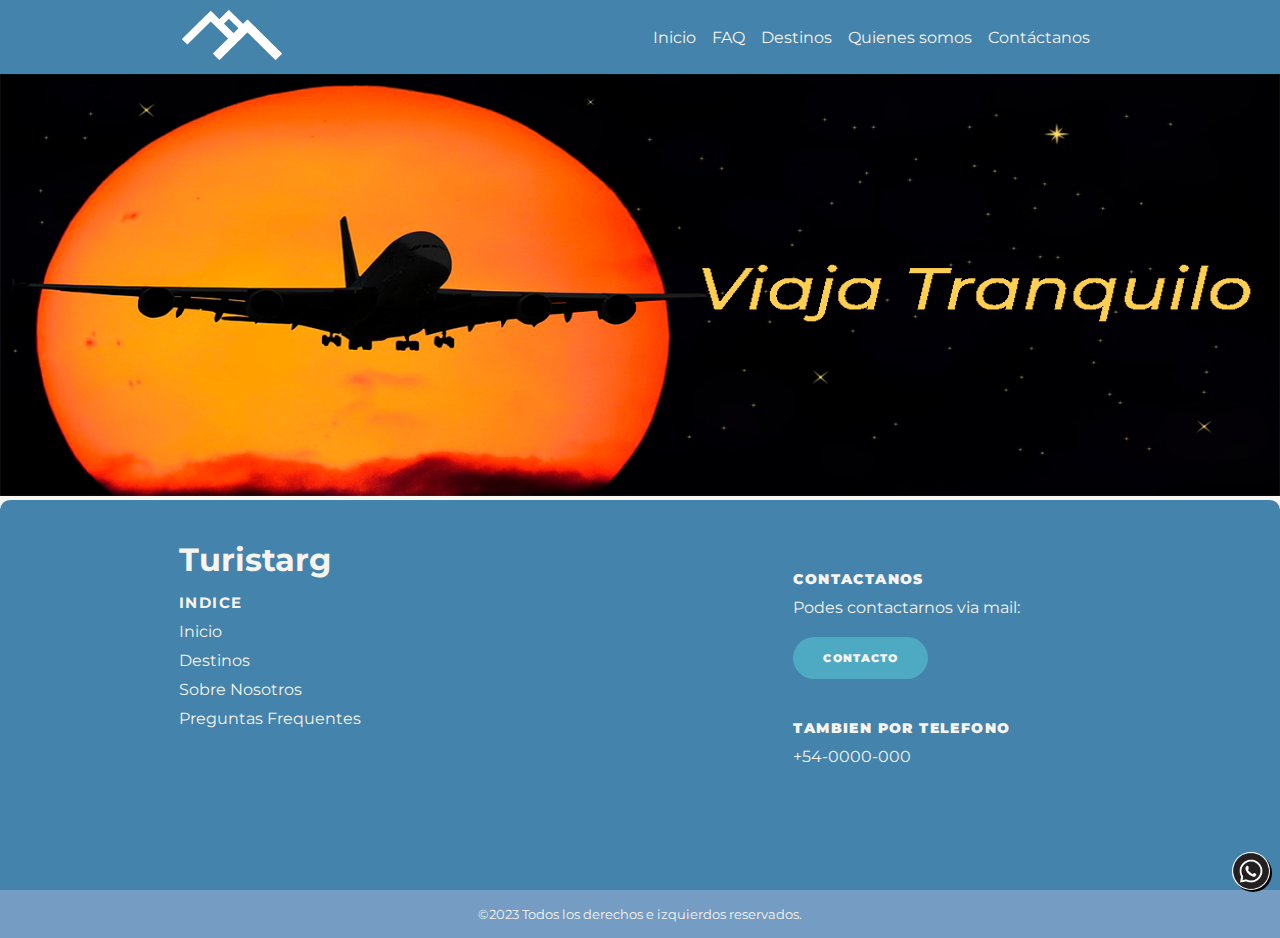
<file: WEB/index.html>
<!DOCTYPE html>
<html lang="en">
<head>
    <meta charset="UTF-8">
    <meta name="viewport" content="width=device-width, initial-scale=1.0">

    <link rel="preconnect" href="https://fonts.googleapis.com">
    <link rel="preconnect" href="https://fonts.gstatic.com" crossorigin>
    <link href="https://fonts.googleapis.com/css2?family=Montserrat:wght@500&display=swap" rel="stylesheet">

    <title>Preguntas frecuentes</title>
    
    
    <link rel="stylesheet" href="./css/barraNavegador.css">
    <link rel="stylesheet" href="./css/footer.css"> 
     <!-- Esto css da formato a todas las paginas por lo que va siempre en todas--->
    <link rel="stylesheet" href="./css/formatoPagina.css"> 
     <!-- Esto es el css de ejemplo base para trabajar cada una de las subpaginas--->
    <link rel="stylesheet" href="./css/maquetado.css">
    <link rel="stylesheet" href="./css/estilos.css">
    <link rel="icon" type="image/x-icon" href="./img/favicon32x32.png">
   
    
</head>
<body>
  <div class="contenedorCuerpo">
  <div class="maquetado">

    <!-- Esto es el nav --->
    <div class="Barra-Navegador">
        <div class="flex-todo">
          <div class="flex-mitad">
            <div class="imagen"> <a href="index.html"><img src="./img/logitoGrande.png" alt="LogoTurismoMarca" id="imagen"> </a></div>
            </div>
            
            <div class="flex-mitad">
                
                        <nav class="flex-menu">
                            
                            <button class="flex-items" id="botontop"><a href="index.html">Inicio</a></button>
                            <button class="flex-items" id="botontop"><a href="FAQ.html">FAQ</a></button>
                            <button class="flex-items" id="botontop"><a href="destinos.html">Destinos</a></button>
                            <button class="flex-items" id="botontop"><a href="acerca.html">Quienes somos</a></button>
                            <button class="flex-items" id="botontop"><a href="contacto.html">Cont&aacute;ctanos</a></button>
                        </nav>              
            </div>
    </div>
    
    
        <nav id="hamburguesa">
            <input type="checkbox" id="menu">
            <label for="menu"> ☰ </label>
            <ul class="menulista">
              <li><a href="index.html">Inicio</a></li>
              <li><a href="FAQ.html">FAQ</a></li>
              <li><a href="destinos.html">Destinos</a></li>
              <li><a href="acerca.html">Quienes somos</a></li>
              <li><a href="./contacto.html">Cont&aacute;ctanos</a></li>
            </ul>
            
          </nav>
        </div class="Barra-Navegador">

      </div>
      <!-- fin del nav --->

    <!-- inicio carrusel --->
      
    <main>  
      <div id="carrusel-contenido">
        <div id="carrusel-caja">
            <div class="carrusel-elemento">
                <img class="imagenes" src="img/sun-2359649_1280.png" >
                
            </div>
            <div class="carrusel-elemento">   
                <img class="imagenes" src="img/argentina2.png">
            </div>
            <div class="carrusel-elemento">   
                <img class="imagenes" src="img/Argentina-Turismo-1.png">                        
            </div>
        </div>
      </div>

<!--fin del carrusel-->
<a href="https://api.whatsapp.com/send?phone=541167391172"  target="_blank"><img src="img/logowhats.jpg" alt="whatsapp" class="ico-whatsapp"></a>

    <!-- Esto es todo lo de la pagina sobre footer --->
    <div class="total-footer">

    <footer class="footer">
     



 <div class="footer-content">
    <div class="footer-content-column">
      <div class="footer-logo">
        <a class="footer-logo-link" href="#">
          <span class="hidden-link-text">LOGO</span>
          <h1>Turistarg</h1>
        </a></div>


      <div class="footer-menu">
        <h2 class="footer-menu-name"> Indice</h2>
        <ul id="indice" class="footer-menu-list">
          <li class="menu-item-linksito">
            <a href="/index.html">Inicio</a>
          </li>
          <li class="menu-item-linksito">
            <a href="/destinos.html">Destinos</a>
          </li>
          <li class="menu-item-linksito">
            <a href="/acerca.html">Sobre Nosotros</a>
          </li>
          <li class="menu-item-linksito">
            <a href="/FAQ.html">Preguntas Frequentes</a>
          </li>
        </ul>
      </div>


    </div>

<!--
    estos no son necesarios por ahora al menos
-->
    <div class="footer-content-column">
      <div class="footer-menu-no-necesarios">
        <h2 class="footer-menu-name"> Tema1</h2>
        <ul id="menu-company" class="footer-menu-list">
          <li class="menu-item menu-item-type-post_type menu-item-object-page">
            <a href="#">Sub1</a>
          </li>
          <li class="menu-item menu-item-type-taxonomy menu-item-object-category">
            <a href="#">sub2</a>
          </li>
          <li class="menu-item menu-item-type-post_type menu-item-object-page">
            <a href="#">sub3</a>
          </li>
        </ul>
      </div>
      
      <div class="footer-menu-no-necesarios">
        <h2 class="footer-menu-name"> Tema2</h2>
        <ul id="menu-legal" class="footer-menu-list">
          <li class="menu-item menu-item-type-post_type menu-item-object-page menu-item-privacy-policy menu-item-170434">
            <a href="#">sub1</a>
          </li>
          <li class="menu-item menu-item-type-post_type menu-item-object-page">
            <a href="#">sub2</a>
          </li>
        </ul>
      </div>
    </div>
    <div class="footer-content-column">
      <div class="footer-menu-no-necesarios">
        <h2 class="footer-menu-name"> Tema4</h2>
        <ul id="menu-quick-links" class="footer-menu-list">
          <li class="menu-item menu-item-type-custom menu-item-object-custom">
            <a target="_blank" rel="noopener noreferrer" href="#">Sub1</a>
          </li>
          <li class="menu-item menu-item-type-custom menu-item-object-custom">
            <a target="_blank" rel="noopener noreferrer" href="#">Sub2</a>
          </li>
          <li class="menu-item menu-item-type-post_type menu-item-object-page">
            <a href="#">Sub3</a>
          </li>
      
        </ul>
      </div>
    </div>

    <!--
    la columna 2 con el contactenos el boton y el telefono
-->
    <div class="footer-content-column">
      <div class="footer-call-to-action">
        <h2 class="footer-call-to-action-title"> Contactanos</h2>
        <p class="footer-call-to-action-description"> Podes contactarnos via mail:</p>
        <a class="footer-call-to-action-button button" href="contacto.html" target="_self"> Contacto </a>
      </div>
      <div class="footer-call-to-action">
        <h2 class="footer-call-to-action-title">Tambien por Telefono</h2>
        <p class="footer-call-to-action-link-wrapper"> <a class="footer-call-to-action-link" href="tel:+54-000-000" target="_self"> +54-0000-000 </a></p>
      </div>
    </div>
<!--
    los link a redes sociales que al final no creo que usemos
-->

    <div class="footer-social-links"> 
      
    
      <a class="footer-social-link twitter" href="#" target="_blank">
        <span class="hidden-link-text">Twitter</span>
        <svg class="footer-social-icon-svg" xmlns="http://www.w3.org/2000/svg" viewBox="0 0 26 26">
          <path class="footer-social-icon-path" d="M 25.855469 5.574219 C 24.914063 5.992188 23.902344 6.273438 22.839844 6.402344 C 23.921875 5.75 24.757813 4.722656 25.148438 3.496094 C 24.132813 4.097656 23.007813 4.535156 21.8125 4.769531 C 20.855469 3.75 19.492188 3.113281 17.980469 3.113281 C 15.082031 3.113281 12.730469 5.464844 12.730469 8.363281 C 12.730469 8.773438 12.777344 9.175781 12.867188 9.558594 C 8.503906 9.339844 4.636719 7.246094 2.046875 4.070313 C 1.59375 4.847656 1.335938 5.75 1.335938 6.714844 C 1.335938 8.535156 2.261719 10.140625 3.671875 11.082031 C 2.808594 11.054688 2 10.820313 1.292969 10.425781 C 1.292969 10.449219 1.292969 10.46875 1.292969 10.492188 C 1.292969 13.035156 3.101563 15.15625 5.503906 15.640625 C 5.0625 15.761719 4.601563 15.824219 4.121094 15.824219 C 3.78125 15.824219 3.453125 15.792969 3.132813 15.730469 C 3.800781 17.8125 5.738281 19.335938 8.035156 19.375 C 6.242188 20.785156 3.976563 21.621094 1.515625 21.621094 C 1.089844 21.621094 0.675781 21.597656 0.265625 21.550781 C 2.585938 23.039063 5.347656 23.90625 8.3125 23.90625 C 17.96875 23.90625 23.25 15.90625 23.25 8.972656 C 23.25 8.742188 23.246094 8.515625 23.234375 8.289063 C 24.261719 7.554688 25.152344 6.628906 25.855469 5.574219 "></path>
        </svg>
      </a>
      <a class="footer-social-link youtube" href="#" target="_blank">
        <span class="hidden-link-text">Youtube</span>
        <svg class="footer-social-icon-svg" xmlns="http://www.w3.org/2000/svg" viewBox="0 0 30 30">
          <path class="footer-social-icon-path" d="M 15 4 C 10.814 4 5.3808594 5.0488281 5.3808594 5.0488281 L 5.3671875 5.0644531 C 3.4606632 5.3693645 2 7.0076245 2 9 L 2 15 L 2 15.001953 L 2 21 L 2 21.001953 A 4 4 0 0 0 5.3769531 24.945312 L 5.3808594 24.951172 C 5.3808594 24.951172 10.814 26.001953 15 26.001953 C 19.186 26.001953 24.619141 24.951172 24.619141 24.951172 L 24.621094 24.949219 A 4 4 0 0 0 28 21.001953 L 28 21 L 28 15.001953 L 28 15 L 28 9 A 4 4 0 0 0 24.623047 5.0546875 L 24.619141 5.0488281 C 24.619141 5.0488281 19.186 4 15 4 z M 12 10.398438 L 20 15 L 12 19.601562 L 12 10.398438 z"></path>
        </svg>
      </a>
      
    </div>
  </div>

  <!--
    la barra de abajo de todo con el copyright
-->
  <div class="footer-copyright">
    <div class="footer-copyright-wrapper">
      <p class="footer-copyright-text">
        <a class="footer-copyright-link" href="#" target="_self"> ©2023 Todos los derechos e izquierdos reservados. </a>
      </p>
    </div>
  </div>
    </footer>



  </div>
</div>
</body>
</html>
</file>
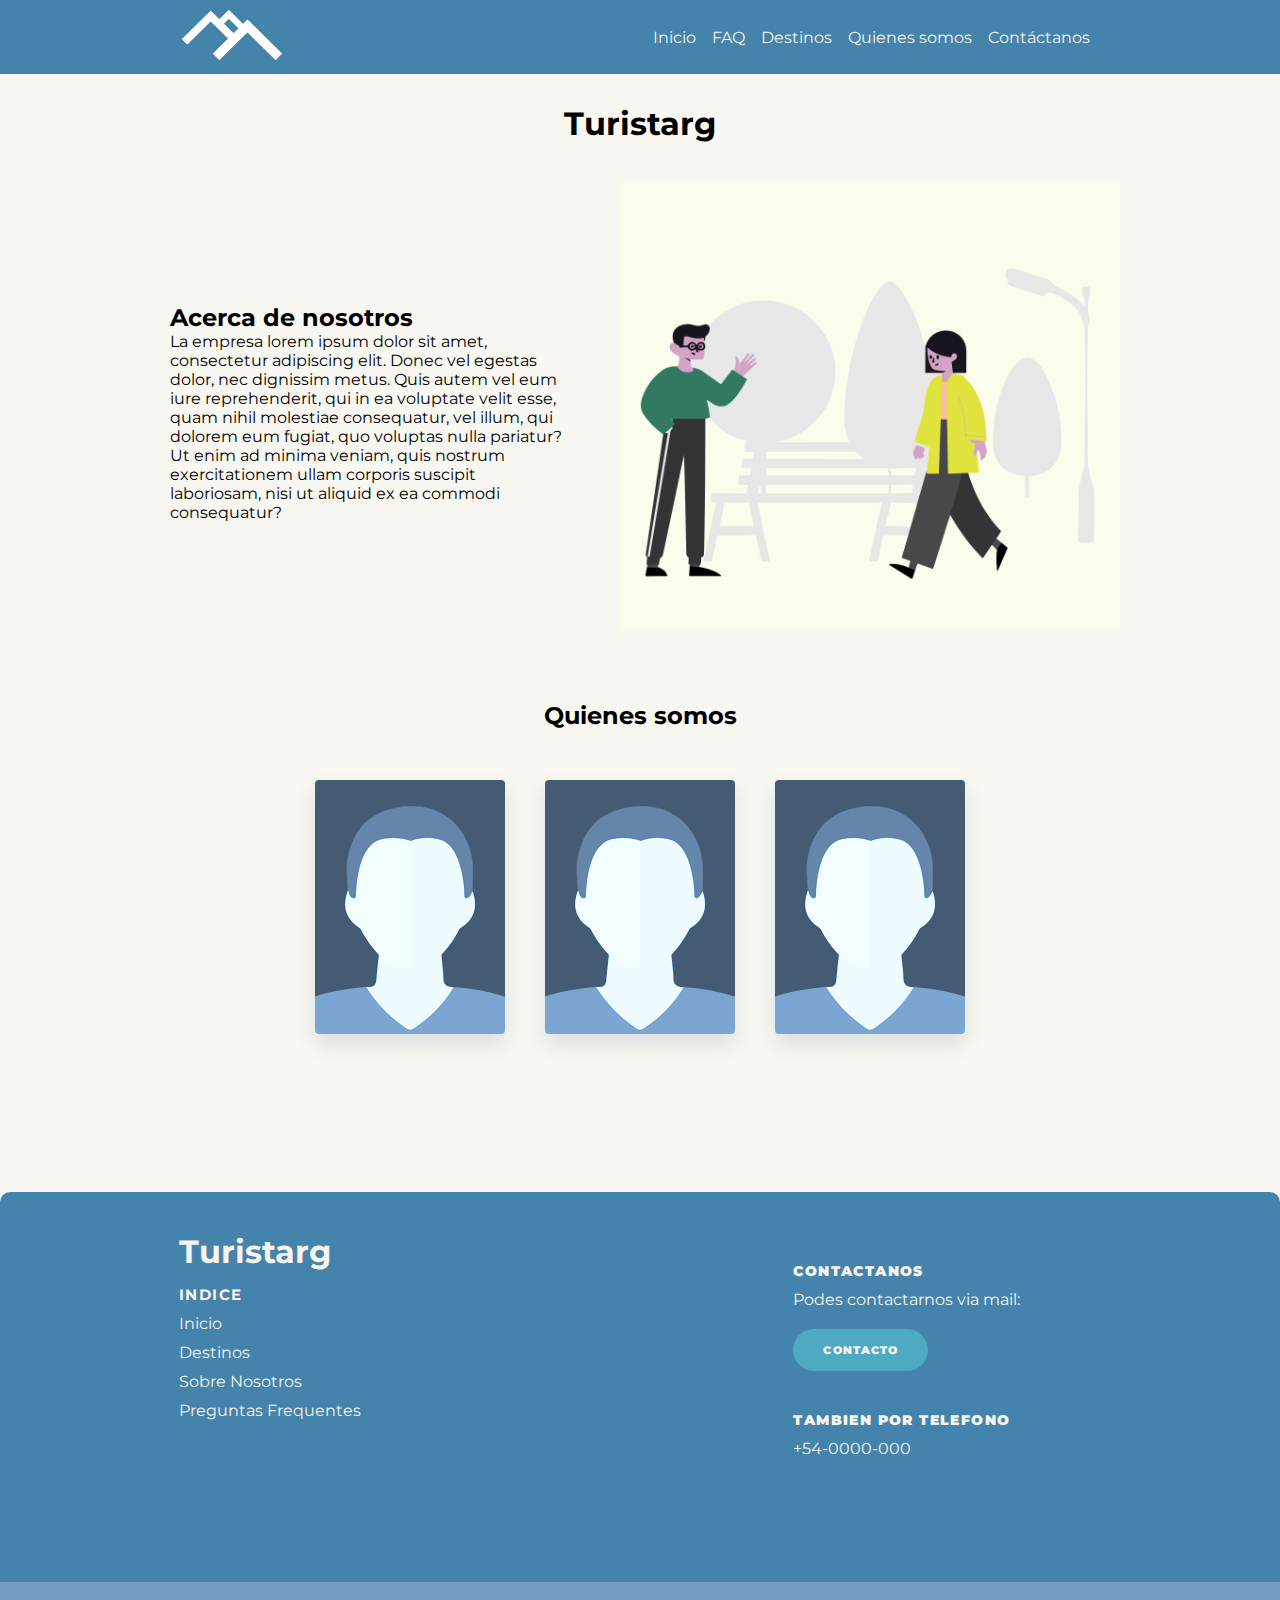
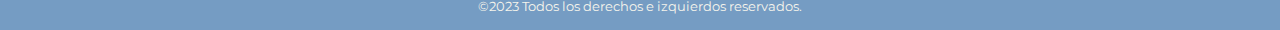
<file: WEB/acerca.html>
<!DOCTYPE html>
<html lang="en">
<head>
    <meta charset="UTF-8">
    <meta name="viewport" content="width=device-width, initial-scale=1.0">

    <link rel="preconnect" href="https://fonts.googleapis.com">
    <link rel="preconnect" href="https://fonts.gstatic.com" crossorigin>
    <link href="https://fonts.googleapis.com/css2?family=Montserrat:wght@500&display=swap" rel="stylesheet">

    <title>Acerca de nosotros</title>
    
    <link rel="stylesheet" href="./css/acerca.css">
    <link rel="stylesheet" href="./css/barraNavegador.css">
    <link rel="stylesheet" href="./css/footer.css"> 
    <link rel="stylesheet" href="./css/formatoPagina.css">

    <link rel="icon" type="image/x-icon" href="./img/favicon32x32.png">
   
    
    
</head>
<body>


 

      
 <!-- Esto es el nav --->
    <div class="Barra-Navegador">
        <div class="flex-todo">
          
            <div class="flex-mitad">
                <div class="imagen"> <a href="index.html"><img src="./img/logitoGrande.png" alt="LogoTurismoMarca" id="imagen"> </a></div>
                
            </div>
            
            <div class="flex-mitad">
                
                        <nav class="flex-menu">
                            
                            <button class="flex-items" id="botontop"><a href="./index.html">Inicio</a></button>
                            <button class="flex-items" id="botontop"><a href="./FAQ.html">FAQ</a></button>
                            <button class="flex-items" id="botontop"><a href="./destinos.html">Destinos</a></button>
                            <button class="flex-items" id="botontop"><a href="acerca.html">Quienes somos</a></button>
                            <button class="flex-items" id="botontop"><a href="./contacto.html">Cont&aacute;ctanos</a></button>
                        </nav>              
            </div>
        </div>
    
    
        <nav id="hamburguesa">
            <input type="checkbox" id="menu">
            <label for="menu"> ☰ </label>
            <ul class="menulista">
              <li><a href="index.html">Inicio</a></li>
              <li><a href="FAQ.html">FAQ</a></li>
              <li><a href="destinos.html">Destinos</a></li>
              <li><a href="acerca.html">Quienes somos</a></li>
              <li><a href="contacto.html">Cont&aacute;ctanos</a></li>
            </ul>
            
          </nav>
        </div>   

       <!-- Primer flex acerca de nos --->
    <div class="sobreNos">
        <h1 class="marcatop">Turistarg</h1>
        <div class="textobox">
            <h2 class="acercade">Acerca de nosotros</h2>
            <p class="parrafito"> La empresa lorem ipsum dolor sit amet, consectetur adipiscing elit. Donec vel egestas dolor, nec dignissim metus. Quis autem vel eum iure reprehenderit, qui in ea voluptate velit esse, quam nihil molestiae consequatur, vel illum, qui dolorem eum fugiat, quo voluptas nulla pariatur?Ut enim ad minima veniam, quis nostrum exercitationem ullam corporis suscipit laboriosam, nisi ut aliquid ex ea commodi consequatur?</p>
        </div>
        <div class="imagenCostado">
            <img src="img/saludo.png"  alt="saludos"/>
        </div>
        
    </div>
     <!-- Segundo flex acerca de nos --->
    <div class="sobreNos2"> 

        <div class="contenedordecartas">   
            <h2 class="quienes">Quienes somos</h2>
            
            
        
            <div class="a">
                <div class="card">

                    

                    <div class="first-content">
                    <div class="card-img"><img src="./img/persona.png" /></div>
                    </div>


                    <div class="second-content">
                        <ul class="social-media"> 
                            <li> <svg xmlns="http://www.w3.org/2000/svg" height="1em" viewBox="0 0 448 512"><!--! Font Awesome Free 6.4.2 by @fontawesome - https://fontawesome.com License - https://fontawesome.com/license (Commercial License) Copyright 2023 Fonticons, Inc. --><style>svg{fill:#628cd5}</style><path d="M64 32C28.7 32 0 60.7 0 96V416c0 35.3 28.7 64 64 64H384c35.3 0 64-28.7 64-64V96c0-35.3-28.7-64-64-64H64zm297.1 84L257.3 234.6 379.4 396H283.8L209 298.1 123.3 396H75.8l111-126.9L69.7 116h98l67.7 89.5L313.6 116h47.5zM323.3 367.6L153.4 142.9H125.1L296.9 367.6h26.3z"/></svg> </li> 
                            <li><svg xmlns="http://www.w3.org/2000/svg" height="1em" viewBox="0 0 496 512"><!--! Font Awesome Free 6.4.2 by @fontawesome - https://fontawesome.com License - https://fontawesome.com/license (Commercial License) Copyright 2023 Fonticons, Inc. --><style>svg{fill:#4f78bf}</style><path d="M165.9 397.4c0 2-2.3 3.6-5.2 3.6-3.3.3-5.6-1.3-5.6-3.6 0-2 2.3-3.6 5.2-3.6 3-.3 5.6 1.3 5.6 3.6zm-31.1-4.5c-.7 2 1.3 4.3 4.3 4.9 2.6 1 5.6 0 6.2-2s-1.3-4.3-4.3-5.2c-2.6-.7-5.5.3-6.2 2.3zm44.2-1.7c-2.9.7-4.9 2.6-4.6 4.9.3 2 2.9 3.3 5.9 2.6 2.9-.7 4.9-2.6 4.6-4.6-.3-1.9-3-3.2-5.9-2.9zM244.8 8C106.1 8 0 113.3 0 252c0 110.9 69.8 205.8 169.5 239.2 12.8 2.3 17.3-5.6 17.3-12.1 0-6.2-.3-40.4-.3-61.4 0 0-70 15-84.7-29.8 0 0-11.4-29.1-27.8-36.6 0 0-22.9-15.7 1.6-15.4 0 0 24.9 2 38.6 25.8 21.9 38.6 58.6 27.5 72.9 20.9 2.3-16 8.8-27.1 16-33.7-55.9-6.2-112.3-14.3-112.3-110.5 0-27.5 7.6-41.3 23.6-58.9-2.6-6.5-11.1-33.3 2.6-67.9 20.9-6.5 69 27 69 27 20-5.6 41.5-8.5 62.8-8.5s42.8 2.9 62.8 8.5c0 0 48.1-33.6 69-27 13.7 34.7 5.2 61.4 2.6 67.9 16 17.7 25.8 31.5 25.8 58.9 0 96.5-58.9 104.2-114.8 110.5 9.2 7.9 17 22.9 17 46.4 0 33.7-.3 75.4-.3 83.6 0 6.5 4.6 14.4 17.3 12.1C428.2 457.8 496 362.9 496 252 496 113.3 383.5 8 244.8 8zM97.2 352.9c-1.3 1-1 3.3.7 5.2 1.6 1.6 3.9 2.3 5.2 1 1.3-1 1-3.3-.7-5.2-1.6-1.6-3.9-2.3-5.2-1zm-10.8-8.1c-.7 1.3.3 2.9 2.3 3.9 1.6 1 3.6.7 4.3-.7.7-1.3-.3-2.9-2.3-3.9-2-.6-3.6-.3-4.3.7zm32.4 35.6c-1.6 1.3-1 4.3 1.3 6.2 2.3 2.3 5.2 2.6 6.5 1 1.3-1.3.7-4.3-1.3-6.2-2.2-2.3-5.2-2.6-6.5-1zm-11.4-14.7c-1.6 1-1.6 3.6 0 5.9 1.6 2.3 4.3 3.3 5.6 2.3 1.6-1.3 1.6-3.9 0-6.2-1.4-2.3-4-3.3-5.6-2z"/></svg></li>  
                            <li><svg xmlns="http://www.w3.org/2000/svg" height="1em" viewBox="0 0 448 512"><!--! Font Awesome Free 6.4.2 by @fontawesome - https://fontawesome.com License - https://fontawesome.com/license (Commercial License) Copyright 2023 Fonticons, Inc. --><style>svg{fill:#5585d8}</style><path d="M224,202.66A53.34,53.34,0,1,0,277.36,256,53.38,53.38,0,0,0,224,202.66Zm124.71-41a54,54,0,0,0-30.41-30.41c-21-8.29-71-6.43-94.3-6.43s-73.25-1.93-94.31,6.43a54,54,0,0,0-30.41,30.41c-8.28,21-6.43,71.05-6.43,94.33S91,329.26,99.32,350.33a54,54,0,0,0,30.41,30.41c21,8.29,71,6.43,94.31,6.43s73.24,1.93,94.3-6.43a54,54,0,0,0,30.41-30.41c8.35-21,6.43-71.05,6.43-94.33S357.1,182.74,348.75,161.67ZM224,338a82,82,0,1,1,82-82A81.9,81.9,0,0,1,224,338Zm85.38-148.3a19.14,19.14,0,1,1,19.13-19.14A19.1,19.1,0,0,1,309.42,189.74ZM400,32H48A48,48,0,0,0,0,80V432a48,48,0,0,0,48,48H400a48,48,0,0,0,48-48V80A48,48,0,0,0,400,32ZM382.88,322c-1.29,25.63-7.14,48.34-25.85,67s-41.4,24.63-67,25.85c-26.41,1.49-105.59,1.49-132,0-25.63-1.29-48.26-7.15-67-25.85s-24.63-41.42-25.85-67c-1.49-26.42-1.49-105.61,0-132,1.29-25.63,7.07-48.34,25.85-67s41.47-24.56,67-25.78c26.41-1.49,105.59-1.49,132,0,25.63,1.29,48.33,7.15,67,25.85s24.63,41.42,25.85,67.05C384.37,216.44,384.37,295.56,382.88,322Z"/></svg></li>
                        </ul>

                        <div class="card-info">
                            <p class="title">Manuel</p>
                            <p class="subtitle">Dev</p>
                          </div>
                          
                      
                    </div>
                </div>
            </div>

            <div class="b">
                <div class="card">

                    

                    <div class="first-content">
                    <div class="card-img"><img src="./img/persona.png" /></div>
                    </div>


                    <div class="second-content">
                        <ul class="social-media"> 
                            <li> <svg xmlns="http://www.w3.org/2000/svg" height="1em" viewBox="0 0 448 512"><!--! Font Awesome Free 6.4.2 by @fontawesome - https://fontawesome.com License - https://fontawesome.com/license (Commercial License) Copyright 2023 Fonticons, Inc. --><style>svg{fill:#628cd5}</style><path d="M64 32C28.7 32 0 60.7 0 96V416c0 35.3 28.7 64 64 64H384c35.3 0 64-28.7 64-64V96c0-35.3-28.7-64-64-64H64zm297.1 84L257.3 234.6 379.4 396H283.8L209 298.1 123.3 396H75.8l111-126.9L69.7 116h98l67.7 89.5L313.6 116h47.5zM323.3 367.6L153.4 142.9H125.1L296.9 367.6h26.3z"/></svg> </li> 
                            <li><svg xmlns="http://www.w3.org/2000/svg" height="1em" viewBox="0 0 496 512"><!--! Font Awesome Free 6.4.2 by @fontawesome - https://fontawesome.com License - https://fontawesome.com/license (Commercial License) Copyright 2023 Fonticons, Inc. --><style>svg{fill:#4f78bf}</style><path d="M165.9 397.4c0 2-2.3 3.6-5.2 3.6-3.3.3-5.6-1.3-5.6-3.6 0-2 2.3-3.6 5.2-3.6 3-.3 5.6 1.3 5.6 3.6zm-31.1-4.5c-.7 2 1.3 4.3 4.3 4.9 2.6 1 5.6 0 6.2-2s-1.3-4.3-4.3-5.2c-2.6-.7-5.5.3-6.2 2.3zm44.2-1.7c-2.9.7-4.9 2.6-4.6 4.9.3 2 2.9 3.3 5.9 2.6 2.9-.7 4.9-2.6 4.6-4.6-.3-1.9-3-3.2-5.9-2.9zM244.8 8C106.1 8 0 113.3 0 252c0 110.9 69.8 205.8 169.5 239.2 12.8 2.3 17.3-5.6 17.3-12.1 0-6.2-.3-40.4-.3-61.4 0 0-70 15-84.7-29.8 0 0-11.4-29.1-27.8-36.6 0 0-22.9-15.7 1.6-15.4 0 0 24.9 2 38.6 25.8 21.9 38.6 58.6 27.5 72.9 20.9 2.3-16 8.8-27.1 16-33.7-55.9-6.2-112.3-14.3-112.3-110.5 0-27.5 7.6-41.3 23.6-58.9-2.6-6.5-11.1-33.3 2.6-67.9 20.9-6.5 69 27 69 27 20-5.6 41.5-8.5 62.8-8.5s42.8 2.9 62.8 8.5c0 0 48.1-33.6 69-27 13.7 34.7 5.2 61.4 2.6 67.9 16 17.7 25.8 31.5 25.8 58.9 0 96.5-58.9 104.2-114.8 110.5 9.2 7.9 17 22.9 17 46.4 0 33.7-.3 75.4-.3 83.6 0 6.5 4.6 14.4 17.3 12.1C428.2 457.8 496 362.9 496 252 496 113.3 383.5 8 244.8 8zM97.2 352.9c-1.3 1-1 3.3.7 5.2 1.6 1.6 3.9 2.3 5.2 1 1.3-1 1-3.3-.7-5.2-1.6-1.6-3.9-2.3-5.2-1zm-10.8-8.1c-.7 1.3.3 2.9 2.3 3.9 1.6 1 3.6.7 4.3-.7.7-1.3-.3-2.9-2.3-3.9-2-.6-3.6-.3-4.3.7zm32.4 35.6c-1.6 1.3-1 4.3 1.3 6.2 2.3 2.3 5.2 2.6 6.5 1 1.3-1.3.7-4.3-1.3-6.2-2.2-2.3-5.2-2.6-6.5-1zm-11.4-14.7c-1.6 1-1.6 3.6 0 5.9 1.6 2.3 4.3 3.3 5.6 2.3 1.6-1.3 1.6-3.9 0-6.2-1.4-2.3-4-3.3-5.6-2z"/></svg></li>  
                            <li><svg xmlns="http://www.w3.org/2000/svg" height="1em" viewBox="0 0 448 512"><!--! Font Awesome Free 6.4.2 by @fontawesome - https://fontawesome.com License - https://fontawesome.com/license (Commercial License) Copyright 2023 Fonticons, Inc. --><style>svg{fill:#5585d8}</style><path d="M224,202.66A53.34,53.34,0,1,0,277.36,256,53.38,53.38,0,0,0,224,202.66Zm124.71-41a54,54,0,0,0-30.41-30.41c-21-8.29-71-6.43-94.3-6.43s-73.25-1.93-94.31,6.43a54,54,0,0,0-30.41,30.41c-8.28,21-6.43,71.05-6.43,94.33S91,329.26,99.32,350.33a54,54,0,0,0,30.41,30.41c21,8.29,71,6.43,94.31,6.43s73.24,1.93,94.3-6.43a54,54,0,0,0,30.41-30.41c8.35-21,6.43-71.05,6.43-94.33S357.1,182.74,348.75,161.67ZM224,338a82,82,0,1,1,82-82A81.9,81.9,0,0,1,224,338Zm85.38-148.3a19.14,19.14,0,1,1,19.13-19.14A19.1,19.1,0,0,1,309.42,189.74ZM400,32H48A48,48,0,0,0,0,80V432a48,48,0,0,0,48,48H400a48,48,0,0,0,48-48V80A48,48,0,0,0,400,32ZM382.88,322c-1.29,25.63-7.14,48.34-25.85,67s-41.4,24.63-67,25.85c-26.41,1.49-105.59,1.49-132,0-25.63-1.29-48.26-7.15-67-25.85s-24.63-41.42-25.85-67c-1.49-26.42-1.49-105.61,0-132,1.29-25.63,7.07-48.34,25.85-67s41.47-24.56,67-25.78c26.41-1.49,105.59-1.49,132,0,25.63,1.29,48.33,7.15,67,25.85s24.63,41.42,25.85,67.05C384.37,216.44,384.37,295.56,382.88,322Z"/></svg></li>
                        </ul>

                        <div class="card-info">
                            <p class="title">Andrea </p>
                            <p class="subtitle">Dev</p>
                          </div>
                          
                      
                    </div>
                </div>
               
            </div>

            <div class="c">
                <div class="card">

                    

                    <div class="first-content">
                    <div class="card-img"><img src="./img/persona.png" /></div>
                    </div>


                    <div class="second-content">
                        <ul class="social-media"> 
                            <li> <svg xmlns="http://www.w3.org/2000/svg" height="1em" viewBox="0 0 448 512"><!--! Font Awesome Free 6.4.2 by @fontawesome - https://fontawesome.com License - https://fontawesome.com/license (Commercial License) Copyright 2023 Fonticons, Inc. --><style>svg{fill:#628cd5}</style><path d="M64 32C28.7 32 0 60.7 0 96V416c0 35.3 28.7 64 64 64H384c35.3 0 64-28.7 64-64V96c0-35.3-28.7-64-64-64H64zm297.1 84L257.3 234.6 379.4 396H283.8L209 298.1 123.3 396H75.8l111-126.9L69.7 116h98l67.7 89.5L313.6 116h47.5zM323.3 367.6L153.4 142.9H125.1L296.9 367.6h26.3z"/></svg> </li> 
                            <li><svg xmlns="http://www.w3.org/2000/svg" height="1em" viewBox="0 0 496 512"><!--! Font Awesome Free 6.4.2 by @fontawesome - https://fontawesome.com License - https://fontawesome.com/license (Commercial License) Copyright 2023 Fonticons, Inc. --><style>svg{fill:#4f78bf}</style><path d="M165.9 397.4c0 2-2.3 3.6-5.2 3.6-3.3.3-5.6-1.3-5.6-3.6 0-2 2.3-3.6 5.2-3.6 3-.3 5.6 1.3 5.6 3.6zm-31.1-4.5c-.7 2 1.3 4.3 4.3 4.9 2.6 1 5.6 0 6.2-2s-1.3-4.3-4.3-5.2c-2.6-.7-5.5.3-6.2 2.3zm44.2-1.7c-2.9.7-4.9 2.6-4.6 4.9.3 2 2.9 3.3 5.9 2.6 2.9-.7 4.9-2.6 4.6-4.6-.3-1.9-3-3.2-5.9-2.9zM244.8 8C106.1 8 0 113.3 0 252c0 110.9 69.8 205.8 169.5 239.2 12.8 2.3 17.3-5.6 17.3-12.1 0-6.2-.3-40.4-.3-61.4 0 0-70 15-84.7-29.8 0 0-11.4-29.1-27.8-36.6 0 0-22.9-15.7 1.6-15.4 0 0 24.9 2 38.6 25.8 21.9 38.6 58.6 27.5 72.9 20.9 2.3-16 8.8-27.1 16-33.7-55.9-6.2-112.3-14.3-112.3-110.5 0-27.5 7.6-41.3 23.6-58.9-2.6-6.5-11.1-33.3 2.6-67.9 20.9-6.5 69 27 69 27 20-5.6 41.5-8.5 62.8-8.5s42.8 2.9 62.8 8.5c0 0 48.1-33.6 69-27 13.7 34.7 5.2 61.4 2.6 67.9 16 17.7 25.8 31.5 25.8 58.9 0 96.5-58.9 104.2-114.8 110.5 9.2 7.9 17 22.9 17 46.4 0 33.7-.3 75.4-.3 83.6 0 6.5 4.6 14.4 17.3 12.1C428.2 457.8 496 362.9 496 252 496 113.3 383.5 8 244.8 8zM97.2 352.9c-1.3 1-1 3.3.7 5.2 1.6 1.6 3.9 2.3 5.2 1 1.3-1 1-3.3-.7-5.2-1.6-1.6-3.9-2.3-5.2-1zm-10.8-8.1c-.7 1.3.3 2.9 2.3 3.9 1.6 1 3.6.7 4.3-.7.7-1.3-.3-2.9-2.3-3.9-2-.6-3.6-.3-4.3.7zm32.4 35.6c-1.6 1.3-1 4.3 1.3 6.2 2.3 2.3 5.2 2.6 6.5 1 1.3-1.3.7-4.3-1.3-6.2-2.2-2.3-5.2-2.6-6.5-1zm-11.4-14.7c-1.6 1-1.6 3.6 0 5.9 1.6 2.3 4.3 3.3 5.6 2.3 1.6-1.3 1.6-3.9 0-6.2-1.4-2.3-4-3.3-5.6-2z"/></svg></li>  
                            <li><svg xmlns="http://www.w3.org/2000/svg" height="1em" viewBox="0 0 448 512"><!--! Font Awesome Free 6.4.2 by @fontawesome - https://fontawesome.com License - https://fontawesome.com/license (Commercial License) Copyright 2023 Fonticons, Inc. --><style>svg{fill:#5585d8}</style><path d="M224,202.66A53.34,53.34,0,1,0,277.36,256,53.38,53.38,0,0,0,224,202.66Zm124.71-41a54,54,0,0,0-30.41-30.41c-21-8.29-71-6.43-94.3-6.43s-73.25-1.93-94.31,6.43a54,54,0,0,0-30.41,30.41c-8.28,21-6.43,71.05-6.43,94.33S91,329.26,99.32,350.33a54,54,0,0,0,30.41,30.41c21,8.29,71,6.43,94.31,6.43s73.24,1.93,94.3-6.43a54,54,0,0,0,30.41-30.41c8.35-21,6.43-71.05,6.43-94.33S357.1,182.74,348.75,161.67ZM224,338a82,82,0,1,1,82-82A81.9,81.9,0,0,1,224,338Zm85.38-148.3a19.14,19.14,0,1,1,19.13-19.14A19.1,19.1,0,0,1,309.42,189.74ZM400,32H48A48,48,0,0,0,0,80V432a48,48,0,0,0,48,48H400a48,48,0,0,0,48-48V80A48,48,0,0,0,400,32ZM382.88,322c-1.29,25.63-7.14,48.34-25.85,67s-41.4,24.63-67,25.85c-26.41,1.49-105.59,1.49-132,0-25.63-1.29-48.26-7.15-67-25.85s-24.63-41.42-25.85-67c-1.49-26.42-1.49-105.61,0-132,1.29-25.63,7.07-48.34,25.85-67s41.47-24.56,67-25.78c26.41-1.49,105.59-1.49,132,0,25.63,1.29,48.33,7.15,67,25.85s24.63,41.42,25.85,67.05C384.37,216.44,384.37,295.56,382.88,322Z"/></svg></li>
                        </ul>

                        <div class="card-info">
                            <p class="title">Bárbara</p>
                            <p class="subtitle">Dev</p>
                          </div>
                          
                      
                    </div>
                </div>
               
            </div>

          

           


            
          

      

        

        
      
      
         
        </div>


    </div>
     <!--Darle aire a la pagina con espaciado-->
  <div class="espaciado"></div>
    
</div>


 <!-- Esto es todo lo de la pagina sobre footer --->
<div class="total-footer">

    <footer class="footer">
     



 <div class="footer-content">
    <div class="footer-content-column">
      <div class="footer-logo">
        <a class="footer-logo-link" href="#">
          <span class="hidden-link-text">LOGO</span>
          <h1>Turistarg</h1>
        </a></div>


      <div class="footer-menu">
        <h2 class="footer-menu-name"> Indice</h2>
        <ul id="indice" class="footer-menu-list">
          <li class="menu-item-linksito">
            <a href="/index.html">Inicio</a>
          </li>
          <li class="menu-item-linksito">
            <a href="/destinos.html">Destinos</a>
          </li>
          <li class="menu-item-linksito">
            <a href="/acerca.html">Sobre Nosotros</a>
          </li>
          <li class="menu-item-linksito">
            <a href="/FAQ.html">Preguntas Frequentes</a>
          </li>
        </ul>
      </div>


    </div>

<!--
    estos no son necesarios por ahora al menos
-->
    <div class="footer-content-column">
      <div class="footer-menu-no-necesarios">
        <h2 class="footer-menu-name"> Tema1</h2>
        <ul id="menu-company" class="footer-menu-list">
          <li class="menu-item menu-item-type-post_type menu-item-object-page">
            <a href="#">Sub1</a>
          </li>
          <li class="menu-item menu-item-type-taxonomy menu-item-object-category">
            <a href="#">sub2</a>
          </li>
          <li class="menu-item menu-item-type-post_type menu-item-object-page">
            <a href="#">sub3</a>
          </li>
        </ul>
      </div>
      
      <div class="footer-menu-no-necesarios">
        <h2 class="footer-menu-name"> Tema2</h2>
        <ul id="menu-legal" class="footer-menu-list">
          <li class="menu-item menu-item-type-post_type menu-item-object-page menu-item-privacy-policy menu-item-170434">
            <a href="#">sub1</a>
          </li>
          <li class="menu-item menu-item-type-post_type menu-item-object-page">
            <a href="#">sub2</a>
          </li>
        </ul>
      </div>
    </div>
    <div class="footer-content-column">
      <div class="footer-menu-no-necesarios">
        <h2 class="footer-menu-name"> Tema4</h2>
        <ul id="menu-quick-links" class="footer-menu-list">
          <li class="menu-item menu-item-type-custom menu-item-object-custom">
            <a target="_blank" rel="noopener noreferrer" href="#">Sub1</a>
          </li>
          <li class="menu-item menu-item-type-custom menu-item-object-custom">
            <a target="_blank" rel="noopener noreferrer" href="#">Sub2</a>
          </li>
          <li class="menu-item menu-item-type-post_type menu-item-object-page">
            <a href="#">Sub3</a>
          </li>
      
        </ul>
      </div>
    </div>

    <!--
    la columna 2 con el contactenos el boton y el telefono
-->
    <div class="footer-content-column">
      <div class="footer-call-to-action">
        <h2 class="footer-call-to-action-title"> Contactanos</h2>
        <p class="footer-call-to-action-description"> Podes contactarnos via mail:</p>
        <a class="footer-call-to-action-button button" href="contacto.html" target="_self"> Contacto </a>
      </div>
      <div class="footer-call-to-action">
        <h2 class="footer-call-to-action-title">Tambien por Telefono</h2>
        <p class="footer-call-to-action-link-wrapper"> <a class="footer-call-to-action-link" href="tel:+54-000-000" target="_self"> +54-0000-000 </a></p>
      </div>
    </div>
<!--
    los link a redes sociales que al final no creo que usemos
-->

    <div class="footer-social-links"> 
      
    
      <a class="footer-social-link twitter" href="#" target="_blank">
        <span class="hidden-link-text">Twitter</span>
        <svg class="footer-social-icon-svg" xmlns="http://www.w3.org/2000/svg" viewBox="0 0 26 26">
          <path class="footer-social-icon-path" d="M 25.855469 5.574219 C 24.914063 5.992188 23.902344 6.273438 22.839844 6.402344 C 23.921875 5.75 24.757813 4.722656 25.148438 3.496094 C 24.132813 4.097656 23.007813 4.535156 21.8125 4.769531 C 20.855469 3.75 19.492188 3.113281 17.980469 3.113281 C 15.082031 3.113281 12.730469 5.464844 12.730469 8.363281 C 12.730469 8.773438 12.777344 9.175781 12.867188 9.558594 C 8.503906 9.339844 4.636719 7.246094 2.046875 4.070313 C 1.59375 4.847656 1.335938 5.75 1.335938 6.714844 C 1.335938 8.535156 2.261719 10.140625 3.671875 11.082031 C 2.808594 11.054688 2 10.820313 1.292969 10.425781 C 1.292969 10.449219 1.292969 10.46875 1.292969 10.492188 C 1.292969 13.035156 3.101563 15.15625 5.503906 15.640625 C 5.0625 15.761719 4.601563 15.824219 4.121094 15.824219 C 3.78125 15.824219 3.453125 15.792969 3.132813 15.730469 C 3.800781 17.8125 5.738281 19.335938 8.035156 19.375 C 6.242188 20.785156 3.976563 21.621094 1.515625 21.621094 C 1.089844 21.621094 0.675781 21.597656 0.265625 21.550781 C 2.585938 23.039063 5.347656 23.90625 8.3125 23.90625 C 17.96875 23.90625 23.25 15.90625 23.25 8.972656 C 23.25 8.742188 23.246094 8.515625 23.234375 8.289063 C 24.261719 7.554688 25.152344 6.628906 25.855469 5.574219 "></path>
        </svg>
      </a>
      <a class="footer-social-link youtube" href="#" target="_blank">
        <span class="hidden-link-text">Youtube</span>
        <svg class="footer-social-icon-svg" xmlns="http://www.w3.org/2000/svg" viewBox="0 0 30 30">
          <path class="footer-social-icon-path" d="M 15 4 C 10.814 4 5.3808594 5.0488281 5.3808594 5.0488281 L 5.3671875 5.0644531 C 3.4606632 5.3693645 2 7.0076245 2 9 L 2 15 L 2 15.001953 L 2 21 L 2 21.001953 A 4 4 0 0 0 5.3769531 24.945312 L 5.3808594 24.951172 C 5.3808594 24.951172 10.814 26.001953 15 26.001953 C 19.186 26.001953 24.619141 24.951172 24.619141 24.951172 L 24.621094 24.949219 A 4 4 0 0 0 28 21.001953 L 28 21 L 28 15.001953 L 28 15 L 28 9 A 4 4 0 0 0 24.623047 5.0546875 L 24.619141 5.0488281 C 24.619141 5.0488281 19.186 4 15 4 z M 12 10.398438 L 20 15 L 12 19.601562 L 12 10.398438 z"></path>
        </svg>
      </a>
      
    </div>
  </div>

  <!--
    la barra de abajo de todo con el copyright
-->
  <div class="footer-copyright">
    <div class="footer-copyright-wrapper">
      <p class="footer-copyright-text">
        <a class="footer-copyright-link" href="#" target="_self"> ©2023 Todos los derechos e izquierdos reservados. </a>
      </p>
    </div>
  </div>
</footer>
</div>
</div>

</div>
</body>
</html>
</file>
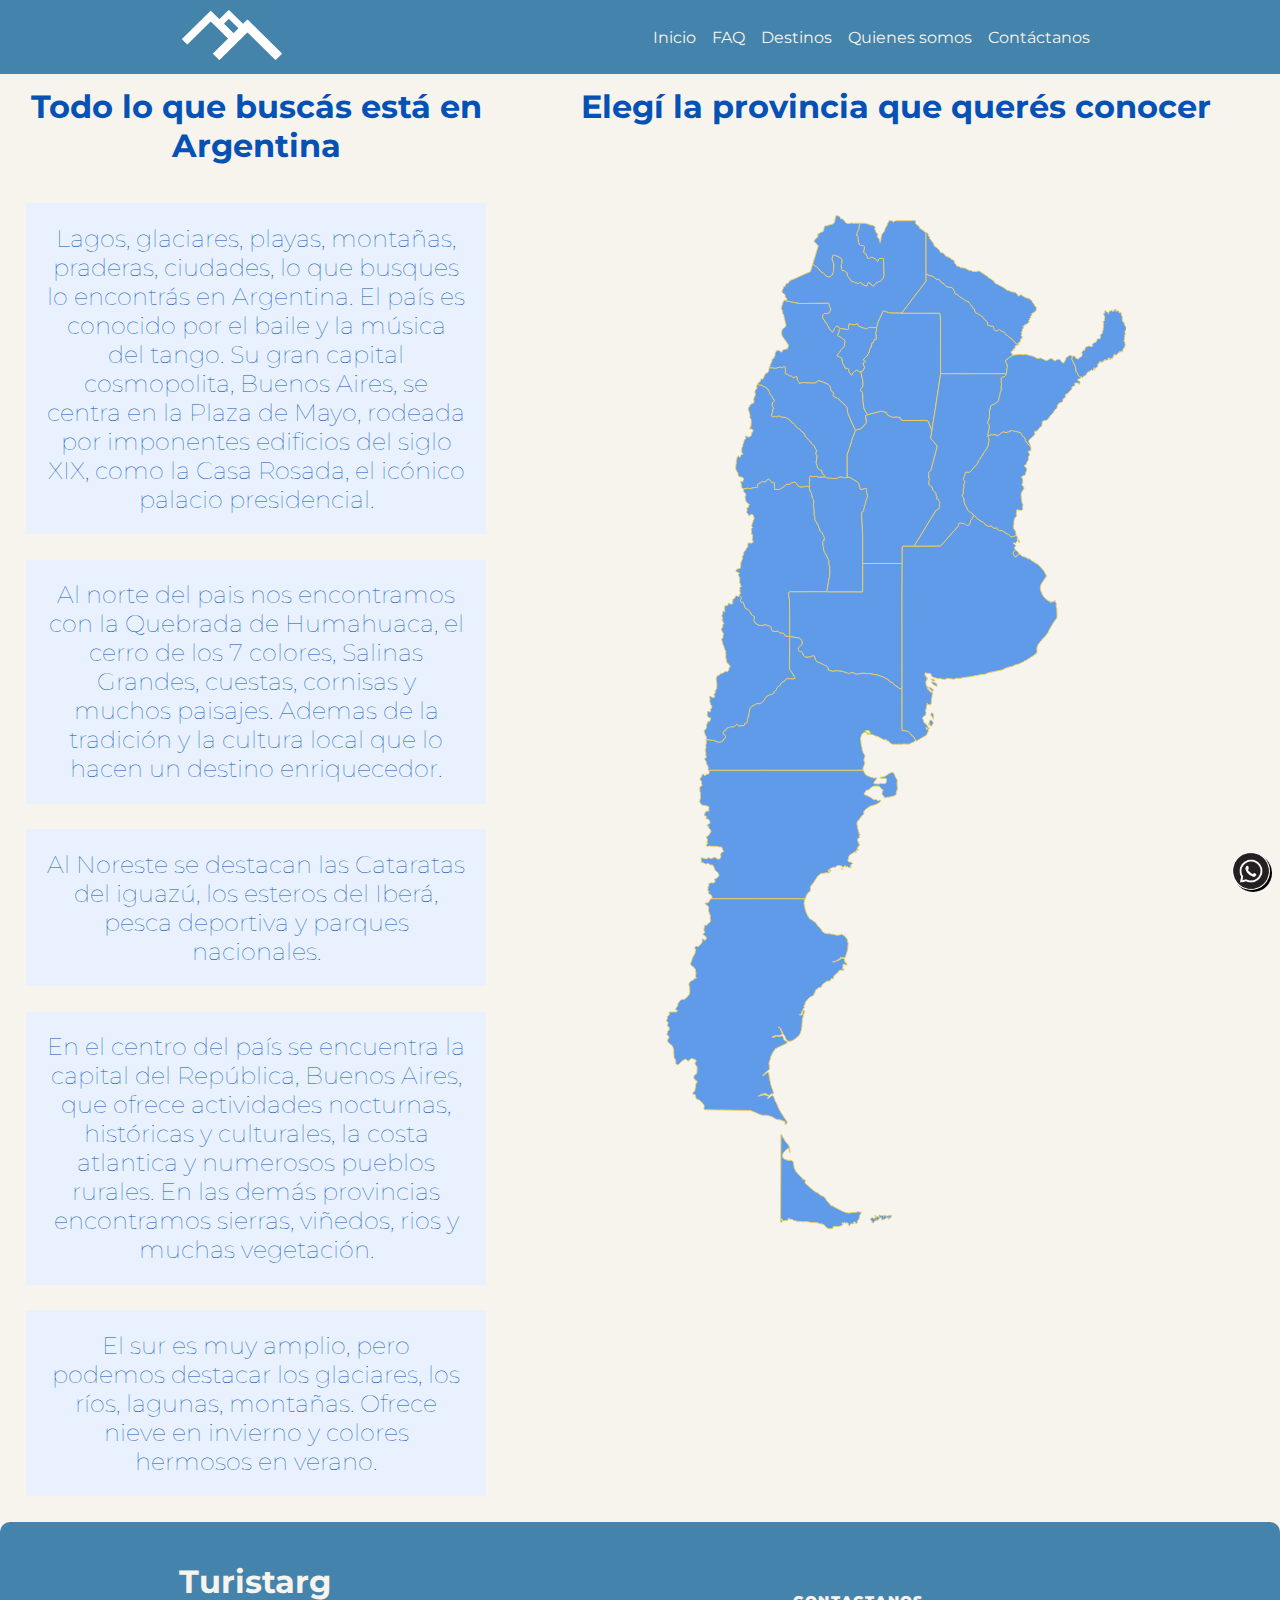
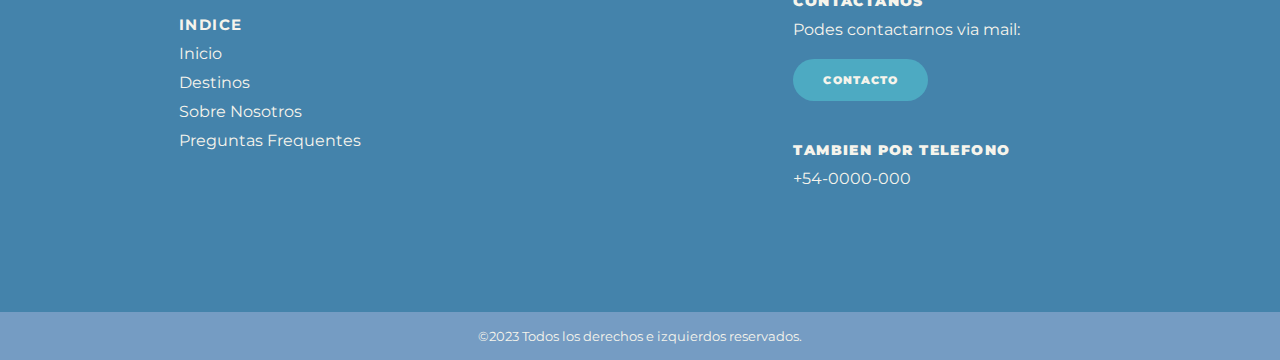
<file: WEB/destinos.html>
<!DOCTYPE html>
<html lang="es">
<head>
    <meta charset="UTF-8">
    <meta name="viewport" content="width=device-width, initial-scale=1.0">
    <title>Destinos</title>
    <link rel=stylesheet href="./css/estilosDestinos.css">
    <link rel="stylesheet" href="https://cdnjs.cloudflare.com/ajax/libs/animate.css/4.1.1/animate.min.css">
    <link rel="icon" href="img/logo5bis2.png">
    <link rel="preconnect" href="https://fonts.googleapis.com">
    <link rel="preconnect" href="https://fonts.gstatic.com" crossorigin>
    <link href="https://fonts.googleapis.com/css2?family=Montserrat:wght@500&display=swap" rel="stylesheet">
    <link rel="icon" type="image/x-icon" href="./img/favicon32x32.png">
</head>
<body>
  <div class="contenedorCuerpo">
    <div class="maquetado">
  
      <!-- Esto es el nav --->
      <div class="Barra-Navegador">
          <div class="flex-todo">
            <div class="flex-mitad">
              <div class="imagen"> <a href="index.html"><img src="./img/logitoGrande.png" alt="LogoTurismoMarca" id="imagen"> </a></div>
              </div>
              
              <div class="flex-mitad">
                  
                          <nav class="flex-menu">
                              
                              <button class="flex-items" id="botontop"><a href="./index.html">Inicio</a></button>
                              <button class="flex-items" id="botontop"><a href="./FAQ.html">FAQ</a></button>
                              <button class="flex-items" id="botontop"><a href="./destinos.html">Destinos</a></button>
                              <button class="flex-items" id="botontop"><a href="./acerca.html">Quienes somos</a></button>
                              <button class="flex-items" id="botontop"><a href="./contacto.html">Cont&aacute;ctanos</a></button>
                          </nav>              
              </div>
      </div>
      
      
          <nav id="hamburguesa">
              <input type="checkbox" id="menu">
              <label for="menu"> ☰ </label>
              <ul class="menulista">
                <li><a href="index.html">Inicio</a></li>
                <li><a href="FAQ.html">FAQ</a></li>
                <li><a href="destinos.html">Destinos</a></li>
                <li><a href="acerca.html">Quienes somos</a></li>
                <li><a href="./contacto.html">Cont&aacute;ctanos</a></li>
              </ul>
              
            </nav>
          </div class="Barra-Navegador">
  
        </div>
        <!-- fin del nav --->
  
    <main>
     
<div class="grid-container">
  <div class="grid-item">
<h2 class= "animate__zoomIn">Todo lo que buscás está en Argentina</h2>

<h3>Lagos, glaciares, playas, montañas, praderas, ciudades, lo que busques lo encontrás en Argentina. El país es conocido por el baile y la música del tango. Su gran capital cosmopolita, Buenos Aires, se centra en la Plaza de Mayo, rodeada por imponentes edificios del siglo XIX, como la Casa Rosada, el icónico palacio presidencial.</h3>
<h3>Al norte del pais nos encontramos con la Quebrada de Humahuaca, el cerro de los 7 colores, Salinas Grandes, cuestas, cornisas y muchos paisajes. Ademas de la tradición y la cultura local que lo hacen un destino enriquecedor.</h3>
<h3>Al Noreste se destacan las Cataratas del iguazú, los esteros del Iberá, pesca deportiva y parques nacionales.</h3>
<h3>En el centro del país se encuentra la capital del República, Buenos Aires, que ofrece actividades nocturnas, históricas y culturales, la costa atlantica y numerosos pueblos rurales. En las demás provincias encontramos sierras, viñedos, rios y muchas vegetación.</h3>
<h3>El sur es muy amplio, pero podemos destacar los glaciares, los ríos, lagunas, montañas. Ofrece nieve en invierno y colores hermosos en verano.</h3>

</div>





  <div class="grid-item" ><h2  class="animate__bounceInDown">Elegí la provincia que querés conocer</h2>
  

 <!-- Codigo para el mapa interactivo-->
 

    <div>  <section class="mapa"> <?xml version="1.0"?>
 <svg version="1.2" viewbox="0 0 1000 2201"  xmlns="http://www.w3.org/2000/svg">
   <a href="" xlink:title="Santa Cruz: Se ubica entre la cordillera de los Andes al oeste y el océano Atlántico al este. El Parque Nacional los Glaciares, donde se encuentra el glaciar Perito Moreno, es conocido por sus paisajes helados en constante cambio. Las ciudades de El Chaltén y El Calafate son centros para explorar Los Glaciares.">
  <path d="M301.8 1483.7l-1.6 5.2-0.4 2-0.1 2.2 0.1 2.4 2.4 11.5 1.7 5.7 1.1 2.7 4.8 9.4 4.3 4.2 4 1.4 0.5 0.6 0.7 1.4 2 1.4 2 0.5 1.1 0.7 0.8 2.1 1.6 1.6 1.8 2.8 0.7 1.7 0.5 0.1 0.7 0.1 0.5 0.2 0.4 1.1 0.4 0.2 0.6 0.4 4.4 5.2 2.9 4.6 2 1.8 4.3 2.3 1.9-0.1 1.6 1.1 2.1-0.7 1 0.5 1-0.1 1.1-0.3 1-0.1 0.8 0.3 1.7 1 0.8 0.2 2.7-0.3 0.9 0.3 0.5 0.4 2.7 0.5 5.2 1.1 5.7-0.5 2.9-1.1 1.3-0.3 1.2 0.2 3 2.1 1.9 0.2 1.1 1.2 0.6 1.9 1.2 1 0.9 1.1 0.4 0.5 2.6 2.2-0.5 1.4 0.9 4 0.6 2.4 0.6 2.3-0.7 5-0.4 7.5-2.8 9.1-2.7 8.2-1 0.5-1.5 0.1-1.3-0.3-2.6-0.4-3-0.1-1.5 1.4-1.6 2.1-1.4 1-1.3 0.5-3.1 1.6-3.2 2.3-1.1 0.3-3.9-0.2-0.8 0.2 2.5 0.9 2-0.2 3.8-2.2 1.2-0.4 2.8-0.7 4.8-2.7 1.3-1.6 2.4-0.5 2.3 0.3 1.4 0.1 0.8 1.1 0.9 3.8 0.7 3.3 1.3 1.4 1.8 0.5 1.5 0.5-1.3 1-0.4 0.8 1.7 1-1.3 0.3-1.3 0.6-1.2 0.2-0.5-1.4-2.6-0.9-1.4 0.6-1 1.6-0.3 1.4 1.1 0.7-0.3 1.9-0.5 0.8-0.1 0.9-1 0.7 0.2 0.7 1.4 1.1 1.7 0.5 0.3 1.2-1 1.5-1.4 0.3-0.4-1-0.9-0.4-1 0.6-1.2-0.1-2.3 0.3-1.5 0.4-0.9 0.6-1.2 0.9-0.4 1.8-0.6 1.1-0.4 0.8-2 1-1.9 0.8-1.3 2.5-1.8 0.7-0.8 1-1 1.6-0.9 2.6 0.7 2.4-0.6 0.3-1.7-0.4-1.7-0.1-1.4 0-0.2 0.4-0.9 0.7 0.3 1.1-0.2 1.6-1.7 1-2.2 0.8-1.5 0-3.8 0.5-2.1 1.8-2.8 1.6-1.2 1.4-1.8 1.4-1.4 2-1 0.7-0.2 1.6-0.3 1.5-1.1 0.5-1.3 0.6-3.6 0.6-2.9 2.5-3.5 2.2-1.1 1.4-0.4 3.8-2 2.2-0.4 1.9-0.3 1.7-2.5 2.1-3.7 1.6-4.2 2.8-7.5 8.5-0.9 2.5-0.8 2.8-0.3 1.7-1 0.9-0.8 0.9-0.2 1.9 1 0.5 0.3 1.3-0.7 0.5-0.4 0.4-0.9 0.4-0.3 0.6-0.2 0.8-0.4 0.8-0.4 1.9-1.3 1.4-1.5 0.6 0.5 0.7 0.6 0.7 0.3 0.8-0.4 0.9-0.7 0.2-0.7 0.7-0.9 0.6 0.6 0.6 0 1-1.4 1.4-2.9 0.4 0 0.5 0.9 0.4 1 0.1 3.4-0.1 1.4-1.5 0.8-2.7-0.1-2 0.7-1.1 0.3-2.2 0.9-1.2 0.5-0.3 0.7 0.2 0.7 1.1 0 1.5-0.2 3-2.1 4.1-0.1 1.4-1 5.2-1.2 5.6-0.3 2.1 0 3.4-0.4 1.8-0.2 3.2 0.3 1.2-1 7.4-1.6 5.2-0.4 1.7-0.8 1.7-0.3 1-0.3 0.4-1.7 3.4-3.1 3.3-4.3 3.7-4.8 3.4-4.6 2.1-4.5 0.8-3.5-0.3-0.7-0.2-0.5-0.6-1.2-2.1-1.1-0.6-1.2-1.9-0.7-1.6-0.4-2-0.9-1.9-1.2-1.7-1.7-1.5-1.1-1.9-0.3-1.7-1-2.7-1.3-1.9-3-5.9-0.9-1-1.2-0.8-1.2-0.5-1-0.1 3.2 2.2 0.6 0.9 0.3 1.2 1.4 2.7 1.7 3.2 0.9 3.4 0.1 1.9-0.8 0.8-1.7 1.2-1.2 0.4-1.2 0.8-1.4 0.2-2-0.5-3.1 0.3-3.6-0.4-1.9 1.4-1.6 0.8-1.5 0-1.9 1.3 0 0.6 1 0 1.2-0.1 2.7-0.2 1.7-1.5 1.3-0.7 0.7-0.2 0.7 0 1.4 0.3 1.6-0.2 2.5 0.6 2.4 0.4 1.6-0.8 1.9-1 0.8-0.1 0.8 0.3 0.4 0.4 0.4 1.6 1 0.6 0.7 0.6 0 1.9 0.4 1.6 0.8 1.5 1.4 1.6 1.1 0.7 1.3 0.2 0.8 0.4 0.6 1 1.4 0.4 0.6 1.1-0.6 1.6-1.7 0.7-1.1 1.1-1 0.7-8.8 4-6.1 3.1-1.6-0.3-1.2 1.2-0.1 1.1-1.6 0.5-0.7 0.2-0.8-0.3-1 0.6-0.2 1.8-1 0.7-2.3 3.3-1.5 2-0.7 1.7-1 2.1-1.7 3-0.8 2-0.8 1.5-0.2 3.5-2.2 6-0.9 3.1-0.4 1.8 0.1 1.3 0.7 2 0.3 5 0 2.5-0.5 2-1.1 0.9-2.3 1.6-2.8 3.1-4.3 3.5-2.2 2.4-1 2.8 1.5-1.5 2.9-2.6 1.8-1.3 3-1.9 1.5-0.9 1.5-0.2 0.4 1.5 0.1 1.5 0.6 3.3 1.1 6.2 0.8 4 0.2 2.4 0.8 1.6 0.4 3.4 0.8 3.5 5 14.4 0.4 1.8 0.1 1.6-0.4 1.4-1 0.9-0.9-0.1-1-0.5-1.4 0-1.1 0.7-1.6 2.2-0.9 0.4-1.4-0.1-1.2-0.3-5.7-3.2-3.7-0.3-0.9 0.1-0.6 0.2-1.5 0.9-2.8 0.3-1.2 0.4-2.3 2.1-2.5 0.9-1.1 0.7 10.9-2.7 2.3-0.3 2.4 0.4 5.2 2.2 2.2 1.1-0.4 1.4-2.7 2.3 0 0.5 1 0 0.9-0.4 4.2-2.3 2.1-1.9 1.3-1.2 1.5-0.3 1.3 0.7 1.9 2.1 3.1 9.2 2.4 3.6 3.7 9 3.4 7.3 8.1 13 6.2 9.1 1.7 2.5 0.5 1.6-0.4 1.1-1.4 1.6-0.8 1.1-0.6 1.2-0.8 0.4-0.4-1 0.3-1-0.6-1.6 0-3-0.3-0.9-1.2-0.3-3.9-1-0.8-0.3-1.6-1-0.9-0.3-9.9-1.7-1.9-0.8-7.5-4.5-10.2-3.3-13.7-0.5-17.4-7.6-6-2.6-4.1 0-56.5-0.8-11.2-0.2-26.6-0.4-2.4-1.6 0.2-3.4 0.6-2.6-0.5-2.3-1.1-1.9-1.5-1.4-3.1-3.9-3.5-3.2-2.2-1.5-4.7-1.6-1-0.8-0.7-1.6-0.4-4.5-0.4-1.3-1.1-1.3-1.2-0.3-1.3 0-1.4-0.3-1-1.9 1.4-2.4 3.5-3.8 0.2-0.6-0.2-2.2 0.2-0.8 0.7-1.2 0.3-0.6 0.2-1.4 0-4.5 0.2-1.8 0.3-1.1 2.2-3.1 0.6-1.2 0-1.1-0.8-1.2-3.8-2.6-1.6-1.8-1.1-2.8 0-1.6 0.4-1.1 1.4-2 0.9-1.6 0.6-0.8 0.8-0.3 1.4-0.3 0.9-1.8 0.5-3.7 0.5-6.8-0.4-3.1-1-2-1.3-1.7-1.4-2.3-0.5-1.3 0-1.2 0.4-1.1 1.8-3.9 0.1-1.3-1-0.6-1.2-0.3-1.9-1.4-6.1-1.5-2.2 1.1-3.4 4.1-2.3 0.1-1-0.7-2.5-2.7-1.1-0.7-1.2 0.3-6.2 3.7-1.8 1.5-3.6 4-2 1.7-2.3 1-2.1 0-1.9-1.6-0.5-2.6 0.1-3.1-0.4-2.9-0.5-1.2-2.1-2.9-0.7-1.3-0.2-1.3 0-4.5-0.6-4.3-0.1-1.5 0.2-3.2-0.1-1.6-0.5-2.5-0.8-2.6-1.1-2.4-1.2-2-0.9-0.9-2.1-1.2-6.2-5.9-0.6-2.1 0.5-2.4 2.6-4.7 0.1-1.1-0.5-1.4-0.6-1-2.7-2.4-0.9-1.2 0.2-0.9 0.7-1 0.6-1 0.2-1.4 0-1.2 0.2-1.1 2.6-2.8 1-1.9-0.1-2.1-1.4-2.5-1.6-1.7-0.8-1-0.3-1.2 0.3-1.4 0.6-1.1 0.5-1.3-0.1-1.5-0.6-1.1-1.5-1.7-0.7-1-0.6-1.5 0.1-0.8 1.5-1.7 0.7-1.3-0.1-1-0.3-1.1-0.1-1.5 0.6-1.3 0.9-0.8 1.9-1.2 0.9-1.1 0.2-0.9-0.4-2.5 0-2 0.6-0.7 15.7-0.3 0.2-1.4 0.5-0.5 1.6-0.5 0.1-0.5-3.3-0.6-1-1.5-0.1-1.9 0.7-1.9 3.2-4.2 0.5-1 0.1-1 0-0.9 0.1-1.2 0.7-1.7 3.5-5.2 2-2 2.3-0.9 4.9-0.6 2.2-0.8 1.9-1.5 3.6-3.9 2.6-3.3 1.4-2.2 0.5-2.3 0.2-2.9-0.3-8.1-1.1-4.1-0.5-3.9 1.9-4.4 2-1.6 2.1-1.2 3.1-1.1 0.9-0.7 1.4-2 0.5-1.1 0.3-0.3 0.7-0.2 0.7 0 1.4 0.5 0.7-0.2 0.4-1-0.5-1.3-0.7-1.3-0.4-1 0.1-1.3 0.6-2.8 0.1-1.5-1.2-9.1-0.4-1.5-1.7-0.6-0.6-0.3-0.4-0.6-0.1-1.3-0.2-0.7-0.9-1.1-0.8-0.4-1-0.2-1.1-0.5-1.6-1.6-1.3-2-0.4-2.4 1-2.4 1.2-2.2 1.3-5.2 0.8-2.5 4.8-8.5 0.5-1.3 0.4-1.1 0.2-1.3 0.1-1.5 0.9-4 0-1-0.9-0.7-1-0.4-0.6-0.6 0.4-1.8 0.8-1.1 0.9-0.7 2-0.8 1.3-0.1 2.7 0.5 1.1-0.3 0.8-0.7 1.3-1.9 4.3-5.2 1-1.8 0.5-1.3-0.1-0.7-0.3-0.8-0.3-1.2-0.1-1.3 0.2-0.8 0.5-0.5 1 0 3.2 2.2 1.7 0.5 1.6-0.9 0.9-1.9 0-2-0.6-2-0.9-1.5-1.4-1.1-3.2-1.9-1-1.4 0.2-1.4 3.3-2.1 1-1.2-0.6-1-1.7-1.6-0.5-1 0.1-1.1 0.8-4.3 0.2-0.6 0.6-0.9 0.1-0.6-0.3-0.6-0.3-0.5-0.2-0.6 0-0.7 0.8-1 1.4-0.4 2.6 0 1-0.4 0.8-0.7 1.3-2.1 0.9-0.9 2.7-1.7 1.7-1.8 0.4-2.3-0.8-5.3 0.1-1.3 0.4-1.1 0.2-1.1-0.2-1.4-3.3-9.2-0.5-2.5-0.1-2.9 0.2-3.3-0.2-2.1-1-1.4-3-2.1-2.4-2.4-0.5-0.2-0.4-0.2-0.3-0.3 0.1-0.8 0.4-0.4 0.7-0.2 3.7-0.5 1.2-0.3 1.1-0.7 0.8-0.9 1-2.1 0.6-1 3.7-4.2 101 0 63.4 0 39.2 0.1 0.1 0z" id="ARG1271" name="Santa Cruz">
  </path>
 </a>
 <a href="" xlink:title="Tierra del Fuego: La provincia de Tierra del Fuego comprende la Isla Grande, la Antártida Argentina y las Islas del Atlántico Sur. La primera, a pesar de estar en el extremo sur del país, es la más visitada, quizá por sus encantos naturales imperdibles. Ushuaia es la capital y un polo turístico de primer nivel, al que se llega por la ruta nacional 3 o por vía aérea.">
  <path d="M248.1 2185.5l0.6-2.8 0-4.7 0.5 0.5 1.2 2.3 0.4 0.8 1 1.2 0.4 0.7 0.2 1.3-0.9 0.7-3.4 0z m216.1-14.8l0.8 0.6 0.9-0.6 0.3 0.5 0.7 0.1 0.7 0.4 1.5-0.5 0.9 0.1 0.6 0.7 0.6 0.8 0.6 0.6 0.6 0 0.3-0.8-0.2-0.9 0-0.7 0.8-0.3 0.3 0.2 0.7 0.9 0.5 0.1 0.4-0.2 0.8-1 0.5 0 0.3 0.5 0.6 1.9 0.5 0.6 0.6-0.1 1.5-1.3 5.5-1.6 1.7 0.6-0.4 0.6 1 0.3 1.1-0.9 1-0.7 0.7 1.3-1.1 0.9-0.4 0.5-0.4 0.7-0.6 1.8-0.4 0.6-0.7 0.3-1 0.1-0.6 0.3-2.5 2.2-0.6 0.1-0.6-0.4 0.3-0.8 0.9-1.9 0.2-0.5-0.3-1.3-0.6-0.2-0.7 0.6-0.7 0.9-0.7 0.7-0.7 0.2-1.8-0.1-0.5-0.2-0.6 0.3-0.2 0.3-0.4 1.4-1.3 0.7-4.6 0.8-0.3 0.9-0.7 0.5-0.8-0.2-0.6-0.9 0.1-1 0.3-1.2 0.6-2-0.9 0.1-0.4 0.2-0.4 0.4-0.7-0.7-0.6 0.1-1.1 1.1-2.7 1.8-0.6 0.6-0.9 1.2-0.6 0.6-0.8 0.4-0.9 0.2-1.7 0 0.4-0.9 0.3-0.3 0-0.6-0.6 0-0.6 0.2-0.5 0.4-0.4 0.6 0.7 0.6-0.7 0.6-2.4 1.2-0.5 0.7-0.8 1.7-0.4 0.6-0.9 0.3-2.6-0.1-0.6-0.2-0.3-0.8 0.3-0.6 0.5-0.7 0.5-0.9-4.5-3 0.3-1.6 1.1-1 1.2-0.9 0.5-0.9 0.7-1 1.5 0.7 2.5 1.8 1-0.2 3-1.3 0.9-0.9-2.7-2.9-0.5-1.3 1.3-0.6 0.4 0.4 1.3 1.9 0.6 0.7 1.7 0.6 0.5-0.2 1-0.8 0.4-0.2 0.9 0 0.4 0.5 0.2 1 0.1 1.3 0.1 0.6 0.4 0.2 0.5-0.2 0.1-0.4-0.1-1.1 0-1.5-0.2-1.2 0.1-1.1 0.6-1.3 0.5 0.1 0.7 0.7z m-215.5 5.8l0.3-69.1 0.1-22.8 0.2-45.1 0.1-22.3 0-22.1 1.7 1.2 0.4 0.7 1 2.6 0.4 0.8 3.3 4.9 3.2 5.9 0.9 1.2 3.4 3.1 1.6 2.1 1.3 2.6 1 3.1 1.8 8.9 0.2 1.3-0.3 1.3-0.5-0.8-0.6-1.8-1.4-6-1.2-0.7-1 0.1-1.2 0.7-1.6 1.2-1.5 1.5-2.5 3.1-3 2.9-1.7 3.9-0.5 2.9 0.7 3.1 2.1 2.4 2.9 2.5 2 0.2 2.3 0.8 3.4 0.9 5.4-0.5 3.9 2.5 1 2.6 0.7 1.7-0.3 2.9 0.2 0.7 0.7 1.6 0.5 3.9 0.4 1.7 2.8 5.5 0.4 1.1 9.5 10.6 3.5 2.7 1.1 1.3 0.2 1.3-0.5 1.3 1.3-0.2 1.1-0.2 1.5 1.1 3.6 1.9 0.4 1-1.3 0.4-0.6 1.5 0.2 2 0.6 1.2 13.7 12.5 7.9 5.9 5.7 2.8 3.3 2.2 0.9 1.6 1.8 1.1 7 3.1 3.3 3.3 2.4 5 5 5 1.3 2.2 1.8 1 0.5 2.1 1.7 0.7 1.5 0.3 2.1 0.7 4.4 2.9 17.2 8.7 0.7 0.2 1.4 0.2 0.7 0.2 1.7 1.6 0.5 0.2 3.9 0.3 3.5 1 12-1.9 2.6 0.4 1.3 0 3.5-1.6 7.7 1.2 0.7 0.5-0.4 1.3-1 1.2-0.8 0.5-0.4 0.8-1.5 4.6 0.2 0.5 0.3 0.9 0.2 0.5-1.7 1.6-0.4 0.6 0.1 0.8 0.3 1 0 0.9-1.1 0.6-1.6 1.5-0.4 0.6-1.3 5.3-0.6 0.7-0.8 0.5-0.6 0.1-1.1-0.3-0.1-0.7 0-0.9-0.3-1.1-1.3-0.9-1.8 0.1-1.1 0.9 0.4 1.7-1.1 1.6-4.1-0.4-1.7 0.5-0.4 0.7-0.2 0.9-0.4 0.8-0.7 0.6-1 0.3-0.8-0.2-0.7-0.7-0.5-1.1-0.1-0.5 0.1-1.2 0-0.7-0.5-1.1-0.6-0.1-1.9-0.2-2.1 0.9-3.3-1.4-1.2 1-3.3-0.8-1 0.8 0.7 1.3 1.1 1.2-0.9 1.5-1.2 1.3-3.4 1.1-2.8 1-4-0.3-6 0.2-2.8 0.9 0.2 1.5-0.2 1.4-2.6 0.7-1.3 0.5-4.5-0.1-4.5-1.7-1.5-0.9-1-1.2-0.9-1.4-0.8-1-4.5-3.3-1.4-0.5-5.7-0.7-4.3-2-15.1-1.1-10.4-1.6-6.4 0.5-13.2-1.5-7.3-1.5-2.3-1.9-4.8-0.5-2.7-1.7-1.5-0.6-0.6 0.8 0.2 2-0.2 0.8-0.7 0.8-9.6 0.9-1.3-0.4-0.9-0.8-1.5-2.4-2.1-2.3-0.3-0.2z" id="ARG1272" name="Tierra del Fuego">
  </path>
  </a>
  <a href="" xlink:title="San Juan:Está ubicada en el centro oeste de Argentina, en la región geográfica de Cuyo. Tiene una superficie de 89 651 km² y una población de más de 681.000 habitantes. La mitad de su suelo es montañoso, lo que la convierte en una fuente incalculable de recursos minerales. La actividad turística en San Juan se desarrolla bajo varios aspectos: cultural, ecológico, rural, de aventura, religioso, deportivo, científico y astronómico, entre otros.">
  <path d="M344.5 568.6l-12.8 0.7-1.9-0.4-0.8-0.4-0.6-0.6-1.1-0.4-1.1-0.3-1.1 0-1.7 0.5-4.2 0.3-1.1-0.1-0.7-0.1-1.6-0.5-2.1-0.5-1.1 0.7-0.5 0.5-0.4 0.7-0.1 0.4-0.1 0.7 0.1 0.7 0.2 1.4 0.1 0.6-0.1 1.1 0.3 0.9 0.1 1-0.9 2.9-0.2 1.2 0.1 1.4 0.1 0.9 0 3.6 0.1 1.9-0.1 4-3.7-2.6-1.3-0.3-0.5 0.5-0.6 0.2-0.7 0.1-3.3 0-3 0.7-1.4 0.2-0.4-0.1-0.8 0.4-0.5-0.1-0.3 0.1-0.9 0.3-4.6-0.8-0.4-0.2-1.1-1.8-0.7-0.6-0.7-0.6-1.9-0.9-0.6-0.6-0.5-2-0.5-0.8-1.3-1.4-1.8-1.1-1.7-0.1-5.6 1.5-0.5 0.3-1.9 1.6-1.8 0.8-1.1 0.3-6 0.4-0.7 0.4-0.4 0.5-0.7 1.2-1.7 1.3-8.8 6.1-2.6 1.4-9.8 0.1-0.5-0.2-0.3-0.4-1-14.8-0.4-0.3-0.7 0-2.4 0.5-1.7-0.1-0.7-0.4-0.9-1-0.7-1-0.5-1-2.1-2.5-1.1-1-0.7-0.2-0.8-0.1-0.4 0-0.6 0.3-0.8 1.4-0.7 0.4-0.6 0.1-0.6 0.2-0.3 0.3-0.3 0.5-0.6 1.7-0.6 0.7-0.8 0.3-0.8 0.2-2.5-0.5-2.7-0.1-1.3 0.2-0.3 0.1-1 0.6-1.3 1-0.5 0.4-1.1 0.5-3.1 1-1 0.6-0.4 0.4-0.3 0.6-0.2 0.7 0.2 3.4-0.1 0.7-0.1 0.7-0.4 0.6-0.6 0.5-0.6 0.3-0.4 0.2-5.8 0.3-9.8 2.4-2.2-0.5-1.2-0.5-2.1 0-7.6 1.2-0.6 0.3-0.7-0.9-1.1-0.5-0.9-0.2-0.6-0.4-0.4-1.5 0-0.5 0.1-1.1 0-0.5-0.2-0.7-0.6-1.3-0.1-0.7 0.1-0.5 0.3-1 0.1-0.5-0.2-0.4-0.8-0.7-0.2-0.5 0-1.2-0.1-0.4-0.3-0.6-0.9-0.9-0.2-0.5 0.1-0.7 0.7-0.6 1.1 0.2 2.1 0.8 1.2-0.1 0.5-0.5 0.4-2.2 0.5-0.8 0.5-0.7 0.3-0.8-0.1-1.1-0.6-1-1-1.1-1-1-0.9-0.5-2.2-0.3-1.8 0.1-1.7-0.5-1.8-1.9-0.6-1-0.4-1.4-0.3-1.4 0.1-2.5-0.5-1-1.5-1.7-2.7-5.4-0.4-1.5-0.1-1.1 0.5-2.5 0.2-2.2-0.1-2.2 0.2-1.1 0.9-1.8 0.1-1.1-0.2-1.3-0.4-1.1-0.1-1.1 1.1-2.3 0.2-1 0-2.3 0.1-1.2 0.3-0.9 2.8-4.4 0.6-0.5 1 0.5 0.3 1.3 0.3 1.3 0.6 0.7 0.7-0.2 0.8-0.7 0.6-1 0.5-1.7 0.4-1.1 1.2-1.8 0.9-0.5 2.2 0.3 0.6-0.1-0.1-0.8-0.6-0.8-1.5-1.3-0.8-0.9-0.5-0.9-0.2-1.1 1-8 0.7-2.1 0.3-0.4 0.9-1.2 0.3-0.7-0.1-0.6-0.1-0.6 0-0.7 0.2-1.2 0.3-0.9 0.9-1.8 0.8-2 0.9-4.4 1-1.7 0.9-0.6 0.8-0.4 0.6-0.6 0.4-1.1-0.2-1.2-1.3-2.2 0-1 1.3-0.6 4.2 2 1.7 0.5 1.8-0.5 1.5-0.8 1.3-1.1 1.3-1.5 0.5-1 0.1-1.1 0.1-2.2 0.2-1 0.4-1 0.5-0.5 0.9-0.4 0.5-0.4 0.6-2.2-0.7-2-1.5-1.5-1.9-0.7-2 0.2-0.8-0.1-0.3-1 0.2-0.8 1.7-2.7 0.7-2.1 0.3-2.1 0.3-7.8-0.6-5-0.5-0.8-1.3-1.1-0.5-1.1 0.1-1.3 0.2-1.8 0-1.7-1.2-5.5-0.2-0.6-0.3-0.7-0.4-0.5-0.5-3-0.3-0.8-0.5-0.8-0.3-0.8-0.1-0.9 0.2-2.8 0.4-1.2 1.1-0.6 0.5-0.2 0.5-0.3 0.5-0.5 0.3-0.5-0.1-0.4-0.6-0.8-0.1-0.3 0.3-0.3 0.5-0.3 0.7-0.7 1.4-0.8 0.5-0.6 0.3-0.6 0.1-0.5 0.2-0.3 0.8-0.3 2.5-0.5 1.1-0.5 0.9-1.2 0.4-1.3 0-1.5-0.3-2.9-0.2-1.1 0-1.2 0.2-1.1 0.4-1.1 0.5-0.9 0.6-0.7 0.3-0.5 0-1 0.1-0.5 1.4-2.6 0.2-1.1-0.2-1.2-0.7-2.4-0.3-1.3 0.2-2 0.6-1.8 0.9-1.7 1.1-1.5 0.4-0.3 0.7-0.3 0.2-0.7 0.1-6 0.9-3.2 3.4 0.9 0.4 0.2 1 0.6 0.8 0.4 0.7 0 0.6 0 1.3-0.5 0.9-0.2 0.7 0.6 0.8 1.4 0.5 0.6 0.6 0.3 0.9 0.3 2.5-0.2 0.8 0.4 7.4 6.2 1.4 1.6 0.7 2 0.7 1.3 0.6 1.8 0.4 2.2 0.5 1.6 3.4 3 0.8 1 0.6 1 0.5 1.9 0.8 2.1 0.4 0.6 0.5 0.6 1.3 0.9 0.5 0.6 0.3 0.4 0.4 0.7 0.3 0.7 0 0.5-0.1 0.6-0.5 0.9-0.5 0.4-1.2 0.4-0.5 0.4-0.5 0.5-1.3 2.3-0.2 1.8-0.1 2.6 0.3 2.2 0.7 0.9 0.9 0.8 0.4 1.1 0.5 0.9 0.3 0.4 0.1 0.7-0.3 0.5-0.6 0.3-0.5 0.2-0.3 0.5-0.2 0.8-0.3 3.4 0.3 1.6 0 0.5-0.3 0.9-0.7 1-0.7 1.1-0.3 1-0.3 2.9 0.1 1.6 0.1 0.7 0.4 0.6 1.8 0.8 1.2-0.1 2.8-0.9 1 0.1 1.4 0.6 0.6 0.1 0.7 0 0.9-0.2 2.6-1.1 1.4-0.3 1.3-0.2 1 0.3 2.9 1.9 0.9 0.3 1.3 0.1 0.7 0 1.2-0.2 0.7-0.1 1.5 0.2 6.2 2.1 1.5 0.1 0.4 0.2 0.3 0.3 1.2 1.9 0.8 0.8 2 1.4 2.9 1.9 0.6 0.6 0.4 0.6 0.7 1.9 0.7 0.4 2.2 0.7 1.1 0.8 2.5 2.5 0.2 0.9 0.4 1.1 0.6 0.6 1.8 1.1 0.7 0.7 1.3 2.1 0.7 0.7 1.3 1.1 0.7 0.4 2.5 1 0.7 0.7 1.3 2.1 0.5 0.6 7 5.5 0.4 0.5 1.5 2.5 0.7 1.4 0.5 2.4 0.3 0.9 0.6 0.7 3.3 2.1 0.6 0.7 1.3 2.5 0.3 0.5 0.7 0.7 2 1.8 1.1 0.7 0.5 0.4 0.8 0.8 2.3 3.8 0.4 0.5 1.3 2 0.7 0.7 2.1 1 0.7 0.5 0.5 0.7 2 4.9 0.6 0.9 0.6 1 0.8 1.5 1 1.4 0.1 0.8-1.9 6.1 0.2 1.7 2.8 2.5-2.2 16 0.5 1.4 1.7 3.5 0.4 1.2 0 3.2 0.1 0.6 0.6 1 4.1 4.1 0.5 0.3 1 0.4 2.9 0.3 0.4 0.2 0.2 0.3 0.2 0.8 0 1.3 0.6 2.4 0 1.7 0.4 0.8 0.5 0.4 0.4 0.2 0.7-0.1 0.4 0.2 0.5 0.5 1.3 2.4 1.3 3.6z" id="ARG1273" name="San Juan">
  </path>
  </a>
  <a href="" xlink:title="Chubut: Ubicada en vastas llanuras entre la cordillera de los Andes y el océano Atlántico. La remota península Valdés alberga ballenas francas australes, elefantes marinos y pingüinos. La ciudad de Puerto Madryn se ubica en la playa y es una vía de acceso a la península Valdés y a Punta Tombo, que alberga una colonia de crianza de pingüinos de Magallanes.">
  <path d="M381.4 1418.6l0.4 0.6 0.8-0.1 0.4 0.4 0.8 0.5-0.2 0.6-1-0.5-1.1-0.1-1-1-0.5-0.8 1.4 0.4z m20.6-2.6l0.7 0.6-0.7 0-1-0.1-0.6 0.2-0.6-0.7 0.6-0.6 0.6 0 1 0.6z m26.4-210.4l2.5 5.6 1.6 2.3 1.9 1.8 3.9 2.7 0.6 0.1 1.1 0 0.6 0 0.4 0.3 0.8 0.7 1.2 0.6 1.3 0.5 1 0.2 2.5 0.1 1.1 0.3 1 0.8 1.1 0.8 1.2-0.2 1.2-0.5 1.2-0.3 1.4 0.1 0.6 0.2 0.5 0.4 0.7 1 0.2 0.4-1.4 0.6-1 1-3.8 5.6-0.3 0.7-0.5 2.1 0.4 0.5 1.4 0.4 4.1-0.3 2 1 1.7 0 1.8-0.3 1.1-0.4 1.1-0.6 0.8-0.3 9.4 0.7 1.2-0.3 0.5-1.1 0.3-0.2 1.4-1.4 0.3-0.7 0.1-0.4-0.1-1.6-0.2-0.4-0.1-0.4 0.1-0.2 0.5-0.4 0.1-0.4-0.1-0.8-0.5-1.3-0.1-0.6-0.4-0.9-1.1-0.4-2.2-0.3-5.5 0.2-2.6-0.3-2.2-1.3 1.7-0.9 7.2-1 6.2-3.5 4-3 4.4-2 3-0.9 2.1 0.5 1.8 1.8 1.2 2 1.5 4.1 0.2 1.2 0.3 1.1 0.8 0.9 1.6 1.5 1.1 2.4 0.4 2.8-0.3 6.8 0.9 10.3-0.7 2.7-1.2 2.9-0.8 2.7 0.6 2.5-2.5 3.4-3.3 1.6-10.3 2.4-3.1 0-1.1 0.1-2.2 1.2-1.9 0.3-1.5-1.1-1.2-1.4-1.7-2.6-0.9-1.1-1-0.5-0.9-0.7 0-1.6 0.4-1.6 0.3-0.8 1-4.1 0.5-0.6 0.6-0.2-0.3-0.6-1.1-1-1-0.5-0.3-0.3-0.4-0.6-1.8-1-0.7-0.8-0.2-1.2-0.6-1-1.1-0.7-2.1-1-2.5-0.7-5.2 0-3.7 0.6-1.2 0.4-1.2 0.6-1.3 1.2-1.7 0.3-0.6 0.4-0.4 0.4-2.2 3-0.9 0.9-0.9 0.4-2.5 0.3-2.5 0.7-1.2 0.9-0.6 1-0.4 1.2-0.7 1.3-1.6 1.7-0.3 1.1 0.3 1.6 0.8 1 2 0.5 1.6 1.3 3.2 1 6.2 3.1 1.6 1.1 2 1.9 1 0.7 1.6 0.4 1.1 0.6 0.6 0.2 0.7 0 1.3-0.4 1.3-0.1 0.5 0.1 0.4 0.2 0.8 0.9 0.9 0.5 0.4 0.4 1 0.7 1.3-0.1 4-1.6 0.6-0.1 0 0.3 0.7 1.8-0.3 0.8-1 1.2-6 4-5.9 2.4-10 3-9 6.3-1.5 2.1-1 0.9-1 0.8-0.9 0.3-0.5 1.6 0 1.2 0.3 1.2 0.2 1.5-0.3 1.2-0.8 0.7-1 0.7-4.1 4.3-1.8 3.5-0.9 1.2-2.7 2.4-0.6 0.4-1.9 3.5-0.1 0.7-0.7 1.1-0.2 0.6 0.1 4 0.2 1.1 1.1 2.3-0.3 0.9-0.3 1.4 0 1.4 0.4 0.6 0.7 0.5 0.4 1.2 0.3 1.3 0.3 1 0.3 1-0.3 2.6 0.2 0.9 0.7 0.3 0.9-0.3 0.6 0.8-1.2 0.9 0.5 1.6 0 1.1 1 0.7 1.8-0.1-1.3 1.1-1 1.1-0.3 1.2 0.2 2.1 0.6 0.3 0.4 1.3-0.8 0.4-1.6 0.4-1 0.4-0.8 0.9-0.5 2.3 0.1 1.7 0.1 1.1 1 1.5 0.4 0.3 0.4 0.5-0.2 0.7 0.3 1.3 0.7 0.4-0.2 0.5-0.1 0.6 0.6 0.8 0.8 0 0.4 0.3 0.1 1.2 0.2 0.7-0.6 0.3-0.3 0.6-0.1 0.6-1.2 0.1-0.3 0.5-0.2 0.7-0.5 0.1-0.3 0.4 0.3 0.3 0.1 0.3-0.5 0.2 0.3 0.4-0.2 0.2-0.5-0.1-0.4-0.4-0.3 0.2-0.1 0.4 0.3 0.4-0.2 0.3-0.3 0.2-0.2 0.3-0.4 0.2-0.2 0.5 0.3 0.2 0.5 0.1 0.2 0.4-0.5 1.2 0.4 0.4 0.6-0.2 0.3-0.1 0.7 0.2 0 0.4-0.3 0.3 0 0.4 0.4 0.2 0 0.4-0.5 0.1-0.7-0.2-0.3 0.3-0.2 0.8-0.3 0.1-0.2-0.4 0.2-0.7-0.3-0.6-0.6-0.1-0.5 0.2-0.2 0.4-0.7-0.2-0.4 0.3 0 0.3 0.2 0.6 0.4 0.3 0 0.5-0.4 0.2-0.6-0.2-0.3 0.3-0.3 0.5 0.2 0.6 0.5 0.4 0.4 0.1 0.3 0.3 0.5 0.1-0.1 0.5-0.5 0.4-0.3-0.1-0.1-0.6-0.3 0-0.3 0.3-0.3 0.9-0.3-0.3-0.4-0.3-0.1-0.6-0.4-0.2-0.2 0.1-0.4-0.4-0.4 0.3-0.6 0.2-0.6 0-0.2 0.4 0 0.6 0.2 0.7-0.7 0-0.2 0.3-1 0-2.2 1-1.7 2-1.1-0.3-2.2 1.7-0.9 1.1-0.5 1-0.7 1.1-0.5 1.5 0.1 2-0.1 1.1-0.2 1-0.2 0.6-0.7 0.2-0.5 0.4 0 1.5 0.4 0.4-0.3 0.2-0.1 0.6 0.6 1.6 0.9 0.3 0.6-0.1 0.2 0.3 0.4 0.1 0.4 0.8 0.9 0 0.7-0.4 0.8 0.3 1 0.8 1.2-0.3 1 1.1 0.9 0.3 0.7 1.2-0.6 0.1-0.7 0.8-0.6 0.4-0.3 0.4-0.4 0.4-0.7-0.3-0.4 0.6-0.5 0.5 0.3 0.8 0.6 0.7 0.2 0.9-0.9-0.2-0.5-0.4-0.5 0.6 0.2 0.4 0.7 1.1-2 1.4-1.1-0.4-1 0.1-0.3 1.3-2.2-1.9-0.8-0.8-1.7 0.2-0.9 0-0.7 0.9-0.7-0.3 0.1-1.3-0.6-1-0.8 0.1-0.8-0.1-0.8 0.4-0.1 1.3 0.2 0.9-1.1 0-1.4 0.6-1.4-0.4-1-1.4-1.6-1.4-1.4 0.1-3.3-1.1-2.9 0.5-1.6-0.2-1 1.6-2 1.7-1.1 1.3-0.9-0.7-0.8-0.3-1.7 0-0.8 0.2-0.3 0.6-1.1-0.2-0.5 0.8-3.2 1-1.4 0.8-1.4 1.4-0.1 1.6 2.5 0.8 1.1 0.5-1 1.4-4.9-2-0.8-0.1 0 1.9 2.2 0.6 1.1 1.3-0.1 1.6-1.9 0-5.4-0.1-5.8 1.1-4.2 0.4-3 1.5-1.6 1.5-2.4 1.9-2.8 3.3-1.6 2.9-1.9 2.5-1.6 2.5-1.7 2.9-1.1 1.9-2.4 2.3-1.2 2.1-0.7 0.8-1.2 0.9-0.6 1.4-0.6 1.9 0 2.2 0.1 1.1 1 0.9-0.3 0.8-0.3 0.3-0.9 0.2 0 1-0.3 0.9 0.1 0.4 0.4 0.6-0.2 0.7-0.6 0.6-1-0.3-1.6 1.3-0.7 0.7-0.7 0.5-0.9 2.6-1.5 1.2-0.5 1.4-1.1 1.3-0.6 1.3 0.8 1.8-1.3 0.6-1 1.9-0.2 0.5-0.1 0-39.2-0.1-63.4 0-101 0 1.9-2.1-0.7-2.6-0.8-2-1.2-1.6-1.8-1.1-2.1-0.8-0.8-0.7-0.3-1.2 0.3-1.1 0.4-1 0.1-1.1-0.7-1.3-1.3-1.3-0.5-0.7-0.1-1.2 0.1-0.5 0.8-1.3 0.1-0.7-0.3-0.9 0-0.5 0.1-1.2 0.1-0.8 0.9-1.8 1-1.1 0.1-0.5-0.2-0.5-0.7-0.8-0.2-0.2 0.8-1.7 1.8-1.1 2.1-0.7 1.6-0.3 3.9 0.3 1.8-0.4 1.8-1.4 0.6-1.2-0.2-1-1-2.1-0.4-1.5 0.1-0.7 5-2.1 0.9-0.6 0.8-0.8 1.2-1.9 0.8-0.7 1.1-1.6-0.3-2.3-1-2.4-1.3-1.8-1.6-1.6-2.7-1.9-1.9-2.6-0.5-0.8-0.9-3.2-2-4.3-1.7-2-1.7-0.2-1.9 0.3-2.1-0.4-0.8-0.6-1.3-1.7-0.7-0.6-1.2-0.3-1.1 0.1-1.2 0.4-1 0.6-2 0.3-2-1-2-1.3-2.1-0.8-2.1 0.2-1-0.3-0.4-1.1 0.3-2.4 0-1.1-0.7-3.9 0.6-1.5 1.4-0.4 1.9 0.7 1.2 0.5 6.6 1.3 1.2-0.2 0.9-0.7 0.6-0.8 0.7-0.7 1.2-0.2 1.2 0.3 3.3 1.4 2.1 0.1 4.6-2.1 2.1-0.5 2 0.7 3.9 2.8 2.2 0.7 1.9-0.5 1.8-1.3 1.2-2 0.3-2.7-0.4-2.5 0-1.2 0.3-1.3 1-2.3 0.7-1 0.6-0.5 1-0.1 1-0.2 0.8-0.7 0.5-1.5 0-1.4-0.4-0.6-0.6-0.6-0.7-1-0.3-1.2-0.2-1-0.3-1-0.7-1-1.2-0.8-1.3-0.2-2.5-0.1-7.6-1.5-10.3 0.1-2.6-0.7-2.1 0-2.2 0.7-2.1 0-1.9-1.8-0.2-1.3 0.9-0.7 1.1-0.6 0.7-0.5 0.4-1.3-0.4-1-0.6-0.9-0.4-1.2 0.2-1.3 1-2 0.1-1.2-0.4-1.3-1.6-2.9-0.7-2.6 1.2-1 2-0.6 1.6-1.5 4.7-7.3 0.5-1.3 0-1-2.8-4.7-0.7-0.9-0.4-0.3-0.9-0.5-0.3-0.4-0.2-0.8 0.2-0.5 0.3-0.5 0.1-0.6-0.1-1.5-0.3-0.2-0.7 0.4-1.1 0.4-0.9-0.4-0.2-1.2 0.3-1.3 0.5-0.9 0.8-0.6 2.1-0.8 1-0.6 0.8-0.9 0.3-0.9-0.4-3.9-0.2-0.9-0.4-0.5-2.2-1.6-0.3-0.3-0.8-1.2-0.6-0.4-1.1-0.1-1.4 0-1.1-0.2-0.4-1 0.1-0.4 1-1.4 0-1.5-0.5-1-0.9-0.7-1-0.2-0.5 0.1-0.5 0.2-0.5 0.2-0.5-0.3-0.4-0.6 0.2-0.4 0.4-0.3 0.3-0.5-0.2-1.9 0-0.5 0.3-0.6 0.8-0.6 0.3-0.5 0.2-0.5 0.1-2.1 0.3-0.5 0.6-0.2 1.2-0.1 2-1 1-0.2 2.2 0.5 0.5-0.8 0.1-1.3 0-1.2-0.1-0.6-0.3-1.1 0-0.7 0.1-0.6 0.5-1.2 0.1-0.6-0.4-1.2-1-0.8-4.5-1.9-7.5-0.9-2.2-1-2.1-1.8-1.6-2.5-1-3 0.3-2.4 1.2-4.5 0.3-2.3-0.4-9.9-0.3-1.1-0.7-2.3 0-0.9 0.4-1.7 0-0.5-0.1-0.6-0.5-1-0.2-0.5 0.3-2.5 1-1.8 1.5-1.3 2.5-1.3 0.2-0.7-0.4-0.8-1.4-2.4-0.1-0.7 0.8-3.7-0.5-1.3-2.6-2.5-0.6-1.7 0.5-1.7 1.1-1.5 1.3-1.3 0.9-1.6 0.4-1.9 0.5-1.7 1.5-1.4 1.7 0.1 0.8 1.3 0.6 1.5 1.3 0.7 0.7-0.4 0.4-0.6 0.4-0.7 0.4-0.5 0.7-0.4 3.5-0.6 1.4-0.7 1.2-1 0.6-1.4-0.1-3.5-0.2-0.5-1-1.2-0.3-0.5 26.9 0 91.8 0 5.6 0 42.8 0 17.6 0 60 0 42.6 0 15 0 30.4 0 3.2 0.7 0.4 0z" id="ARG1274" name="Chubut">
  </path>
  </a>
  <a href="./mendoza.html" xlink:title="Mendoza: es el corazón de la zona vitivinícola argentina, famosa por sus Malbecs y otros vinos tintos. Sus distintas bodegas ofrecen degustaciones y visitas guiadas. La ciudad tiene calles amplias y frondosas rodeadas de edificios modernos y art déco, y con plazas más pequeñas que rodean la Plaza Independencia, sitio del Museo Municipal de Arte Moderno subterráneo, que exhibe arte moderno y contemporáneo.">
  <path d="M311.3 591.4l0.1 2.5 1.4 5.5 1.2 0.8 0.5 0.5 0.4 0.7 0.1 0.5-0.1 0.9 0.2 0.4 0.6 1 0.2 0.5 0.2 1.6 0.7 1.8 0.1 0.8 0.1 0.9 1 4.8 0.3 0.8 0.4 0.7 0.6 0.7 0.6 0.4 0.3 0.5 0.2 1 0.2 1 0.5 0.7 0.2 0.6-0.8 1.9-0.3 1.6-0.2 0.5 0.6 2.5 0 1.4-0.7 0.7-0.3 0.7 0.4 1.6 1 2.6 0 0.7-0.2 1.1-0.1 0.6 0.2 0.7 0.4 1.2 0.4 5.4-0.3 4.8 0.4 1.6 0.3 0.5 0 2.2 1.2 2.8 0.2 1.1-0.2 2.6 0 1.2 0.5 1.4 4.8 8.2 1 1.1 0.4 0.5 0.6 2.2 0.2 0.5 0.7 2.7 1.2 2 1.2 4.1 0.2 1.1 0.4 0.8 0.9 0.7 1.8 1.2 0.8 0.7 0.8 0.9 0.6 1.1 0.5 2.7 0.6 0.9 0.8 0.5 0.7 0.7 0.4 0.9 0.4 1.8 0.8 1.6 0.1 0.9-0.3 1.8-0.2 3.2-0.2 1.3-0.7 0.9-0.4 0-0.6-0.4-0.3 0-0.2 0.2-0.2 0.9-0.7 1.1-0.1 0.8 0.5 1.6 0.1 4.7 0.6 1.1-0.7 1.3 0.5 0.7 0.8 0.7 0.4 1.2 0.3 5.2 1.2 3.9 0.2 1.3 0.4 1 2.3 2.6 6 11.9 1.3 4.4 0.1 1.2-0.5 3.2 0.2 0.8 0.7 2.3 0.1 1.1 0.2 0.8 1 1.8 0.2 1 0 1-1 3.6 0.6 0.7 0.3 0.5 0.1 0.5 0 0.8-0.6 1.4 0.6 3.9 0 1-0.6 3.8-0.2 5.5-0.2 1.2-1.5 3.5-0.6 6.2-2 9.8-0.4 4.4-0.7 3 0 1 0.3 2 0.3 0.1-22.2-0.1-3.7 0.1-55.7 0-1 0.4-0.8 0.9-0.4 4.1-0.1 2.6 0.1 0.9 0.3 0.8 1.4 7.5 0.4 34.7 0 45.5-8.9-1.2-0.8-0.5-1-1.1-1.5-3.3-0.7-0.8-1-0.4-3.3 0-0.5-0.2-1.1-0.6-0.6-0.1-1.6 0-0.5 0-1-0.8-1.9-2.2-1-0.5-6.4 0.6-2.6-0.3-2.5-0.8-1.7-1.2-1-2-1.1-4.8-1.3-1.9-1-0.5-2.4-1-2-0.4-3.3-1.5-2.1-0.2-8.8 1.7-2.6-0.2-2.5-0.5-2.1-0.8-4-2.5-1.8-1.6-3.6-4.8-0.3-0.8 0.2-0.7 0.9-1 0.3-0.7 0.1-0.7 0-1.2 0.3-0.6-0.4-0.9-0.1-2.6-0.8-1-0.7-0.3-0.9-0.6-1.5-0.7-1.9-1.7-0.5-0.5-0.3-0.5-0.7-2.5-0.4-1.2-0.6-0.9-1.7-1.5-0.9-0.5-0.5-0.5-0.7-1.4-1.1-1.1-0.7-0.9-0.3-0.1-3.7-1.2-0.5-0.3-0.9-1.1-1.1-2.2-1.4-3.9-0.2-1-1.1-4.3-0.4-0.8-0.6-0.5-0.8-0.3-0.7 0.1-0.2 0.1-0.6 0.8-0.5 0.3-0.4-0.1-0.6-0.3-0.4-0.5-0.5-0.9-0.6-1.6-0.2-1.2-0.1-1 0.1-0.6 0.2-0.4 0.6-0.6 0.3-0.7 0.1-0.8 0-1.8-0.2-1.1-0.3-1-0.2-0.3-0.8-0.8-1.9-1.5-0.3-0.4 0.4-0.8 0.6-2 0.4-0.6 0.8-1 0.4-0.7-0.2-1-1.5-3.8 0-0.7 0.4-1.2 0.3-0.4 0.7-0.7 0.1-0.5-0.4-0.4-1 0.1-0.5-0.2 0.1-2.2 3.1-3.3-0.2-2-0.7-1.3-2.3-6.3-0.1-1 0.6-2.2 0-1.3-0.3-2.4 0.5-2.6-0.5-0.9-0.7-0.8-0.7-1.1-1.2-4-0.1-1 0.5-0.5 1-0.3 0.6-0.5-0.5-1.6-1.8-1.1-2.3-0.3-2-0.7-0.9-2.3 1.8-3.1 7.8-2.6 0.9-4.3-0.2-4.4 1-4.4 3.8-9.5-0.2-0.7-0.6-0.5-0.7-0.9-0.4-1.1 0.3-0.3 0.8-0.2 1-0.6 1.1-1.9 0.5-4.7 0.7-2 0.9-1.1 2.1-1.8 0.9-1.2 1.1-3 0.7-1.3 2.3-2 0.5-1.2-0.1-1.3-0.2-1.8 0-1.8 0.3-1.4 0.9-0.9 2.5-0.4 1.1 0 1 0.2 1.8 0.7 0.3-0.2 0.2-0.8 3.5-1.5 0.2-0.6-0.4-1.5-1.3-2.3-0.3-0.8-0.2-1.1 0-0.5 0.2-0.5 0.2-0.9 0.4-4.6 0-2.9-0.5-1.6-0.9-0.2-0.8 0.3-0.5-0.2 0.1-1.7 0.5-2.3 0-1.1-0.8-4.7 0-1.3 0.4-0.7 1.7-1.4 0.6-0.6 0-0.9-1.3-2-0.5-1 0.1-1.2 1.1-3.4-0.1-0.6-0.2-1.1 0.1-0.6 0.4-0.3 1-0.4 0.3-0.2 0.2-0.7 0.2-2.8 0.2-1 0.5-0.9 1.3-1.7 0.4-0.9-0.1-1.2-0.9-2.1-0.4-3.3-1.1-1.4-1.7-1-1.8-0.7-1.7 0.3-2.2 3.1-1.3 0.3-1.6-3.6-0.5-0.8-1.7-1.5-0.7-0.8-0.5-1.1 0-1.2 0.9-3.4-0.2-1.2-0.5-1-0.3-1 0.4-1.2 0.8-0.6 1.6-0.4 0.7-0.5 0.4-1 0.5-2.5 0.3-1.1 0.9-1.6 0-0.8-0.7-0.5-1.1-0.5-0.9-0.5-1.7-1.7-2.6-3.2-0.8-1.8-1.2-6.5-0.1-1.3 0.2-1.1 0.1-0.5 0.3-0.5 1.1 0 0.5-0.2-1-1.6-0.1-1 0.1-1.1-0.2-1.3-0.5-1.2-0.8-0.7-2-1.1-0.9-1.8 0.2-4.4-0.7-0.9 0.6-0.3 7.6-1.2 2.1 0 1.2 0.5 2.2 0.5 9.8-2.4 5.8-0.3 0.4-0.2 0.6-0.3 0.6-0.5 0.4-0.6 0.1-0.7 0.1-0.7-0.2-3.4 0.2-0.7 0.3-0.6 0.4-0.4 1-0.6 3.1-1 1.1-0.5 0.5-0.4 1.3-1 1-0.6 0.3-0.1 1.3-0.2 2.7 0.1 2.5 0.5 0.8-0.2 0.8-0.3 0.6-0.7 0.6-1.7 0.3-0.5 0.3-0.3 0.6-0.2 0.6-0.1 0.7-0.4 0.8-1.4 0.6-0.3 0.4 0 0.8 0.1 0.7 0.2 1.1 1 2.1 2.5 0.5 1 0.7 1 0.9 1 0.7 0.4 1.7 0.1 2.4-0.5 0.7 0 0.4 0.3 1 14.8 0.3 0.4 0.5 0.2 9.8-0.1 2.6-1.4 8.8-6.1 1.7-1.3 0.7-1.2 0.4-0.5 0.7-0.4 6-0.4 1.1-0.3 1.8-0.8 1.9-1.6 0.5-0.3 5.6-1.5 1.7 0.1 1.8 1.1 1.3 1.4 0.5 0.8 0.5 2 0.6 0.6 1.9 0.9 0.7 0.6 0.7 0.6 1.1 1.8 0.4 0.2 4.6 0.8 0.9-0.3 0.3-0.1 0.5 0.1 0.8-0.4 0.4 0.1 1.4-0.2 3-0.7 3.3 0 0.7-0.1 0.6-0.2 0.5-0.5 1.3 0.3 3.7 2.6z" id="ARG1275" name="Mendoza">
  </path>
  </a>
  <a href="" xlink:title="Neuquén: En su lado sur, se encuentra el icónico volcán Lanín con su cono nevado. San Martín de los Andes, una ciudad de estilo alpino en el lago Lácar, está conectada a través del Camino de los Siete Lagos con Villa La Angostura, una ciudad en un lago profundo y claro rodeado del Parque Nacional Nahuel Huapi. Cerca de la ciudad, el Parque Nacional Los Arrayanes es una península arbolada con arrayanes de 300 años de antigüedad.">
  <path d="M268.4 915.1l-0.1 10.6-0.1 59.6 0.3 1.4 1.1 1 2.3 3 6.5 10.3 0.6 1.5 0.1 1.2-0.1 0.9 0.3 0.7 1.1 0.3-5.4 1.4-1.7 0-2.3-0.8-0.9-0.1-0.8 0.2-0.7 0.5-0.7 0.2-1.4-0.8-1.1-1.4-0.6-0.1-2.1 2-0.8 0.2-1.7 1-3.2 4-1.7 0.9-1.6 0.4-1.6 0.9-1.5 1.5-1.3 1.7-1.5 2.8-0.6 0.9-0.7 0.8-0.9 0.6-2.2 0.9-0.6 1.1-0.5 0.6-1.4 1.2-0.5 0.9-0.8 3.3-0.6 1-2.6 1.6-0.5 0.5-0.3 0.4-2 3.6-0.5 0.8-0.4 0.5-0.6 0.3-2.3 1.1-1.3 0.8-0.3 0.1-1.4 0.2-1.5 0-0.6 0.2-0.7 0.3-2.4 1.8-0.3 0.2-1.1 0.4-1.7 0.9-1 0.8-0.8 1.1-1.1 1.7-0.2 0.3-0.1 0.8-2.7 3.9-0.9 0.8-2 1.6-3.5 3.6-1.3 0.8-1.2 0.3-4.5-0.6-1.7 0.2-0.8 0.2-12.1 7.2-1.1 0.9-0.9 1.1-0.2 0.6-0.1 0.5 0 1.1-0.1 0.7-0.7 1.6-0.4 1.3-0.3 3.9-0.1 0.7-0.5 1.4-0.1 0.7 0.1 2.1 0 0.7-0.4 1.1-1.1 1.9-1.8 5.1-0.3 1.5 0 3.3-0.1 1.7-0.6 1.4-0.5 0.5-0.6 0.5-0.6 0.3-0.6 0.3-0.5 0-1-0.1-0.4 0.1-0.6 0.8-0.6 2.8-0.5 1.2-1.3 0.7-4.3-0.1-3.9 1.2-2.1 0.1-1.7-1.3-0.8-1.1-1-0.8-1.1-0.4-1.1 0.2-0.8 0.5-2.1 2.3-1.4 1.2-1.8 0.9-1.8 0.5-1.7-0.2-0.7-0.3-1.6-0.3-0.8 0-0.8 0.2-1.3 1.1-0.7 0.4 0 0.2-1.2 0.1-1.4 0.4-2.6 1.2-0.5 0.4-0.4 0.5-0.5 0.6-0.3 0.7-0.3 1.5-0.2 0.4-0.6 0.7-1.7 0.4-0.8 0.5-0.3 0.3-0.5 1.2-0.4 0.3-0.8 0.7-0.3 0.4-0.3 0.6-0.1 0.6 0 0.7 0.1 0.6 0.6 1 0.9 0.7 1 0.5 0.9 0.7 0.8 1 0.7 1.3 0.3 1.3-0.2 1.5-0.6 1.2-0.7 1-3.2 3.7-0.6 1.4-0.3 0.4-0.5 0.4-1.9 1.2-1.5 0.8-2.8 0.8-1.3 0.1-3.1-0.3-9.7-3.9-1.8-0.1-3.8 0-3.4-0.8-6.3-0.4-0.4-0.1 0-0.7 0.8-2.8 0-1.3-0.4-1.6-0.6-1.2-2-3-0.5-1.5-1.7-7.1 0.3-0.7 3.8-4.1 1-2.1 0.3-2.4-0.2-0.6-0.5-0.7 0-0.7 0.1-0.4 0.9-1.8 1.8-5.9 0.4-0.8 0.6-0.2 2.1 0.6 0.7 0.1 0.5-0.6 2-4.8 0.3-1 0-0.7-0.1-0.6-0.2-0.6-0.4-0.5-0.6-0.3-0.3-0.1-0.7 0.3-0.2 0.2-0.3 0.6-0.7-0.1-0.3-0.4-1.1-1.6-1.5-1.6-0.7-1-0.4-1.1 0-0.5 0.5-1.2-0.2-0.6 0-0.7 0.4-2 0.2-0.6 0.1-0.6-0.2-0.5-0.4-0.5 0-0.5 0.7-0.9 1.7-0.1 2.3 1.1 1.9 0.3 0.6-2.5-0.1-0.7-0.4-1.4-0.1-0.7 0.1-0.5 0.7-0.6 0.3-0.4 1.8-4.2 0.4-1.4-0.2-0.9-0.7-0.8-1.7-1.6-0.5-0.7-0.3-0.9-0.1-1.5-0.2-1.4-1-2.7-0.2-1.4 0.3-1.2 0.5-1.2 0.3-1.1-1.1-1.8-0.2-1.4 0.2-1.5 0.5-1.1 0.8-1 0.6 0 2.2 2.5 0.8 0.6 0.8 0.2 1.2-0.3 1.1-0.1 0.9 0.2 0.9-0.1 0.8-0.8 0.4-2.4-2.3-2.1 1.3-2.1 0.7-0.8 1-1.8 0.6-0.7 0.4-1-0.8-2.1 0.1-1.2 0.8-1.1 1-0.7 1-0.9 0.4-1.6 0.5-5.3-0.5-8.7-1-4.8 0.1-1.8 0.7-4.1 0.8-1.6 1.5-1.4 4.5-2.4 1.3-1.2 0.9-1.3 0.4-0.2 3.8-0.6 0.8-0.5 2.9-2.2 1.5-0.7 1.9 0 2.2 0.3 1.1-0.3 0.8-0.7 0.7-1.5 0.2-0.4 1.6-0.7 0.2-0.2 0.1-0.7-0.5-0.8-0.2-0.5 0.2-1.1 0.5-1 1.2-1.8 0.6-1 0.1-1.3-0.7-2.3-1.6-1.6-1.8-1.3-1.7-1.5-1.2-2.2-2.1-10.3-0.2-1.9 0.1-1.9 0.5-2.2 0-0.3-0.7-2.7-0.1-1.2 0.7-1 0.1-0.4 0-0.7-0.1-0.3-1.4-1.9-0.4-1-0.3-1.4-0.4-1.3-1.4-2.4-0.3-2.7-2-3.8-2.5-8.4-0.4-2.8 0.1-1.3 0.3-0.9 0.6-0.8 0.7-0.7 1.3-0.8 0.2-0.4 0-0.7-0.6-1.1-0.1-0.7 0.3-1.3 0.8-2.4 0.1-1.2-0.2-1.5-0.7-1.1-1.6-2.1-1.3-3.1-0.5-1.7-0.1-1.5 0.4-1.1 2-2.5 0.6-1.3 0-1.2-0.1-1.2 0-1.3 0.4-1.4 0.8-0.8 1.8-1.1-1.9-1.6-0.7-1-0.4-3-0.4-0.7-1.6-1-1-0.9 0.4-0.1 0.9 0.3 1 0 0.9-0.6 0.4-0.9-0.2-0.9-1.4-1 0-0.4 0.4-1 0.1-1-0.4-0.7-0.3-0.4-1-0.4-0.2-0.7 0-0.5 1-1.6 1.2-3.4 0.3-1.2-0.1-2.3 0.1-1 0.8-0.7 1 0.1 1 0.7 0.9 0.5 0.7-0.6 0.1-1-0.7-4.3 0.1-2.3 0.3-2.9 1-2.2 1.6-0.4 1 0.3 1 0.2 0.9-0.2 0.9-0.6 0.6-1 0.3-2.4 0.4-0.8 0.9-0.3 1.1 0.2 2 1 0.7 0.6 0.4 0.2 4.4-1.2 0.5-0.7 0-1.4-0.2-0.7-0.8-1.4-0.2-0.7 0.2-0.6 0.8-1.6 0.1-0.5-0.2-1 0.2-0.6 0.4-0.4 0.5-0.2 0.9-0.2 0.7-0.5 1.8-2.5 0.8-0.4 0.2-0.2 0.2-0.4 0-0.8 0.6-1.6 0.4-0.4 0.6-0.3 1.2 0.3 2.3 1.3 1.4-0.1 1-0.7 0.8-0.9 0.2-0.5 0.3 0.4 1.9 1.5 0.8 0.8 0.2 0.3 0.3 1 0.2 1.1 0 1.8-0.1 0.8-0.3 0.7-0.6 0.6-0.2 0.4-0.1 0.6 0.1 1 0.2 1.2 0.6 1.6 0.5 0.9 0.4 0.5 0.6 0.3 0.4 0.1 0.5-0.3 0.6-0.8 0.2-0.1 0.7-0.1 0.8 0.3 0.6 0.5 0.4 0.8 1.1 4.3 0.2 1 1.4 3.9 1.1 2.2 0.9 1.1 0.5 0.3 3.7 1.2 0.3 0.1 0.7 0.9 1.1 1.1 0.7 1.4 0.5 0.5 0.9 0.5 1.7 1.5 0.6 0.9 0.4 1.2 0.7 2.5 0.3 0.5 0.5 0.5 1.9 1.7 1.5 0.7 0.9 0.6 0.7 0.3 0.8 1 0.1 2.6 0.4 0.9-0.3 0.6 0 1.2-0.1 0.7-0.3 0.7-0.9 1-0.2 0.7 0.3 0.8 3.6 4.8 1.8 1.6 4 2.5 2.1 0.8 2.5 0.5 2.6 0.2 8.8-1.7 2.1 0.2 3.3 1.5 2 0.4 2.4 1 1 0.5 1.3 1.9 1.1 4.8 1 2 1.7 1.2 2.5 0.8 2.6 0.3 6.4-0.6 1 0.5 1.9 2.2 1 0.8 0.5 0 1.6 0 0.6 0.1 1.1 0.6 0.5 0.2 3.3 0 1 0.4 0.7 0.8 1.5 3.3 1 1.1 0.8 0.5 8.9 1.2z" id="ARG1276" name="Neuquén">
  </path>
  </a>
  <a href="./buenosAires.html" xlink:title="Buenos Aires: La Provincia ofrece entornos naturales únicos y sustentables, imponentes estructuras para la realización de eventos, convenciones y congresos, experiencias de turismo comunitario en pequeños poblados, destinos accesibles distinguidos, gastronomía de excelencia y un legado histórico y cultural vinculado a la inmigración y a la tradición rural que la convierten en un lugar único e icónico para residentes locales y extranjeros.">
  <path d="M579.5 1103.9l-1.5 1.8-0.9 2.1-1.2 1.4-1.4 0-1.2-0.5 0.3-2-0.5-1.1-1.4 0.8-1.4 0-0.8-0.8 0.9-1.2 1-1.8 0.3-2.7 1-3.2 0.9 0 1.3 0.2 1.8 0 1.3 1.4 0.9 1.9 1 1.8-0.4 1.9z m1.1-10.2l-0.3 1-0.5-1.4-0.5-1.7-1.2-1.6-2.3-3.5-1.1-2.5 0.7-3.3 1-0.1 1.5 0.5 1.4 0.6 1.3 1.9-0.2 2.8-0.1 3.6 0.3 3.7z m4.8-76.7l0.3 0.1 0.2-0.4 0.1-0.7 0.2-0.3 0.4 0.5 0.8 1.4 0.9 3.2 0.1 0.9-0.4 1-1 0-1.1-0.4-0.7-0.6-0.9-0.8-3.1-1.2-1.2-0.7-0.9-0.9-2-3-0.6-1.2 0-1 0.9-0.2 1.9 0.9 5 1.2 1 1.7 0.1 0.5z m-4.2-8.8l1.6 1.2 0.2 0.8-0.4 0.7-0.8 0.4-0.9 0.1-1-0.5-2.8-2.2-0.8 0.8-0.9-0.2-0.6-0.8 0.6-1.2 4 0.3 1.8 0.6z m186.3-299.6l0.1 1.1-0.1 1.3-0.2 0.2-0.5-1.5-0.7-0.5-0.8 1.3-0.4-0.5-0.5-1 0.9-1 0-1-0.3-1.3-0.5-1.4 0.3-0.7 0.3 0.5 0.3 1.2 0.5 0.8 0.4 0.8 1 0.7 0.2 1z m-8.2-12.8l0 0.2 1 0.4 1.2 0.5 0.4 0.4 0.4 0.9 0.2 1.2-0.1 2.6-0.3 2 0 0.7 0.5 1.4 0.2 0.7-1.7 1.8-0.2 0.4-0.3 0.9-0.2 0.4-0.8 0.9-0.9 0.7-1 0.3-0.9-0.4-0.5-0.1-1.8-0.1-0.3 0.3-0.5 0.7-0.6 0.2 3 1.7 2.2 1.9 0.6 1.1-0.9 2-0.6 0.5-0.6 0.7-0.7 1.1 0 0.8 0.4 0.8 1.3 1.3 0.2 0.5-0.1 1.2 0.1 0.6-3.3 2.8-1.1 5.2 1 3.5 4.9 3.9 1.9-3.6 1.3-1.3 1.8-0.3 1.1-1.1 0.3-0.9 4 2.7 2.3 2.1 1.8 0.9 1.8 0.2 1.2 0.3 1.5 0.9 1.7 0.4 1.5 0.5 1.8 2.2 1.3 0.6 2.8-0.3 0.6 0.1 0.9 1.1 2.3 1.5 2.4 2.2 3.6 1.5 4.2 3.3 4.1 1.6 1.7 1.9 2 1.6 4.9 4.8 1.8 2.4 2.2 2.5 1 1.2 2.4 3.8 3.4 6.5 0.3 1.5-0.9 2.7-1.7 2.3-2.2 2.9-5 7.8-1.5 2-0.6 2.2-0.3 1.6-0.5 2.6-0.6 1.9 0.5 2.3 0.5 2.5 0 1.7 0.3 1.3 1 0.8 1.6 4.2 0.1 1.3 0.2 0.6 0.9 0.4 1 1.1 0.2 0.2 0.3 1.4 0.7 1.3 7 6.9 5.1 3.2 2.3 0.5 1.1 0.6 0.5 0.8-0.9 0.9 0.3 0.4 1-0.9 1-0.7 2.2-0.9 1.1-0.2 3.3 0.2-0.5-1.4 0.1-1 0.7-0.2 1.1 0.9 0.3 0.7 0.6 2.5 0.3 0.6 0.9 1.1-0.1 7.8 1.2 3.4 0.2 1.5 0.2 8.5 0.2 7.2-0.2 2.7-0.9 2.1-5.2 6.9-4.9 7.8-6.6 11.7-1.8 4.1-5.5 7.8-1.8 2-5.4 4.9-2 3.4-0.6 0.5-0.8 0.5-4 5.1-1.5 2.3-1.2 2.6-0.9 2.6-0.5 2.6-0.1 2.8 0 0.4 0.5 0.7 0.1 0.5 0 0.4-0.3 0.8 0.1 1.9-0.1 0.7-1.2 2.4-1.7 2-4.7 3.3-5.2 3-3.6 2.7-7.8 4.7-1.7 0.3-0.7 0.4-2.6 2.2-1.9 1.1-6 2.5-1.8 1.1-1 0.4-4.4 0.8-3.7 1.2-3.7 2.3-8.1 1.9-10.6 3.6-2.8 2-1.6 0.3-1.7 0.8-28.5 5.8-8.3 3.5-1.1 0.2-3.5-0.2-22.8 4.4-8 1.3-7.8 1-10.3 2.1-5.7 0-1.2-0.4-0.7 0-0.6 0.1-0.4 0.2-0.7 0.6-4.6 1.2-9.8-1.3-4.5 0.1-3.2 1.1-0.5 0.4-0.8 0.3-7.9-1.1-0.6-0.6-0.9-0.3-0.5-0.6-0.3-0.1-0.5 0-0.9 0.4-2 0.5-2.5-0.1-9.4-2.8-1.8-1-1.5-1.3-1-1.9-0.8-2.3-0.7-1.2-0.7-0.5-8.1-0.6-0.8-0.5-1.2-0.4-1 0.7-0.6 1.1 0.5 0.6-0.3 1.3 0.9 2.5-0.3 1.1 0.7-0.7 0.7 0 0.5 0.5 0.3 0.8-0.2 2.4 0.2 0.5 0.5 0.4 0.7-0.1 1.7-0.3-0.1 0.3-0.3 0.8-0.3 1 0.2 0.9-1.3 0.7-0.5 0.6-0.6 2.3-0.6 1.4-0.3 0.6-0.4 0.5 0 0.4 0.6 1 0.3 0.6-0.1 1.1-0.2 1-0.1 1 0.4 1.2 0.9 1.1 2.2 1.7 1 1.2-0.8 0-0.6-0.2-1.3-0.7-0.7 0.9 0.4 0.6 1.1 0.5 1.2 0.3 3.9 0.1 1.3 0.3 3.9 2 2.1 1.6 1.2 1.7 0 0.8-0.2 0.7-0.4 0.7-0.4 0.5-0.7 0.3-0.4-0.1-0.7-0.6-1-0.6-2.8-2.5-1-1.4-0.4-1-0.3-0.3-0.3-0.2-0.7 0.2-0.9-0.2-2.8 0.2 0.2 1.2 0.3 0.6 0.4 0.4 0.6 0.1 0.7-0.1 0.6 0.1 0.2 0.6 0.4 1.3 1 1.4 2.1 1.9 0.9 0.6 2.4 0.6 1.3 0.1 0.3 0.3 0.1 0.7 0.1 0.8-0.2 0.7-0.6 0.6-0.2 0.6-0.2 4.5-0.3 0.7-0.3 0.8-1.2 8.9-0.2 5.8-0.2 1.1-0.3-0.1-1.8 1.1-0.1 0.3-3.8-0.6-1.1-0.7-2.2-1.8-0.2 0.7 0.2 0.7 1.1 1.3-1.3 0.6-0.3 0.5 0.1 0.9 0.1 1.6-0.2 1.1-0.7 2.3-0.3 2.3-1 2.7-0.4 0.5-0.2 0.7 1.4 3.8-0.1 1.4-0.7 2.7-0.2 1.1-0.5 1.3-1.1 0.7-1.2 0.4-1 0.5-0.9 0.9-0.9 1.2-0.7 1.3-0.3 1.3 0.3 1 1.4 2.8 0.8 3.9 0.5 0.6 0 0.3 0.8 1.6 0.5 0.3 1.5 0.6 1.7 1.1 0.6 0.2 0.2 0.4-0.1 1.5 0.2 0.4 0.7 0.5 0.6 1.1 0.7 0.6 0.9-0.8 0.7 2.9 0 1.7-0.8 0.8-2.4-0.5-0.3-0.2-0.7-1.2-0.6-0.4 0 0.6 0.1 0.5 0.2 0.5 0.3 0.4 0.3 0.7-0.1 0.6-0.4 0.3 0.5 1 0.3 0.3 3.9-2.4 1.6-0.6 1.6-0.1-0.6 0.8-1.8 1.3-0.4 0.9-0.1 0.9-0.4 2-0.1 1.1-0.3 0.9-1.4 3-1.4 3.6-1.3 1.8-7.5 3.9-6 3.8-3.4 1.5-0.9 0.6-0.9 0.9-1 0.5-1.1 0.2-1.3 0-1.2-0.2-0.4-1.7-1.9-4.2-0.7-1-3-3.1-2.5-1.9-0.5-0.6-2.1-2.9-4-3.7-0.7-0.5-3.2-1.1-10.3-1.3 0-2.5 0-17 0-35.6-0.1-35.4 0.1-32.3 0-35.5 0-31.3 0-2.8 0-28.4-0.1-27.2 0-28.1 0-25.9 0.2-30 0-13.9 0.1-16.6 0.1-25.8 0.4-10.1 1.7-2 24.3 0.1 28.3-0.1 26.4-0.2 2.6 0 16.5-18.6 11.9-13.4 9-10.3 1.8-2.6-0.5-1.9 0.5-1.4 0.8-0.9 0.7-0.4 1.2-0.3 0.7-0.1 0.9 0 0.8 0.1 0.4 0.2 1.6 0.9 0.6 0.2 4.8 0.1 0.6 0.2 2 1.4 1.4 1.5 0.7 0.5 0.9 0.3 1.2 0.1 2.1-0.5 1.2-0.7 0.5-0.6 1.8-3.9 0.2-0.6 0.3-1.5 0.3-2.8 0.4-0.7 2.1-1.6 0.6-0.6 0.3-0.8-0.1-1.3 0.1-1 0.2-0.8 0.3-0.6 0.5-0.3 1-0.3 0.4-0.2 0.6-0.6 0.4-0.8 0.2-0.9-0.1-0.8-0.9-1.3 2.4 1.3 6.4 7 8.6 6 0.8 0.3 1.2 0.3 2.4 1.2 0.8 0.6 0.9 0.9 1.9 3 0.7 0.7 6.6 3.6 1.9 0.4 1.3-0.4 2.8-0.9 2.1 1.5 1.9 2.2 2.5 1.3 4.3 0 0.5-0.6 0.2-0.1 0.7-0.2 0.5-0.1 0.3 0.1 0.4 0.9 0.1 0.8 0 1.5 0.2 0.6 0.8 0.7 0.5 0.2 0.8-0.4 0.3 0 1 1 0.4 0.8 0.5 0.2 5.2-0.1 1.3 0.2 1 0.6 0.9 0.7 3.6 2.2 2.7 2.4 1 0.6 2.4 0.5 1 0.4 5.1 4.8 2 1 2.4 0 4.6-1.9 2.6-0.6z" id="ARG1295" name="Buenos Aires">
  </path>
  </a>
  <a href="" xlink:title="La Pampa: Hay muchas estancias sobre los terrenos fértiles cerca de la relajada Santa Rosa, capital de la provincia. En el sudoeste, el Parque Nacional Lihué Calel alberga lagartijas, pumas y guanacos. Al sur de Santa Rosa, la reserva Parque Luro es conocida por su bosque de espinosos árboles caldenes, donde viven venados rojos, jabalíes y pájaros carpinteros.">
  <path d="M512.1 756.3l-0.1 16.6 0 13.9-0.2 30 0 25.9 0 28.1 0.1 27.2 0 28.4 0 2.8 0 31.3 0 35.5-0.1 32.3-4.4-0.5-2-0.8-1.4-1.5-6.5-4.5-1.8-0.9-0.9-1.1-1.3-2.1-0.7-0.8-0.7-0.6-1.8-1.1-3.5-0.8-1-0.4-4.3-5.4-0.8-0.6-2.4-0.4-0.8-0.4-3.6-2.5-16.3-6.1-3.5-0.1-14-2.7-1 0.5-1.6-0.6-3.5 0.6-1.4-0.9-7.2 0-7.4 1.4-2.6-0.1-2.2 0.8-0.5 0.1-0.9-0.4-1.9-1.3-4.4-1.8-2.6-0.5-1.3 0.1-1.1 0.6-0.8 0.7-1.1 0.8-1.1 0.4-0.9 0.1-0.4-0.3-0.5-0.5-0.6-0.4-0.8-0.2-2 0-0.5-0.1-0.9-0.9-0.5-0.3-0.7-0.2-2.1-0.2-1.7-0.8-1.3-0.2-1-0.6-0.6-0.2-12.7-1.6-6.7 1.1-2.2 0-5.9-1.5-1.3-0.2-1.3-0.4-0.6-1.1-0.4-2.9-0.6-2-1.2-1.8-1.5-1.4-1.8-0.9-2.3-0.5-0.4-0.2-0.9-0.9-0.8-0.4-1.8-1.1-2.4-0.4-1.1-0.4-1.5-1.2-2.3-0.4-5-2.8-0.5-0.1-0.3-0.2-0.8-1.2-0.7-0.7-1.8-2.7-1.2-3.4-0.2-0.7 0-1.3-0.2-1.1-0.5-0.8-1.1-0.6-1.1 0-4.2 0.8-2.3 1.5-1.3 0.4-3.8-0.6-1.3 0.7-3.8 0.3-1.9-1-1.6-1.6-1.4-1.9-2.7-5.8-1.4-1.6-2-0.8-0.6 0-1.3 0.5-0.5-0.2-1.2-0.7-0.4-0.5-0.5-1.2-0.4-1.5-0.2-1.1 0.3-3 1.1-2.2 1.6-1.5 3.4-2.4 1.2-1.8 0.7-2.4-0.1-2.8-0.6-2.1-1.2-2.1-1.5-1.9-1.5-1.3-2.1-1.2-20-2.7 0-45.5-0.4-34.7-1.4-7.5-0.3-0.8-0.1-0.9 0.1-2.6 0.4-4.1 0.8-0.9 1-0.4 55.7 0 3.7-0.1 22.2 0.1 27.8 0 1.8 0 44.7 0.1 1.9 0 0.4-0.2 0-9.5 0.1-51.8 30-0.1 26.6 0 28.7 0.1z" id="ARG1296" name="La Pampa">
  </path>
  </a>
  <a href="" xlink:title="Río Negro:  Sus paisajes naturales incluyen desde la nevada Cordillera de los Andes en el oeste hasta el océano Atlántico en el este, y se destacan los lagos glaciales y mesetas con bosques. La ciudad de Bariloche, que se encuentra a los pies de los Andes en el Parque Nacional Nahuel Huapi, es conocida por sus playas de piedras, el chocolate casero y el área de esquí en el cerro Catedral.">
  <path d="M511.8 1028.3l0.1 35.4 0 35.6 0 17 0 2.5 10.3 1.3 3.2 1.1 0.7 0.5 4 3.7 2.1 2.9 0.5 0.6 2.5 1.9 3 3.1 0.7 1 1.9 4.2 0.4 1.7-0.4 0.1-0.6 0.8-1.3 1.1-0.8 0.9-3.6 0.9-5.9 3.2-2.3 0.5-10.9-0.4-2.2 0.7-1.1 0.1-4.8-0.4-7.2 0.4-7.8-0.1-2.3-0.6-2.1-1.1-5-4.9-2.3-1-2 0.1-0.5-0.3-0.2-0.7 0.2-0.7 0.5-0.9-0.5-0.5-1.2 0.3-1.3 0.6-1.1 0.3-2-0.6-12.2-6.5-6.7-1.8-4.7-2.5-4.5-1-2.4-0.2-3.5 0.3-1.6-0.1-1.3-0.5-0.1-1 1-0.6 1.2-0.5 0.9 0.2-0.2 1.2 0.8-0.2 0.3-0.3 3 0.1 0.9-0.1 0.5-0.5-0.4-1.4-1.5-0.5-0.9-0.7 1.5-1.4-1.3-0.9-4.7-1.2-2.8 0.4-1.8 0.8-0.4 0.4 0.9 0.1 1.6-0.4 0.9 0.3-0.7 1 0.2 0.6 0.6 0.4 0.6 0.7-5.1-0.2-0.9 0.4-0.7 0.8-4 3.2-0.5 0.6-0.2 0.6 0.1 1.4-0.2 0.7-0.7 1.2-0.6 1.4-0.4 1.5-0.2 1.6 0.1 2.7 1.4 11.3 2 7.9 0.1 2.1 1.2 3.7 0.4 2.1 0.6 2.1 2.7 3 0.8 2.1-0.1 1.9-0.5 2.2-0.6 2.1-0.7 1.3-0.4 1.9 0.5 2.4 1.4 3.8-0.1 2.4-0.9 2.9-2.1 4.8-0.7 2.9 0.2 2.4 0.8 1.6-0.4 0-3.2-0.7-30.4 0-15 0-42.6 0-60 0-17.6 0-42.8 0-5.6 0-91.8 0-26.9 0-0.6-0.9 0.1-0.9 0.2-1.1 0-1.2-0.9-4.8-1.1-2-1.2-1.6-0.9-1.9-0.1-2.5-0.5-2.2-2.9-4.2 0-2 0.7-0.9 1.8-1 0.7-0.7 0.5-1.2-0.2-0.7-0.6-0.7-0.6-1.1-0.4-1.1 0-0.8 0.4-2 0.1-1.3 0-1-0.3-0.9-0.4-1.2-0.6-2.5 0.1-2.1 1.3-4.4 0.2-1.4-0.2-1-0.6-2.3 0-1.3 0.4-0.5 0.5-0.4 0.3-1.1 0.1-2.4 0.4-2.3 0.1-1.5-0.7-2.4 0-0.7 0.4 0.1 6.3 0.4 3.4 0.8 3.8 0 1.8 0.1 9.7 3.9 3.1 0.3 1.3-0.1 2.8-0.8 1.5-0.8 1.9-1.2 0.5-0.4 0.3-0.4 0.6-1.4 3.2-3.7 0.7-1 0.6-1.2 0.2-1.5-0.3-1.3-0.7-1.3-0.8-1-0.9-0.7-1-0.5-0.9-0.7-0.6-1-0.1-0.6 0-0.7 0.1-0.6 0.3-0.6 0.3-0.4 0.8-0.7 0.4-0.3 0.5-1.2 0.3-0.3 0.8-0.5 1.7-0.4 0.6-0.7 0.2-0.4 0.3-1.5 0.3-0.7 0.5-0.6 0.4-0.5 0.5-0.4 2.6-1.2 1.4-0.4 1.2-0.1 0-0.2 0.7-0.4 1.3-1.1 0.8-0.2 0.8 0 1.6 0.3 0.7 0.3 1.7 0.2 1.8-0.5 1.8-0.9 1.4-1.2 2.1-2.3 0.8-0.5 1.1-0.2 1.1 0.4 1 0.8 0.8 1.1 1.7 1.3 2.1-0.1 3.9-1.2 4.3 0.1 1.3-0.7 0.5-1.2 0.6-2.8 0.6-0.8 0.4-0.1 1 0.1 0.5 0 0.6-0.3 0.6-0.3 0.6-0.5 0.5-0.5 0.6-1.4 0.1-1.7 0-3.3 0.3-1.5 1.8-5.1 1.1-1.9 0.4-1.1 0-0.7-0.1-2.1 0.1-0.7 0.5-1.4 0.1-0.7 0.3-3.9 0.4-1.3 0.7-1.6 0.1-0.7 0-1.1 0.1-0.5 0.2-0.6 0.9-1.1 1.1-0.9 12.1-7.2 0.8-0.2 1.7-0.2 4.5 0.6 1.2-0.3 1.3-0.8 3.5-3.6 2-1.6 0.9-0.8 2.7-3.9 0.1-0.8 0.2-0.3 1.1-1.7 0.8-1.1 1-0.8 1.7-0.9 1.1-0.4 0.3-0.2 2.4-1.8 0.7-0.3 0.6-0.2 1.5 0 1.4-0.2 0.3-0.1 1.3-0.8 2.3-1.1 0.6-0.3 0.4-0.5 0.5-0.8 2-3.6 0.3-0.4 0.5-0.5 2.6-1.6 0.6-1 0.8-3.3 0.5-0.9 1.4-1.2 0.5-0.6 0.6-1.1 2.2-0.9 0.9-0.6 0.7-0.8 0.6-0.9 1.5-2.8 1.3-1.7 1.5-1.5 1.6-0.9 1.6-0.4 1.7-0.9 3.2-4 1.7-1 0.8-0.2 2.1-2 0.6 0.1 1.1 1.4 1.4 0.8 0.7-0.2 0.7-0.5 0.8-0.2 0.9 0.1 2.3 0.8 1.7 0 5.4-1.4-1.1-0.3-0.3-0.7 0.1-0.9-0.1-1.2-0.6-1.5-6.5-10.3-2.3-3-1.1-1-0.3-1.4 0.1-59.6 0.1-10.6 20 2.7 2.1 1.2 1.5 1.3 1.5 1.9 1.2 2.1 0.6 2.1 0.1 2.8-0.7 2.4-1.2 1.8-3.4 2.4-1.6 1.5-1.1 2.2-0.3 3 0.2 1.1 0.4 1.5 0.5 1.2 0.4 0.5 1.2 0.7 0.5 0.2 1.3-0.5 0.6 0 2 0.8 1.4 1.6 2.7 5.8 1.4 1.9 1.6 1.6 1.9 1 3.8-0.3 1.3-0.7 3.8 0.6 1.3-0.4 2.3-1.5 4.2-0.8 1.1 0 1.1 0.6 0.5 0.8 0.2 1.1 0 1.3 0.2 0.7 1.2 3.4 1.8 2.7 0.7 0.7 0.8 1.2 0.3 0.2 0.5 0.1 5 2.8 2.3 0.4 1.5 1.2 1.1 0.4 2.4 0.4 1.8 1.1 0.8 0.4 0.9 0.9 0.4 0.2 2.3 0.5 1.8 0.9 1.5 1.4 1.2 1.8 0.6 2 0.4 2.9 0.6 1.1 1.3 0.4 1.3 0.2 5.9 1.5 2.2 0 6.7-1.1 12.7 1.6 0.6 0.2 1 0.6 1.3 0.2 1.7 0.8 2.1 0.2 0.7 0.2 0.5 0.3 0.9 0.9 0.5 0.1 2 0 0.8 0.2 0.6 0.4 0.5 0.5 0.4 0.3 0.9-0.1 1.1-0.4 1.1-0.8 0.8-0.7 1.1-0.6 1.3-0.1 2.6 0.5 4.4 1.8 1.9 1.3 0.9 0.4 0.5-0.1 2.2-0.8 2.6 0.1 7.4-1.4 7.2 0 1.4 0.9 3.5-0.6 1.6 0.6 1-0.5 14 2.7 3.5 0.1 16.3 6.1 3.6 2.5 0.8 0.4 2.4 0.4 0.8 0.6 4.3 5.4 1 0.4 3.5 0.8 1.8 1.1 0.7 0.6 0.7 0.8 1.3 2.1 0.9 1.1 1.8 0.9 6.5 4.5 1.4 1.5 2 0.8 4.4 0.5z" id="ARG1297" name="Río Negro">
  </path>
  </a>
  <a href="" xlink:title="San Luis: famosa por sus escabrosos cerros y el clima templado de las praderas de la Pampa seca. En el noroeste, se encuentra el Parque nacional Sierra de las Quijadas, cuyos accidentes geográficos de arenisca color ocre incluyen cañones y el enorme valle Potrero de la Aguada con forma de anfiteatro. Aquí también se encuentran huellas preservadas de dinosaurios, tortugas y halcones peregrinos.">
  <path d="M344.5 568.6l3.4 0.7 1.1 0.4 1.4 0.8 0.5 0.3 0.9 0.1 0.8-0.2 1-0.5 0.8 0 0.5 0.2 1 0.7 0.4 0.1 2.7-0.3 0.8 0 0.7 0.3 1.4 0.7 1 0.1 1.6-0.4 0.7-0.1 2.4 0.3 2.6-0.3 2.5-1 2-1.1 1.1-0.5 2.5-0.6 1.9 0 2.4 0.4 0.8 0.4 0.7 0.5 0.8 0.3 0.8 0.1 2.4 0 5-0.9 4.4 0 1.5 0.5 2.6 1.3 14 8.6 1.3 1.6 1.4 1.4 0.5 0.8 0.3 0.9 0 1.4 0.1 1.3 0.3 1.3 0.5 1 0.8 1.2 0.3 0.9-0.1 2.5 0.1 1 0.5 0.5 0.7 0.1 5.3-0.6 5-1.5 1.3-0.2 0.6 0.1 0.5 0.4 0.2 0.5 0.1 0.8 0 1.8 0 1.6-0.3 1.6 0 1.4 0.4 1.1 1.1 2.2 0.5 2.3 0.4 1.2 0 0.9-0.1 2-0.3 1.6-1.2 2.7-0.3 2.4-0.3 0.8-0.4 0.5-0.7 0.7-0.3 0.7 0.1 1.5-0.2 0.8-0.7 1.3-0.2 0.9-0.1 2.2-0.3 1-1.9 3.7-0.2 0.8 0.2 0.8 0.3 1-0.1 0.6-0.2 0.7-1.3 2.6-0.2 0.6-0.1 1 0.6 1.3 0 0.7-0.3 0.5-0.6 0.4-1.3 0.2-0.6 0.3-0.3 0.4-1.5 2.9-0.4 1 2.3 45.5 0 63.2-0.1 51.8 0 9.5-0.4 0.2-1.9 0-44.7-0.1-1.8 0-27.8 0-0.3-0.1-0.3-2 0-1 0.7-3 0.4-4.4 2-9.8 0.6-6.2 1.5-3.5 0.2-1.2 0.2-5.5 0.6-3.8 0-1-0.6-3.9 0.6-1.4 0-0.8-0.1-0.5-0.3-0.5-0.6-0.7 1-3.6 0-1-0.2-1-1-1.8-0.2-0.8-0.1-1.1-0.7-2.3-0.2-0.8 0.5-3.2-0.1-1.2-1.3-4.4-6-11.9-2.3-2.6-0.4-1-0.2-1.3-1.2-3.9-0.3-5.2-0.4-1.2-0.8-0.7-0.5-0.7 0.7-1.3-0.6-1.1-0.1-4.7-0.5-1.6 0.1-0.8 0.7-1.1 0.2-0.9 0.2-0.2 0.3 0 0.6 0.4 0.4 0 0.7-0.9 0.2-1.3 0.2-3.2 0.3-1.8-0.1-0.9-0.8-1.6-0.4-1.8-0.4-0.9-0.7-0.7-0.8-0.5-0.6-0.9-0.5-2.7-0.6-1.1-0.8-0.9-0.8-0.7-1.8-1.2-0.9-0.7-0.4-0.8-0.2-1.1-1.2-4.1-1.2-2-0.7-2.7-0.2-0.5-0.6-2.2-0.4-0.5-1-1.1-4.8-8.2-0.5-1.4 0-1.2 0.2-2.6-0.2-1.1-1.2-2.8 0-2.2-0.3-0.5-0.4-1.6 0.3-4.8-0.4-5.4-0.4-1.2-0.2-0.7 0.1-0.6 0.2-1.1 0-0.7-1-2.6-0.4-1.6 0.3-0.7 0.7-0.7 0-1.4-0.6-2.5 0.2-0.5 0.3-1.6 0.8-1.9-0.2-0.6-0.5-0.7-0.2-1-0.2-1-0.3-0.5-0.6-0.4-0.6-0.7-0.4-0.7-0.3-0.8-1-4.8-0.1-0.9-0.1-0.8-0.7-1.8-0.2-1.6-0.2-0.5-0.6-1-0.2-0.4 0.1-0.9-0.1-0.5-0.4-0.7-0.5-0.5-1.2-0.8-1.4-5.5-0.1-2.5 0.1-4-0.1-1.9 0-3.6-0.1-0.9-0.1-1.4 0.2-1.2 0.9-2.9-0.1-1-0.3-0.9 0.1-1.1-0.1-0.6-0.2-1.4-0.1-0.7 0.1-0.7 0.1-0.4 0.4-0.7 0.5-0.5 1.1-0.7 2.1 0.5 1.6 0.5 0.7 0.1 1.1 0.1 4.2-0.3 1.7-0.5 1.1 0 1.1 0.3 1.1 0.4 0.6 0.6 0.8 0.4 1.9 0.4 12.8-0.7z" id="ARG1298" name="San Luis">
  </path>
  </a>
  <a href="./cordoba.html" xlink:title="Córdoba: se ubica en medio de las praderas de las pampas y las laderas de Sierras de Córdoba. Su animada capital, que lleva el mismo nombre, es conocida por una catedral decorada y la Manzana Jesuítica, un complejo jesuita del siglo XVII aún activo que rodea el campus original de la primera universidad de Argentina. En toda Córdoba, las haciendas coloniales, como la Estancia de Jesús María, constituyen ejemplos de cómo los jesuitas ayudaron a moldear la región.">
  <path d="M577 468l-2.3 15.1 0.1 1.4 0.3 1 11.1 12.5 2.3 3.4-0.4 3.4-12.8 48-0.9 1.9-2.1 2.1-2.1 1.8-0.6 0.8-0.1 0.6 0 0.4 0.8 1.3 0.2 0.6 0 1.1-0.3 2.7 0 0.8 0.4 3.5 0.3 0.9 0.6 1 0.6 1 0 0.9-0.6 1.7-0.4 0.9-0.3 1-0.2 1.5-0.2 4.8 1.4 1.5 1 0.9 1.6 1.9 0.4 0.3 1.5 0.7 1 0.7 0.2 0.2 0.2 0.6 1.4 5 0.4 0.9 1.1 2 3.6 2.7 0.6 0.6 0.9 1.2 0.4 1.4 0.3 1.8 0.1 2 0.1 0.3 0.6 0.8 0.6 0.3 0.3 0.7-0.1 1.2-0.1 0.8-0.5 0.9-0.7 0.9 0 0.5 0.7 0.4 1.5 0.3 0.6 0.2 0.4 0.4 1.4 2.7 0.9 2 0.4 0.6 1.3 1.1 0.4 0.6 0.3 0.9 0.2 0.9-0.1 0.5-0.3 0.9-0.7 1.5-0.2 1.2 0 3.6-0.1 1.5-0.1 1.1-0.2 0.4-0.7 1.4-1.8 1.9-0.8 0.6-0.7 0.5-0.6 0.2-0.6 0.1-1.1-0.1-1.4 1.8-11.3 18.3-15.3 25.1-20.2 33-24.3-0.1-1.7 2-0.4 10.1-0.1 25.8-28.7-0.1-26.6 0-30 0.1 0-63.2-2.3-45.5 0.4-1 1.5-2.9 0.3-0.4 0.6-0.3 1.3-0.2 0.6-0.4 0.3-0.5 0-0.7-0.6-1.3 0.1-1 0.2-0.6 1.3-2.6 0.2-0.7 0.1-0.6-0.3-1-0.2-0.8 0.2-0.8 1.9-3.7 0.3-1 0.1-2.2 0.2-0.9 0.7-1.3 0.2-0.8-0.1-1.5 0.3-0.7 0.7-0.7 0.4-0.5 0.3-0.8 0.3-2.4 1.2-2.7 0.3-1.6 0.1-2 0-0.9-0.4-1.2-0.5-2.3-1.1-2.2-0.4-1.1 0-1.4 0.3-1.6 0-1.6 0-1.8-0.1-0.8-0.2-0.5-0.5-0.4-0.6-0.1-1.3 0.2-5 1.5-5.3 0.6-0.7-0.1-0.5-0.5-0.1-1 0.1-2.5-0.3-0.9-0.8-1.2-0.5-1-0.3-1.3-0.1-1.3 0-1.4-0.3-0.9-0.5-0.8-1.4-1.4-1.3-1.6-14-8.6-2.6-1.3-1.5-0.5-4.4 0-0.2-15.6-0.1-20.5-0.1-10.2 0.7-3.6 3.3-10 0.6-1.9 1-2.9 4.1-12.3 0.1-0.9 0.3-1.7 1.3-4 0.7-2.4 0.2-0.6 1.1-1.7 0.7-1.7 4.2-12 10.7-3.1 2.5-1.4 4.3-4.5 5.5-6.2 0.5-0.9 0.1-1.1-1.6-13.4 0.6-1.8 3.4-1.3 14.6-3.8 9.4-2.4 5.5-1.4 2 0 9.8 2.6 0.5 0.2 0.2 0.3 0 0.6-0.1 1.4-0.1 0.7 0.3 0.5 0.7 0.6 3.8 2.1 0.6 1 0.4 0.4 0.3 0.2 3.2 0.7 0.5 0.2 0.8 0.7 0.6 0.4 0.8 0.4 3 0.2 1 0 5.9-1 0.7 0.1 3.6 1.2 0.5 0 1.8-0.4 0.8 0.2 0.3 0.5 0 0.7-0.2 1.5 0 0.3 0.2 0.4 0.4 0.1 1.8 0.3 0.5 0.2 0.3 0.2 0.2 0.6 0 1.4 0.5 0.5 1 0.1 28.6 0.1 17-0.2 8.2 0.3 2.3 1.6 7.8 20.3z" id="ARG1299" name="Córdoba">
  </path>
  </a>
  <a href="" xlink:title="Catamarca: Limita con Chile. Sus impresionantes paisajes incluyen sierras adornadas con cactus en el este y altiplanos inhóspitos andinos en el noroeste. La icónica Ruta 40 asciende a las ciudades de Belén y Londres, conocidas por los ponchos tejidos a mano y las ruinas incas cercanas de El Shincal. La Catedral Basílica de Nuestra Señora del Valle tiene un estilo neoclásico y atrae a peregrinos a Catamarca, la capital provincial. ">
  <path d="M378.3 246.1l-0.4 1.2-0.8 1-0.8 0.8-0.3 0.8-0.1 1.1 0 0.9-0.2 1.2-0.5 1.5-1.1 2.4-0.8 2.7-0.2 0.9 0.1 0.6 0.2 0.8 0.8 1.1 0.8 0.6 1.1 0.2 1 0.2 1.3 0.4 1.1 0.5 0.7 0.5 1.8 1.8 3.2 2.6 2.2 1.1 0.4 0.4 0.4 0.4 0.2 0.6 0.1 0.9 0 1.2-0.8 3.2-0.1 0.8 0.1 3.2-0.1 0.6-0.2 0.9-0.5 1.4-1.4 2.2-3.5 3.6-1.7 1.8-1.2 1.6-0.9 1.6-0.4 1.4-0.5 0.7-1 1.1-1.1 0.9-1.6 1.8-0.8 2.1-1.3 1.9-0.2 0.6 0.2 0.3 0.4 0.3 1 0.4 1.1 0.3 1.7 0.2 0.6 0.2 3.5 2.2 1.5 0.1 0.6 0.2 0.3 0.7-0.5 1.3 1.7 8.4 0.7 1.3 0.3 2.5 0.2 0.5 0.5 0.8 0.6 0.6 0.5 0.3 0.7 0.4 0.3 0.3 0.2 0.6 0.7 2.2 0.2 1.2 0.2 0.7 0.5 0.9 1 0.6 1.3-0.4 0.6-0.3 0.4-0.3 0.8 0 2.3 1.2 0.5 0.5 0.2 0.3 0.5 1.7 0.5 3 0.7 2.2 0.5 0.7 4.2 5.3 0.7 0.2 0.3-0.5 1.1-2.6 1.4-1.9 0.2-0.3 1.7-1.3 1.6-1.6 4.1-2.7 0.8 0.1 0.8 0.4 0.7 0.5 1 1 1 0.7 1.1 0.5 0.7 0.3 0.6 0 1-0.2 1.4-0.6 4.5 20.7 0.3 8.5-0.3 3.3-0.6 1.4-0.6 0.9-1.2 1.3-0.7 1-0.6 1.4-0.3 0.3-0.9 0.4-0.2 0.6 0 2 0.2 0.6 0.6 0.1 2.1 1.2 1 1 0.3 0.6 0.2 0.9 0.9 11.2-0.2 4.7 2.1 16.8 2.2 5.3 3.3 5.8 0.5 1.1 0.6 1.5 1.1 1.5-3.4 1.3-0.6 1.8 1.6 13.4-0.1 1.1-0.5 0.9-5.5 6.2-4.3 4.5-2.5 1.4-10.7 3.1-8.4-17.2-1.8-5.3-3.1-6.7-3.1-7.7-0.6-2.1-0.6-3.5 0-0.8 0-1 0-2.7-0.1-0.6-0.3-0.9-1.6-2.8-8.9-8.9-0.4-0.4-1.1-0.5-6.1-6.3-2.2-1.5-8.4-4-1-0.7-0.4-0.4-0.7-1.1-0.2-0.6 0.1-0.5 0.4-0.7 0.7-0.9 0.9-1.6 0.2-0.6-0.2-0.8-0.7-0.5-1-0.5-1.2-0.9-1.7-1.6-1.7-2.5-0.5-1-0.6-4.6-0.5-1.9-0.3-0.6-0.8-1.2-1.6-1.4-1.7-2.2-9.8-4.2-9.9-3.6-1.6 0-1.1 0.7-0.6 0.2-0.5 0.4-0.6 1.2-0.8 1-0.9 0.7-0.7 0.2-3.7 0.7-3.7 0.1-22.2-1.1-3.2 0.8-0.8 0.4-1.2 1.1-0.8 0.1-0.5-0.6-0.2-0.6-0.1-0.9-0.2-0.5-0.3-0.5-0.8-0.8-2.3-3.4-0.1-0.3-0.6-1.9-0.1-2.2-0.2-0.9 0.1-1.4-0.1-0.7-0.3-0.2-0.6-0.1-0.6 0-0.4 0.2-0.8 0.4-1.6 0.1-0.8 0.3-0.9 0.6-1.1 0.4-0.6 0.1-0.8-0.2-0.7-0.5-0.5-0.7-0.7-0.9-0.4-0.3-0.7-0.4-2.2-0.7-1.3-0.2-1.6 0.2-0.7-0.2-0.4-0.2-0.5-0.5-0.5-0.6-0.5-0.9-0.8-0.9-0.9-0.7-0.8-0.3-0.8-0.1-0.9 0-0.7 0-0.7-0.1-0.8-0.6-0.2-0.6 0-0.6 0.1-0.7 0.7-2.9 0-0.7-0.1-0.5-0.6-1.3-0.2-0.5 0-0.7 0.1-1 0.8-2.7 0.1-0.7 0-0.7-0.3-0.8-0.9-0.3-2.3-0.3-1.1 0.4-0.6 0.4-0.4 0.4-0.7 0.6-0.7 0.3-0.9 0-1.2-0.3-1.1-0.7-0.7-0.2-0.5 0-1.3 0.4-3.6 0.4-0.4 0.2-1 0.5-3.4 0.9-13.5-1.1-0.7-0.1 0.5-2.1 0.3-0.7 0.5-0.4 1.3-0.7 0.3-0.4-0.2-0.8-0.4-0.7-0.3-0.8 0.1-0.9 0.3-0.6 1.1-1.1 0.5-0.6 1.3-2.7 0.4-1.5 0.2-1.4-0.2-0.7 0-0.8 0.1-0.7 0.4-0.7 0.8-0.6 1.8-1 0.8-0.6 0.5-0.8 2.4-5.7 0.2-0.9-0.1-2.2 0.1-1 0.5-1.3 2.1-3.5 0.7-0.9 0.6-0.4 1.9-0.5 2.3 0.1 1.8 1.2 1.6 1.3 2 0.8 1.2-0.1 0.6-0.8 0.3-1.1 0.6-1.2 0.8-1 1.1-0.8 1.2-0.4 2.6-0.1 1-0.3 2.3-1 0.5 0 1.5 0.1 0.3-0.1 0.1-0.4-0.1-1.4 0.1-0.7 0.3-1.1 0.8-2 0.2-1-0.1-1.6-0.8-1.6-9.5-13.5-1.7-2.2-1.3-2.2-0.8-2.4-0.4-2.8 0-4.4 0.4-2.3 0.6-1.9 1.4-1.9 6.3-5.1 0.6-1.9-0.4-2.8-3.5-14.4-0.6-4.5-0.4-1.5-0.8-1.3-0.9-1-0.9-1.3-0.1-1.6 0-1.4-0.4-1.2 0.7-0.8-0.6-1.2-1.8-2.3-0.3-1-0.1-1 0.2-2.1 4.5-14 1-1.3 0.5 0.1 34 6.7 60.4-0.8 1.7 0.1 0.4 0.1 0.4 0.4 0.3 0.4 0.4 1 0.2 0.6 0.5 4.2 0.3 1 0.7 1.1 0.9 1.1 0.6 0.9 0.2 0.8 0 1-1.2 4.4-0.1 0.5 0.1 0.9-0.2 0.8-0.7 0.8-2.5 1.8-0.5 0.2-0.8 0.2-2.1-0.1-2 0.3-3.3 0-0.7 0.3-1 1-0.8 0.7-0.7 0.4-0.4 0.4-0.3 0.7-0.1 0.5-0.1 1.4 0.1 2.3 0.6 2.6 1.1 2 4.1 6.1 4 5.1 0.7 2.5 0.5 0.6 1.2 1.4 1.9 4.6 1 1.3 3.2 3.7 1.5 1.6 0.5 0.3 0.9 0.3 0.7-0.2 0.5-0.4 0.5-0.6 2.2-5.7 0.6-1.1 0.6-0.5 1.4-0.8 0.9-1.9 0.5-0.5 0.5-0.4 0.8-0.3 0.8-0.1 0.9 0.1 0.9 0.2 0.6 0.5 1.1 1.6 1.3 1.4 2.1 1.2z" id="ARG1300" name="Catamarca">
  </path>
  </a>
  <a href="" xlink:title="Jujuy: Se caracteriza por sus espectaculares formaciones rocosas y colinas de la Quebrada de Huamahuaca. Este valle y sus aldeas quechuas se ubican en el norte de la capital provincial y el acceso regional, San Salvador de Jujuy. En el sur del valle, las laderas rocosas del icónico Cerro de los Siete Colores sobresalen de la villa colonial Purmamarca.">
  <path d="M421.6 17.8l-0.1 1.2-0.2 0.6-0.7 1-0.5 1-0.3 0.9-0.5 2.1-0.1 1.6 0 3.1-0.2 0.9-1.6 2.4-1.4 3.3-0.2 0.9-0.3 0.8-1.1 2.1-0.3 1 0.1 1.2-0.4 2.5 0.2 0.4 0.7 0.1 0.8-0.2 0.4 0.3 1.8 1.6 0.1 0.5-0.8 1.5-0.2 0.9-0.1 0.8 0.1 1.4 0 0.5 0.3 0.9 0.6 5.1 0.5 1 0.2 0.5 1 3.6 0.3 0.7 0.8 0.8 1 0.9 0.5 0.2 0.7 0.1 4.2 0.1 1.4 0.2 0.4 0.2 0.5 0.4 0.7 0.8 0.6 0.9 0.2 0.8 0.1 1.4-0.7 4.8-0.9 3.3-0.2 1.5 0.2 0.6 0.2 0.4 0.4 0.4 1.5 0.4 1.6 0.8 0.6 0.5 0.8 1.6 0.6 1.7 1.8 3.4 0.2 0.8 0.1 1.9 0.2 0.5 0.5 0.4 0.6 0 0.6 0.1 1.4 0.4 1.1-0.2 0.5-0.3 1.3-1.2 0.5-0.4 0.4-0.1 2.2-0.3 1-0.3 0.8 0 1 1 0.4 0.3 0.3 0.2 2 0.5 1.6 0.8 0.7 0.7 1.2 1.1 0.9 1.2 1.1 1.3 0.2 0.5 0.5 0.5 1.3 0.9 1.1-0.9 0.3-0.6 0.5-2.4 0.2-0.4 1-1.1 0.4-0.6 1-0.2 6.3 0.1 0.9 0.1 0.8 0.2 0.2 0.7 0.1 0.9 1.2 35.1-0.2 0.8-0.8 2.4-1.7 3.2-3 4.2-1.3 1.4-0.9 0.7-0.5 0.2-0.6 0.1-1-0.1-1.1 0.3-1 0.1-0.9 0.3-0.5 0.4-0.7 1.3-0.6 0.5-2.5 0.6-2.7 2.5-0.7 0.8-0.6 1.1-0.4 1.3-0.4 0.8-0.5 0.6-0.4 0.2-0.4 0-9.6-8.5-0.6-0.2-0.6 0.9-0.8 1.2-2.3 5.4-0.4 0.3-0.6 0.1-0.7-0.1-4.8-1.8-1.6-1-4.3-3.5-0.2-0.5-0.3-0.8-0.2-0.3-0.5 0-2.1 1.5-1.2 0.6-0.6 0.2-1.2 0.3-2-0.5-2.3-1.1-0.9-0.2-1.2-0.1-1.2-0.3-0.6-0.5-1.1-1.2-0.9-0.5-0.8 0-0.8 0.5-0.8 0.2-0.5-0.2-1.6-0.9-0.9-0.6-0.5-0.9-1-1.9-5-6.8-1.7-2.9-0.4-1.1 0.2-2.3-0.2-2-1-0.8-2.4-1.2-0.3-0.2-0.6-0.6-1.8-1.8-0.6-0.5-0.4-0.2-1 0-0.6 0.6-0.5 0.3-0.5-0.1-0.6-0.3-0.4-0.7-0.4-0.6-1-1.4-0.1-0.7 0.4-1 0.1-0.4-0.6-1-0.1-0.8-0.1-0.2-0.5-0.1-0.2-0.3-0.2-0.6 0.2-3.8 0.2-0.8 0.7-1.3 0.7-0.8 0.2-0.6-0.6-1.2 0-0.4 0.5-1.2-0.2-2.6 0-1 0.3-2 0-0.9-0.3-0.6-0.3-0.4-1.5-1.4-7.1-4.3-0.6-0.2-1.4 0.1-0.8-0.4-1.5-1.1-1.4 0-2.3-1.1-0.6-0.2-0.5 0-0.4 0.1-0.4 0.4-0.5 0.7-1.3 5.6-0.1 1.4 0 1.6 0.2 0.5 1.1 3.1 0.1 0.8 1.6 3.8 0.4 1.4 0.2 3.2-0.2 4.8-0.6 5.7 0.1 2.2-0.2 1.5-0.2 0.8-0.3 0.5-0.4 0.8-0.3 1-0.2 1.7-0.4 0.7-0.3 0.4-0.9 0.2-0.3 0.2-2.6 3.6-1.7 0.9-3.2 0.1-1.8-0.4-2-0.9-1.6-0.9-1.1-1-1.8-2.6-1.7-1.9-0.5-0.3-4-1.8-0.8-0.6-0.3-0.4-0.9-1.3-1.7-1.7-0.3-0.5-0.2-0.9-0.3-0.5-0.3-0.1-1.2-0.2-0.6-0.3-0.2-0.5-0.3-1.1-2.2-2.3-1.4-1.7-0.4-0.4-0.7-0.4-0.6-0.1-1-0.1-1-0.3-0.5-0.5-1-1.2-0.6-0.6-1.3-0.4-0.7-0.5-1.2-1.4 3.7-12.1 3.5-11.6 4.4-14.5 0.3-1.7-9.1-9.7 2.6-4.4 1.5-1.7 3.8-3 0.5-0.9 0.1-1.2-0.4-5 0.9 0 1.1 0.1 0.7-0.2 0.7-0.5 0.5-0.7 1-1.1 1.3-0.7 5.6-1.8 0.6-0.4 0.1-0.5-0.4-1.6 0.2-0.4 0.6-0.8 0.4-1.3 0.6-4 0.3-1.3 0.7-1 1.1-1 0.7-0.3 0.6 0 0.5 0.2 1 0.1 0.8 0.3 0.3-0.1 0.3-0.7 0.1-0.3 5.9-1.6 6.6-1.9 1.2-1 0.6-1 0.3-0.4 0.5-0.3 0.6-0.1 0.3 0.1 0.3-0.7 0.3-0.8 0.4-5 2.4-8.9 0.9-0.3 4.2 1.4 2.2 1.1 1.6 1.7 0.5 2.6 0.3 0.3 4.6 0.8 1.1 0.6 6.4 7.6 1.5 1.1 1.5 0.5 7-0.8 0.4-0.2 0.4-0.5 0.5 0 3.5 0.5 2.6 0.3 13.4-0.2z" id="ARG1301" name="Jujuy">
  </path>
  </a>
  <a href="" xlink:title="La Rioja: se extiende desde las cimas nevadas de los Andes, como el Monte Pissis de 6,793 m de altura, hasta los valles llenos de viñas. El árido Parque Nacional Talampaya es conocido por sus acantilados de arenisca roja de 200 m de altura, los fósiles del período Triásico y los grabados en roca de 1,500 años de antigüedad. La Reserva Provincial Laguna Brava es un área volcánica a gran altura que alberga vida silvestre, como flamencos y vicuñas. La Rioja es la capital y vía de acceso a la provincia y tiene un estilo colonial.">
  <path d="M411 467.1l-4.2 12-0.7 1.7-1.1 1.7-0.2 0.6-0.7 2.4-1.3 4-0.3 1.7-0.1 0.9-4.1 12.3-1 2.9-0.6 1.9-3.3 10-0.7 3.6 0.1 10.2 0.1 20.5 0.2 15.6-5 0.9-2.4 0-0.8-0.1-0.8-0.3-0.7-0.5-0.8-0.4-2.4-0.4-1.9 0-2.5 0.6-1.1 0.5-2 1.1-2.5 1-2.6 0.3-2.4-0.3-0.7 0.1-1.6 0.4-1-0.1-1.4-0.7-0.7-0.3-0.8 0-2.7 0.3-0.4-0.1-1-0.7-0.5-0.2-0.8 0-1 0.5-0.8 0.2-0.9-0.1-0.5-0.3-1.4-0.8-1.1-0.4-3.4-0.7-1.3-3.6-1.3-2.4-0.5-0.5-0.4-0.2-0.7 0.1-0.4-0.2-0.5-0.4-0.4-0.8 0-1.7-0.6-2.4 0-1.3-0.2-0.8-0.2-0.3-0.4-0.2-2.9-0.3-1-0.4-0.5-0.3-4.1-4.1-0.6-1-0.1-0.6 0-3.2-0.4-1.2-1.7-3.5-0.5-1.4 2.2-16-2.8-2.5-0.2-1.7 1.9-6.1-0.1-0.8-1-1.4-0.8-1.5-0.6-1-0.6-0.9-2-4.9-0.5-0.7-0.7-0.5-2.1-1-0.7-0.7-1.3-2-0.4-0.5-2.3-3.8-0.8-0.8-0.5-0.4-1.1-0.7-2-1.8-0.7-0.7-0.3-0.5-1.3-2.5-0.6-0.7-3.3-2.1-0.6-0.7-0.3-0.9-0.5-2.4-0.7-1.4-1.5-2.5-0.4-0.5-7-5.5-0.5-0.6-1.3-2.1-0.7-0.7-2.5-1-0.7-0.4-1.3-1.1-0.7-0.7-1.3-2.1-0.7-0.7-1.8-1.1-0.6-0.6-0.4-1.1-0.2-0.9-2.5-2.5-1.1-0.8-2.2-0.7-0.7-0.4-0.7-1.9-0.4-0.6-0.6-0.6-2.9-1.9-2-1.4-0.8-0.8-1.2-1.9-0.3-0.3-0.4-0.2-1.5-0.1-6.2-2.1-1.5-0.2-0.7 0.1-1.2 0.2-0.7 0-1.3-0.1-0.9-0.3-2.9-1.9-1-0.3-1.3 0.2-1.4 0.3-2.6 1.1-0.9 0.2-0.7 0-0.6-0.1-1.4-0.6-1-0.1-2.8 0.9-1.2 0.1-1.8-0.8-0.4-0.6-0.1-0.7-0.1-1.6 0.3-2.9 0.3-1 0.7-1.1 0.7-1 0.3-0.9 0-0.5-0.3-1.6 0.3-3.4 0.2-0.8 0.3-0.5 0.5-0.2 0.6-0.3 0.3-0.5-0.1-0.7-0.3-0.4-0.5-0.9-0.4-1.1-0.9-0.8-0.7-0.9-0.3-2.2 0.1-2.6 0.2-1.8 1.3-2.3 0.5-0.5 0.5-0.4 1.2-0.4 0.5-0.4 0.5-0.9 0.1-0.6 0-0.5-0.3-0.7-0.4-0.7-0.3-0.4-0.5-0.6-1.3-0.9-0.5-0.6-0.4-0.6-0.8-2.1-0.5-1.9-0.6-1-0.8-1-3.4-3-0.5-1.6-0.4-2.2-0.6-1.8-0.7-1.3-0.7-2-1.4-1.6-7.4-6.2-0.8-0.4-2.5 0.2-0.9-0.3-0.6-0.3-0.5-0.6-0.8-1.4-0.7-0.6-0.9 0.2-1.3 0.5-0.6 0-0.7 0-0.8-0.4-1-0.6-0.4-0.2-3.4-0.9 0.1-0.2 2.3-2.3 2.7-2.2 2.1-2.9 0.5-1 0.5-2.9 0.7-0.6 1 0.4 1.1 0.7 0.7 0.3 0.5-0.6 1.1-2.3 1.1-1.8 1.8-4.4 1-0.9 0-0.4-0.1-0.4 0-0.5 0.5-0.8 0.6-0.6 0.8-0.4 3-0.8 1.3-1 0.8-1.5 2-8.6 0.7 0.1 13.5 1.1 3.4-0.9 1-0.5 0.4-0.2 3.6-0.4 1.3-0.4 0.5 0 0.7 0.2 1.1 0.7 1.2 0.3 0.9 0 0.7-0.3 0.7-0.6 0.4-0.4 0.6-0.4 1.1-0.4 2.3 0.3 0.9 0.3 0.3 0.8 0 0.7-0.1 0.7-0.8 2.7-0.1 1 0 0.7 0.2 0.5 0.6 1.3 0.1 0.5 0 0.7-0.7 2.9-0.1 0.7 0 0.6 0.2 0.6 0.8 0.6 0.7 0.1 0.7 0 0.9 0 0.8 0.1 0.8 0.3 0.9 0.7 0.8 0.9 0.5 0.9 0.5 0.6 0.5 0.5 0.4 0.2 0.7 0.2 1.6-0.2 1.3 0.2 2.2 0.7 0.7 0.4 0.4 0.3 0.7 0.9 0.5 0.7 0.7 0.5 0.8 0.2 0.6-0.1 1.1-0.4 0.9-0.6 0.8-0.3 1.6-0.1 0.8-0.4 0.4-0.2 0.6 0 0.6 0.1 0.3 0.2 0.1 0.7-0.1 1.4 0.2 0.9 0.1 2.2 0.6 1.9 0.1 0.3 2.3 3.4 0.8 0.8 0.3 0.5 0.2 0.5 0.1 0.9 0.2 0.6 0.5 0.6 0.8-0.1 1.2-1.1 0.8-0.4 3.2-0.8 22.2 1.1 3.7-0.1 3.7-0.7 0.7-0.2 0.9-0.7 0.8-1 0.6-1.2 0.5-0.4 0.6-0.2 1.1-0.7 1.6 0 9.9 3.6 9.8 4.2 1.7 2.2 1.6 1.4 0.8 1.2 0.3 0.6 0.5 1.9 0.6 4.6 0.5 1 1.7 2.5 1.7 1.6 1.2 0.9 1 0.5 0.7 0.5 0.2 0.8-0.2 0.6-0.9 1.6-0.7 0.9-0.4 0.7-0.1 0.5 0.2 0.6 0.7 1.1 0.4 0.4 1 0.7 8.4 4 2.2 1.5 6.1 6.3 1.1 0.5 0.4 0.4 8.9 8.9 1.6 2.8 0.3 0.9 0.1 0.6 0 2.7 0 1 0 0.8 0.6 3.5 0.6 2.1 3.1 7.7 3.1 6.7 1.8 5.3 8.4 17.2z" id="ARG1302" name="La Rioja">
  </path>
  </a>
  <a href="" xlink:title="Salta: abarca partes de la cordillera de los Andes, bosques de las Yungas y zonas semiáridas del Gran Chaco. La capital, también llamada Salta, tiene arquitectura colonial, incluida la Catedral de Salta neoclásica. Es el punto de partida del Tren a las Nubes, un ferrocarril a gran altura. La pequeña localidad de Cafayate es una vía de acceso a viñas y a las espectaculares formaciones rocosas de los Valles">
  <path d="M564.3 38.1l0.1 59 0 30.9 0.2 15.5-37.9 49.6-15.4 19.9-26.3-0.4-1.8-0.6-9.7-3.2-1.9-0.2-1 1.3-10.7 23.6-0.3 0.9 0 0.7 0 1.8-0.1 0.5-0.4 1.1-1.8 3.5-0.1 0.3-0.3 1.9-10.6 0.3-0.8-0.1-2.7-0.7-1.5 0.3-2.6 0.9-0.5 0.3-1 1-0.9 0.6-0.8 0.3-0.6 0.1-1.1 0-1-0.3-1.7-0.8-0.8-0.7-1-0.3-1.3 0.3-9.5-3.9-0.8-0.4-0.4-0.7-0.3-0.8-0.4-1.4-0.7-1.4-0.5-0.6-0.5 0-0.7 0.1-1.4 0.7-2.5 1.4-0.7 0.2-0.6 0-4.9-1.1-0.7 0-1.2 0.1-2.5-0.7-1.3-0.7-0.6-0.1-0.3 0.2-0.4 0.5-0.2 1.3 0 2.3-0.1 1-0.4 1.2-0.3 1.2 0 0.8 0.1 1.8 0 0.7-0.3 0.7-0.4 0.6-0.7 0.3-1.7 0-14.8-2.6-2.1-1.2-1.3-1.4-1.1-1.6-0.6-0.5-0.9-0.2-0.9-0.1-0.8 0.1-0.8 0.3-0.5 0.4-0.5 0.5-0.9 1.9-1.4 0.8-0.6 0.5-0.6 1.1-2.2 5.7-0.5 0.6-0.5 0.4-0.7 0.2-0.9-0.3-0.5-0.3-1.5-1.6-3.2-3.7-1-1.3-1.9-4.6-1.2-1.4-0.5-0.6-0.7-2.5-4-5.1-4.1-6.1-1.1-2-0.6-2.6-0.1-2.3 0.1-1.4 0.1-0.5 0.3-0.7 0.4-0.4 0.7-0.4 0.8-0.7 1-1 0.7-0.3 3.3 0 2-0.3 2.1 0.1 0.8-0.2 0.5-0.2 2.5-1.8 0.7-0.8 0.2-0.8-0.1-0.9 0.1-0.5 1.2-4.4 0-1-0.2-0.8-0.6-0.9-0.9-1.1-0.7-1.1-0.3-1-0.5-4.2-0.2-0.6-0.4-1-0.3-0.4-0.4-0.4-0.4-0.1-1.7-0.1-60.4 0.8-34-6.7-0.5-0.1 0.2-0.3 0.9-0.5 0.8-0.1 0.8 0.2 1.1 0.1 1.1-0.3 1-0.4 0.6-0.7 0-1.2-1.1-1.4-1.6-1.4-1.1-1.7 0.1-2.1 0.2-0.5-0.2-0.4-0.7-1-0.5-0.4-0.2-0.3 0-0.5 0.1-0.3-0.3-0.8-0.3-0.4-0.6-0.2-1 0-0.4-0.3-1.2-0.7-0.4-0.5-0.2-0.4-1.2-2.9 0-1 0.3-1.2 2.6-5.2 0.5-1.9 0.1-0.8 0.2-0.8 0.5-0.6 0.6-0.1 1 1.3 0.6 0.4 0.3-1.1 0.3-1.7 2.1-4.3 0.8-0.5 0.9 0.1 0.9 0.3 0.9-0.1 0.6-0.6 1.9-3 0.5-1.5 0.2-0.4 0.9-0.7 11.8-4.9 18.7-8.5 6.3-2.8 4.9-1.9 2.5-1.4 1.1-1.6 4.5-14.7 1.2 1.4 0.7 0.5 1.3 0.4 0.6 0.6 1 1.2 0.5 0.5 1 0.3 1 0.1 0.6 0.1 0.7 0.4 0.4 0.4 1.4 1.7 2.2 2.3 0.3 1.1 0.2 0.5 0.6 0.3 1.2 0.2 0.3 0.1 0.3 0.5 0.2 0.9 0.3 0.5 1.7 1.7 0.9 1.3 0.3 0.4 0.8 0.6 4 1.8 0.5 0.3 1.7 1.9 1.8 2.6 1.1 1 1.6 0.9 2 0.9 1.8 0.4 3.2-0.1 1.7-0.9 2.6-3.6 0.3-0.2 0.9-0.2 0.3-0.4 0.4-0.7 0.2-1.7 0.3-1 0.4-0.8 0.3-0.5 0.2-0.8 0.2-1.5-0.1-2.2 0.6-5.7 0.2-4.8-0.2-3.2-0.4-1.4-1.6-3.8-0.1-0.8-1.1-3.1-0.2-0.5 0-1.6 0.1-1.4 1.3-5.6 0.5-0.7 0.4-0.4 0.4-0.1 0.5 0 0.6 0.2 2.3 1.1 1.4 0 1.5 1.1 0.8 0.4 1.4-0.1 0.6 0.2 7.1 4.3 1.5 1.4 0.3 0.4 0.3 0.6 0 0.9-0.3 2 0 1 0.2 2.6-0.5 1.2 0 0.4 0.6 1.2-0.2 0.6-0.7 0.8-0.7 1.3-0.2 0.8-0.2 3.8 0.2 0.6 0.2 0.3 0.5 0.1 0.1 0.2 0.1 0.8 0.6 1-0.1 0.4-0.4 1 0.1 0.7 1 1.4 0.4 0.6 0.4 0.7 0.6 0.3 0.5 0.1 0.5-0.3 0.6-0.6 1 0 0.4 0.2 0.6 0.5 1.8 1.8 0.6 0.6 0.3 0.2 2.4 1.2 1 0.8 0.2 2-0.2 2.3 0.4 1.1 1.7 2.9 5 6.8 1 1.9 0.5 0.9 0.9 0.6 1.6 0.9 0.5 0.2 0.8-0.2 0.8-0.5 0.8 0 0.9 0.5 1.1 1.2 0.6 0.5 1.2 0.3 1.2 0.1 0.9 0.2 2.3 1.1 2 0.5 1.2-0.3 0.6-0.2 1.2-0.6 2.1-1.5 0.5 0 0.2 0.3 0.3 0.8 0.2 0.5 4.3 3.5 1.6 1 4.8 1.8 0.7 0.1 0.6-0.1 0.4-0.3 2.3-5.4 0.8-1.2 0.6-0.9 0.6 0.2 9.6 8.5 0.4 0 0.4-0.2 0.5-0.6 0.4-0.8 0.4-1.3 0.6-1.1 0.7-0.8 2.7-2.5 2.5-0.6 0.6-0.5 0.7-1.3 0.5-0.4 0.9-0.3 1-0.1 1.1-0.3 1 0.1 0.6-0.1 0.5-0.2 0.9-0.7 1.3-1.4 3-4.2 1.7-3.2 0.8-2.4 0.2-0.8-1.2-35.1-0.1-0.9-0.2-0.7-0.8-0.2-0.9-0.1-6.3-0.1-1 0.2-0.4 0.6-1 1.1-0.2 0.4-0.5 2.4-0.3 0.6-1.1 0.9-1.3-0.9-0.5-0.5-0.2-0.5-1.1-1.3-0.9-1.2-1.2-1.1-0.7-0.7-1.6-0.8-2-0.5-0.3-0.2-0.4-0.3-1-1-0.8 0-1 0.3-2.2 0.3-0.4 0.1-0.5 0.4-1.3 1.2-0.5 0.3-1.1 0.2-1.4-0.4-0.6-0.1-0.6 0-0.5-0.4-0.2-0.5-0.1-1.9-0.2-0.8-1.8-3.4-0.6-1.7-0.8-1.6-0.6-0.5-1.6-0.8-1.5-0.4-0.4-0.4-0.2-0.4-0.2-0.6 0.2-1.5 0.9-3.3 0.7-4.8-0.1-1.4-0.2-0.8-0.6-0.9-0.7-0.8-0.5-0.4-0.4-0.2-1.4-0.2-4.2-0.1-0.7-0.1-0.5-0.2-1-0.9-0.8-0.8-0.3-0.7-1-3.6-0.2-0.5-0.5-1-0.6-5.1-0.3-0.9 0-0.5-0.1-1.4 0.1-0.8 0.2-0.9 0.8-1.5-0.1-0.5-1.8-1.6-0.4-0.3-0.8 0.2-0.7-0.1-0.2-0.4 0.4-2.5-0.1-1.2 0.3-1 1.1-2.1 0.3-0.8 0.2-0.9 1.4-3.3 1.6-2.4 0.2-0.9 0-3.1 0.1-1.6 0.5-2.1 0.3-0.9 0.5-1 0.7-1 0.2-0.6 0.1-1.2 8.5-0.1 9.4 2.2 3.5 2 2 0.5 0.5-0.1 0.9-0.4 0.4 0 0.4 0.1 1.1 0.2 0.9 0.7 1.1 0.5 1 0.3 0.5 0.3 1.4 1.7 0.4 0.6 0.4 1.1 0 0.9-0.3 0.7-0.6 0.8-0.5 1.3 0.6 0.9 1.1 0.8 0.6 0.6 0.1 0.5-0.4 1.1 0 0.5 0.3 0.4 0.9 0.6 0.2 0.4 0.3 1.2 0.7 1 2.8 2.8-0.1 0.8-0.8 1-0.2 0.6-0.1 0.5-0.2 1.1 0 0.6 0.1 0.8 0.3 0.3 0.5 0.2 0.5 0.4 1.3 2.9 0.5 0.4 1.1 0.5 0.7 1.2 0.2 1.5-0.4 1.3 0.6 0.8 0.2 2.5 0.9 0.5-0.1-0.7 1.2-4.2 0.5-1.1 0-3.9 2.1-8.1 0.8-1.3 2.6-2.5 1.2-1.8 3.7-9.7 0.4-0.4 1-0.6 0.4-0.6 1.5-4 0.8-3 0.4-0.9 0.3-0.2 0.7-0.3 0.4-0.4 0.2-0.4 0.2-1.1 0.6-1.7 0.8-0.3 1.3-0.2 4.7 0.3 1 0.4 2 1.9 0.6 0.2 2.3-2 0.8-0.5 2-0.3 31.5 0.1 7.4-0.4 2.2 0.5 0.7 0.1 0.1 0.5 0.4 2.1 0 0.5-0.2 0.5 0.4 0.6 0 1.7 0.3 1 0.7 0.7 2.4 1.2 2.2 1.5 0.5 0.7 0.3 0.5 0.2 0.8 0.9 0.3 0.4 0.2 0.4 0.4 0.2 0.4-0.3 0 0.3 0.7-0.2 0.6-0.3 0.5-0.1 0.4 0.4 0.5 0.6 0.4 0.6 0.2 0.6 0 1.2 0.3 0.8 0.7 1.3 1.6 0.6 0.3 2 0.7 0.4 0.3 0.4 0.9 0.8 0.8 3.5 2.4 1 0.4 0.4 0.1z" id="ARG1303" name="Salta">
  </path>
  </a>
  <a href="" xlink:title="Santiago del Estero: ubicada en las llanuras semiáridas del Gran Chaco. Al noreste, se encuentra el Parque Nacional Copo, un área forestal con jaguares y armadillos gigantes. La provincia es conocida por las aguas calientes de las Termas de Río Hondo, un balneario en el río Dulce. Río abajo está la capital provincial, la ciudad de Santiago del Estero, fundada en los años 1550 por un conquistador español.">
  <path d="M511.3 213l82.4 0.1 1.6 4.6 0.6 22.4 0 6.4 0 29.8 0 57.4 0 10.7-3 20.3-4.8 32-4.3 27.8-2.4 15.1-4.4 28.4-7.8-20.3-2.3-1.6-8.2-0.3-17 0.2-28.6-0.1-1-0.1-0.5-0.5 0-1.4-0.2-0.6-0.3-0.2-0.5-0.2-1.8-0.3-0.4-0.1-0.2-0.4 0-0.3 0.2-1.5 0-0.7-0.3-0.5-0.8-0.2-1.8 0.4-0.5 0-3.6-1.2-0.7-0.1-5.9 1-1 0-3-0.2-0.8-0.4-0.6-0.4-0.8-0.7-0.5-0.2-3.2-0.7-0.3-0.2-0.4-0.4-0.6-1-3.8-2.1-0.7-0.6-0.3-0.5 0.1-0.7 0.1-1.4 0-0.6-0.2-0.3-0.5-0.2-9.8-2.6-2 0-5.5 1.4-9.4 2.4-14.6 3.8-1.1-1.5-0.6-1.5-0.5-1.1-3.3-5.8-2.2-5.3-2.1-16.8 0.2-4.7-0.9-11.2-0.2-0.9-0.3-0.6-1-1-2.1-1.2-0.6-0.1-0.2-0.6 0-2 0.2-0.6 0.9-0.4 0.3-0.3 0.6-1.4 0.7-1 1.2-1.3 0.6-0.9 0.6-1.4 0.3-3.3-0.3-8.5-4.5-20.7 0.7-0.5 0.5-0.2 0.7 0 0.8 0.2 0.6 0 0.5-0.1 0.6-0.3 0.6-0.4 0.4-1 1.5-4.5 0.3-0.5 0.4-0.2 0.9 0-0.1-0.8-1.4-2.9-2-5-0.1-1.3 0.6-1.6 0.6-0.3 1.1 0.1 0.6-0.1 0.4-0.2 0.5-0.4 0.5-0.6 0.6-1.1 0.2-0.4-0.1-0.3-1-0.8-1-0.4-0.9-0.2-0.8-0.2-0.8-0.6-0.2-0.2 3.1-3.6 0.7-0.6 2.4-2.9 0.7-0.7 0.5-0.3 1.2-0.2 0.3-0.3 0.3-0.6 1.1-3.2 0.3-0.4 0.9-1.2 1.5-3.9 0.6-2.4 0.7-3.3 0.4-1 0.5-0.5 0.3-0.4 0.6-0.2 0.7-1.6 1.8-6.9 0.6-2.6 0.3-0.7 0.4-0.2 1.1-0.1 0.9-0.2 0.3-0.3 0.2-0.6 1.4-5.2 0.4-0.6 0.6-0.2 3.2 0.5 0.2-0.3 0.1-1 0-2.1-0.4-4.1-0.8-5.7 0.1-1.2 1.8-5.9 0.1-1.6-0.1-4 0.3-1.9 0.1-0.3 1.8-3.5 0.4-1.1 0.1-0.5 0-1.8 0-0.7 0.3-0.9 10.7-23.6 1-1.3 1.9 0.2 9.7 3.2 1.8 0.6 26.3 0.4z" id="ARG1304" name="Santiago del Estero">
  </path>
  </a>
  <a href="" xlink:title="Tucumán: se divide entre las montañas de los Andes al oeste y las tierras bajas de Gran Chaco al este. La capital, San Miguel de Tucumán, es considerada la cuna del país. El museo Casa Histórica de la Independencia es el lugar donde el país se declaró independiente de España en 1816. Tucumán también tiene sitios arqueológicos, como las ruinas de los Quilmes, un asentamiento que data del siglo IX. ">
  <path d="M456.9 244.2l0.1 4-0.1 1.6-1.8 5.9-0.1 1.2 0.8 5.7 0.4 4.1 0 2.1-0.1 1-0.2 0.3-3.2-0.5-0.6 0.2-0.4 0.6-1.4 5.2-0.2 0.6-0.3 0.3-0.9 0.2-1.1 0.1-0.4 0.2-0.3 0.7-0.6 2.6-1.8 6.9-0.7 1.6-0.6 0.2-0.3 0.4-0.5 0.5-0.4 1-0.7 3.3-0.6 2.4-1.5 3.9-0.9 1.2-0.3 0.4-1.1 3.2-0.3 0.6-0.3 0.3-1.2 0.2-0.5 0.3-0.7 0.7-2.4 2.9-0.7 0.6-3.1 3.6 0.2 0.2 0.8 0.6 0.8 0.2 0.9 0.2 1 0.4 1 0.8 0.1 0.3-0.2 0.4-0.6 1.1-0.5 0.6-0.5 0.4-0.4 0.2-0.6 0.1-1.1-0.1-0.6 0.3-0.6 1.6 0.1 1.3 2 5 1.4 2.9 0.1 0.8-0.9 0-0.4 0.2-0.3 0.5-1.5 4.5-0.4 1-0.6 0.4-0.6 0.3-0.5 0.1-0.6 0-0.8-0.2-0.7 0-0.5 0.2-0.7 0.5-1.4 0.6-1 0.2-0.6 0-0.7-0.3-1.1-0.5-1-0.7-1-1-0.7-0.5-0.8-0.4-0.8-0.1-4.1 2.7-1.6 1.6-1.7 1.3-0.2 0.3-1.4 1.9-1.1 2.6-0.3 0.5-0.7-0.2-4.2-5.3-0.5-0.7-0.7-2.2-0.5-3-0.5-1.7-0.2-0.3-0.5-0.5-2.3-1.2-0.8 0-0.4 0.3-0.6 0.3-1.3 0.4-1-0.6-0.5-0.9-0.2-0.7-0.2-1.2-0.7-2.2-0.2-0.6-0.3-0.3-0.7-0.4-0.5-0.3-0.6-0.6-0.5-0.8-0.2-0.5-0.3-2.5-0.7-1.3-1.7-8.4 0.5-1.3-0.3-0.7-0.6-0.2-1.5-0.1-3.5-2.2-0.6-0.2-1.7-0.2-1.1-0.3-1-0.4-0.4-0.3-0.2-0.3 0.2-0.6 1.3-1.9 0.8-2.1 1.6-1.8 1.1-0.9 1-1.1 0.5-0.7 0.4-1.4 0.9-1.6 1.2-1.6 1.7-1.8 3.5-3.6 1.4-2.2 0.5-1.4 0.2-0.9 0.1-0.6-0.1-3.2 0.1-0.8 0.8-3.2 0-1.2-0.1-0.9-0.2-0.6-0.4-0.4-0.4-0.4-2.2-1.1-3.2-2.6-1.8-1.8-0.7-0.5-1.1-0.5-1.3-0.4-1-0.2-1.1-0.2-0.8-0.6-0.8-1.1-0.2-0.8-0.1-0.6 0.2-0.9 0.8-2.7 1.1-2.4 0.5-1.5 0.2-1.2 0-0.9 0.1-1.1 0.3-0.8 0.8-0.8 0.8-1 0.4-1.2 14.8 2.6 1.7 0 0.7-0.3 0.4-0.6 0.3-0.7 0-0.7-0.1-1.8 0-0.8 0.3-1.2 0.4-1.2 0.1-1 0-2.3 0.2-1.3 0.4-0.5 0.3-0.2 0.6 0.1 1.3 0.7 2.5 0.7 1.2-0.1 0.7 0 4.9 1.1 0.6 0 0.7-0.2 2.5-1.4 1.4-0.7 0.7-0.1 0.5 0 0.5 0.6 0.7 1.4 0.4 1.4 0.3 0.8 0.4 0.7 0.8 0.4 9.5 3.9 1.3-0.3 1 0.3 0.8 0.7 1.7 0.8 1 0.3 1.1 0 0.6-0.1 0.8-0.3 0.9-0.6 1-1 0.5-0.3 2.6-0.9 1.5-0.3 2.7 0.7 0.8 0.1 10.6-0.3z" id="ARG1305" name="Tucumán">
  </path>
  </a>
  <a href="" xlink:title="Chaco: Se la considera «joven» porque fue creada luego de la Organización Nacional. Su economía se apoya en el sector primario, donde se destacan los cultivos de algodón, soja, la producción de ganado vacuno y la extracción de madera.">
  <path d="M764.1 281.5l-1.2 0.1-0.5 0.5-0.4 0.7-1.1 0.5-2.2 0.6-0.8 0.5-0.4 0.7 0.1 0.8 0.7 0.7-0.4 0.8-0.8 1.1-0.5 0.7-0.3 0.9 0 0.9-0.2 0.3-0.4-0.1-0.4-0.2-0.2-0.8-0.2-0.2-0.5 0.2-0.6 0.8-0.2 1-0.1 1 0.1 0.9-0.2 0.5-2.5 0.5-1.2 0.7-0.7 1.1-0.3 1.6 0.3 0.8 0.7 0.6 1.3 1 0.6 1 0.1 1.2-0.2 2.8-0.6 0.1-1.4 0.4-0.6 0.4-1.8 1.5-3.7 2.3-0.2 0.4-0.3 0.4-5.2 3.5-0.4 0.2-0.1 2 0 1.1 0.2 1 0.3 0.9 1.4 2.5 0.8 1.8 0.6 2.1 0.4 2.1 0 2.1-0.2 1-1 2.9-0.2 1-0.1 1 0.2 2.2 0 1.1-1.2 4.7-36.7 0-22.2 0-35.3 0.2-48.3-0.2 0-10.7 0-57.4 0-29.8 0-6.4-0.6-22.4-1.6-4.6-82.4-0.1 15.4-19.9 37.9-49.6-0.2-15.5 10.8 4.3 3.7 0.5 0.7 0.2 0.7 0.4 0.6 0.5 0.5 0.7 0.1 0.5 0.7 0.8 2.2 1.3 1.9 1.6 0.8 0.3 1 0.1 1.9 0.6 1.1 0.1 0.8 0 0.7 0.2 1.6 1.5 1.1 0.7 0.5 0.4 0.3 0.4 0.4 1 1.9 3.4 0.3 0.4 0.2 0.2 0.7-0.4 0.7 0.2 0.8 0.2 0.9-0.3 0.5 0.1 0.4 0.4 0.2 0.8 0.3 0.8 0.5 0.6 2 1.8 0.6 0.9 2.4 2.2 0.3 0.3 1.1 0.2 1.2-0.1 0.4 0 1.7 0.7 1.4 0.3 2.6 0.1 0.8 0 1.9 0.7 0.7 0.4 0.5 0.5 1.4 2.1 0.3 0.3 0.8 0.2 0.2 0.2 0 0.9 0 0.6 0.3 0.6 2 3 0.2 0.5-0.4 0.6-0.1 0.7 0.1 0.7 0.4 0.7 0.9 1 0.8 0.5 0.6-0.5 0.3 0 0.4 0.2 7 6 0.6 0.3 0.9 0.4 1.3 1.1 1.6 1.7 0.4 0.3 1.4 0.5 3.1 2 0.3 0.1 1.5 0.9 0.5 0.5 0.6 0.6 0.7 0.5 1.9 0.6 0.8 0.4 1 0.7 0.6 0.1 0.5-0.1 0.9 0 0.7 0.3 0.5 0.3 0.7 1.2 0.7 1.5 0.4 0.7 0.7 0.8 0.7 1.2 0.5 0.7 0.9 0.9 0.7 0.5 1.2 0.6 0.5 0.4 0.3 0.8 0.6 1 0.1 0.6-0.3 0.4-0.1 0.2 0.2 0.4 0.3 0.2 1.7 0.9 0.3 0.7 0.1 0.8 0.2 0.5 0.5 0.4 1.3 0.1 0.9 0.4 0 0.3 0.4 0.4 0.2 0.7-0.1 0.5-0.4 0.3-0.1 0.5 0.6 1.1 0.1 0.9 0.5 0.8 0.9 1.3 0.3 0.6 0.2 1 0.1 0.4 0.3 0.6 0.7 0.3 0.6-0.5 0.5-0.1 0.6 0.4 0.6 0.2 0.7 0.2 0.5 0.2 0.7 0.5 0.4 0.2 1.2 0.2 0.5 0.2 0.3 0.2 0.4 1.4 0.2 0.3 0.5 0.3 1.6 0.3 0.5 0.2 0.6 0.6 0.5 0.9 0.5 0.6 1.4 0.6 1.7 1 0.6 0.6 0.2 0.5-0.1 1.1 0.1 0.5 0.5 0.5 1 0.3 0.9 0.6 2.1 1.9 3.3 4.9 0.3 0.2 0.3 0.1 0.9 0 0.4 3.5-0.1 1.5-0.1 0.8 0.1 0.4 0.2 0.4 0.3 0.2 0.6 0.2 0.8-0.3 0.5 0 1.1 0.5 1.2 0.7 0.7 0.1 1-0.1 0.7 0 1.1 0.5 0.5 0 0.9 0 1.1 0.2 1.2 0.6 0.5 0.3 0.3 0.3 0.1 1 0.1 1.5 0.4 0.9 0.6 0.9 0.3 0.4-0.2 0.5 0 0.5 0.3 0.6 0.8 1.3 0.5 0.5 0.4 0.3 0.6 0 0.6-0.2 0.3 0 1.3 0.5 0.4 0.2 0.7-0.1 0.8-0.2 1-0.5 0.9-0.2 0.5-0.3 0.4-0.3 0.7-0.9 0.4-0.3 0.7-0.2 0.5 0.1 0.3 0.1 0.4 0.7 0.3 0.6 1.5 1.3 0.4 0.3 1.7 0.6 1.7 0.7 2.2 0.9 1.5 0.9 1 1 1.2 1.5 0.4 0.7 0.6 0.9 1.3 1.4 0.5 0.4 0.7 0.4 2 0.9 0.6 0.5 0.6 0.9 1.2 1.5 0.8 0.6 1.4 0 0.5 0.1 0.5 0.5 0.7 1.1 1 1.2 3.8 2.3 0.4 0.3 0.4 0.5 0.2 0.5 0.3 0.9 0.3 0.7 0.5 0.7 2.6 2.1 0.4 0.4 0.4 1.5 0.5 0.5 1 0.6 0.6 0.2 0.6 0 0.9-0.2 0.7 0 0.3 0.5-0.1 0.7 0.2 0.6 1.1 0.5z" id="ARG1306" name="Chaco">
  </path>
  </a>
  <a href="" xlink:title="Formosa: ubicada en la Zona Nordeste de la República Argentina, ocupa íntegramente el área del Chaco Central y define con sus características de sabana parque el gran ecosistema de la llanura chaqueña, conformado también por el Chaco boreal (Paraguay) y el Chaco austral (Argentina).">
  <path d="M764.1 281.5l-1.1-0.5-0.2-0.6 0.1-0.7-0.3-0.5-0.7 0-0.9 0.2-0.6 0-0.6-0.2-1-0.6-0.5-0.5-0.4-1.5-0.4-0.4-2.6-2.1-0.5-0.7-0.3-0.7-0.3-0.9-0.2-0.5-0.4-0.5-0.4-0.3-3.8-2.3-1-1.2-0.7-1.1-0.5-0.5-0.5-0.1-1.4 0-0.8-0.6-1.2-1.5-0.6-0.9-0.6-0.5-2-0.9-0.7-0.4-0.5-0.4-1.3-1.4-0.6-0.9-0.4-0.7-1.2-1.5-1-1-1.5-0.9-2.2-0.9-1.7-0.7-1.7-0.6-0.4-0.3-1.5-1.3-0.3-0.6-0.4-0.7-0.3-0.1-0.5-0.1-0.7 0.2-0.4 0.3-0.7 0.9-0.4 0.3-0.5 0.3-0.9 0.2-1 0.5-0.8 0.2-0.7 0.1-0.4-0.2-1.3-0.5-0.3 0-0.6 0.2-0.6 0-0.4-0.3-0.5-0.5-0.8-1.3-0.3-0.6 0-0.5 0.2-0.5-0.3-0.4-0.6-0.9-0.4-0.9-0.1-1.5-0.1-1-0.3-0.3-0.5-0.3-1.2-0.6-1.1-0.2-0.9 0-0.5 0-1.1-0.5-0.7 0-1 0.1-0.7-0.1-1.2-0.7-1.1-0.5-0.5 0-0.8 0.3-0.6-0.2-0.3-0.2-0.2-0.4-0.1-0.4 0.1-0.8 0.1-1.5-0.4-3.5-0.9 0-0.3-0.1-0.3-0.2-3.3-4.9-2.1-1.9-0.9-0.6-1-0.3-0.5-0.5-0.1-0.5 0.1-1.1-0.2-0.5-0.6-0.6-1.7-1-1.4-0.6-0.5-0.6-0.5-0.9-0.6-0.6-0.5-0.2-1.6-0.3-0.5-0.3-0.2-0.3-0.4-1.4-0.3-0.2-0.5-0.2-1.2-0.2-0.4-0.2-0.7-0.5-0.5-0.2-0.7-0.2-0.6-0.2-0.6-0.4-0.5 0.1-0.6 0.5-0.7-0.3-0.3-0.6-0.1-0.4-0.2-1-0.3-0.6-0.9-1.3-0.5-0.8-0.1-0.9-0.6-1.1 0.1-0.5 0.4-0.3 0.1-0.5-0.2-0.7-0.4-0.4 0-0.3-0.9-0.4-1.3-0.1-0.5-0.4-0.2-0.5-0.1-0.8-0.3-0.7-1.7-0.9-0.3-0.2-0.2-0.4 0.1-0.2 0.3-0.4-0.1-0.6-0.6-1-0.3-0.8-0.5-0.4-1.2-0.6-0.7-0.5-0.9-0.9-0.5-0.7-0.7-1.2-0.7-0.8-0.4-0.7-0.7-1.5-0.7-1.2-0.5-0.3-0.7-0.3-0.9 0-0.5 0.1-0.6-0.1-1-0.7-0.8-0.4-1.9-0.6-0.7-0.5-0.6-0.6-0.5-0.5-1.5-0.9-0.3-0.1-3.1-2-1.4-0.5-0.4-0.3-1.6-1.7-1.3-1.1-0.9-0.4-0.6-0.3-7-6-0.4-0.2-0.3 0-0.6 0.5-0.8-0.5-0.9-1-0.4-0.7-0.1-0.7 0.1-0.7 0.4-0.6-0.2-0.5-2-3-0.3-0.6 0-0.6 0-0.9-0.2-0.2-0.8-0.2-0.3-0.3-1.4-2.1-0.5-0.5-0.7-0.4-1.9-0.7-0.8 0-2.6-0.1-1.4-0.3-1.7-0.7-0.4 0-1.2 0.1-1.1-0.2-0.3-0.3-2.4-2.2-0.6-0.9-2-1.8-0.5-0.6-0.3-0.8-0.2-0.8-0.4-0.4-0.5-0.1-0.9 0.3-0.8-0.2-0.7-0.2-0.7 0.4-0.2-0.2-0.3-0.4-1.9-3.4-0.4-1-0.3-0.4-0.5-0.4-1.1-0.7-1.6-1.5-0.7-0.2-0.8 0-1.1-0.1-1.9-0.6-1-0.1-0.8-0.3-1.9-1.6-2.2-1.3-0.7-0.8-0.1-0.5-0.5-0.7-0.6-0.5-0.7-0.4-0.7-0.2-3.7-0.5-10.8-4.3 0-30.9-0.1-59 1.8 0.2 0.5 0.2 0.4 0.2 0.2 0.5 0 0.6 0.1 0.4 0.9 0.2 1.1 1.3 0.4 0.9-0.3 0.9-0.7 1 0 0.7 0.7 0.5 1.2 0.6 1.1 0.2 0.3 0.6-0.4 1.2 0 0.7 1 0.6-0.7 1.3 0.3 0.3 0.6 0.2 0.4 0.4 0.2 0.6 0.3 0.6 1.4 1.5 0.5 1.3 1.3 1.1 0.2 0.1 0.2 0.6 0.5 0.6 1 1.2 0.8 1.1 0.9 2 0.6 0.8 0.1 0.5-0.3 1.3 0.2 0.5 0.7 1 1.8 2 5.5 3.4 0.4 0.4 1.2 1.7 0.6 0.5 1.1 0.7 0.5 0.5 0.6 0.6 0.3 0.5 0.1 0.7 0.1 1 0.2 0.9 0.5 0.5 0.8 0.3 0.7 0.5 0.8 0.9 0.4 0.2 0.7 0.2 2.3 0 0.8 0.4 2.5 2.7 0.4 0.2 0.6 0.1 0.9 0-0.5 1.1 0 0.6 0.8 0.5 0.5 1.3 0.4 0.3 1.1 0 0.9 0.2 0.8 0.3 0.8 0.6 0.6 0.5 0.5 0.4 0.7 0.2 1.1 0 3.3 1.5 0.4 0.7 0.3 0.8 0.5 0.8 1 0.3 0.5 0.2 1 1 0.4 0.3 1.4 0 0.3 0 0.7 0.5 0.6 0.8 0.8 0.7 0.8 0.3 0.7 0.4 0.1 1.2-0.1 1.2-0.5 0.9 0.5 0.5 0.8 1.4 1.3 0.8 0.9 1 0.6 1.2 0 0.7 0.3 0.3 0.8 1.2 0.4 0.5 1.6 1 1.9-0.5 1.9 0.9 1.7 1.4 1.4 0.8 1 0.2 4.4-0.1 0.5 0.1 1 0.9 0.5 0.1 2.3-0.1 0.6 0.1 0.5 0.2 0.9 0.4 0.5 0.1 0 0.4 0.8 1.7 0.3 0.1 1.8 0.1 0.9 0.4 1.7 1.2 3.1 0.6 1.7 0 0.5 0 0.5 0.4 1 0.9 0.5 0.3 0.5 0.1 1.6-0.1 3.9 0.6 3.8-0.2 1.2-0.2 2.3-0.9 1.1-0.1 0.9 0.3 18 11.9 1.9 2 0.9 1.2 0.4 0.4 0.5 0.1 1.2 0.2 0.9 0.5 0.9 0.2 0.4 0.3 0.5 0.6 0.6 0.4 1.1 0.7 1.1 0.5 0.3 0.3 0.5 1.3 1.2 0.5 1.9 1.7 0.5 0.6 1 1.9 0.9 1.1 1.6 0.6 0.7 0.8 0.4 0.1 0.8 0.1 0.4 0.3 0.2 0.4 0.5 0.4 2.1 0.7 1.4 1 1.2 0.4 1.9 1.3 1 0.3 0.9 0.1 0.3 0 0.5 0.3 1 1 0.5 0.4 1.6 0.4 9.6 7.3 1 0.3 2.6 0 0.7 0.2 1.1 0.7 0.1 0.5 0.2 0.2 11.1 2.2 1.1 0.6 0.6 0.6 1.2 1.7 3.3 3.6 0.4 1 0.3 0.3 0.6 0.2 0.6-0.1 0.6-0.4 0.6-0.4 1.4-1.5 0.9-0.6 0.9 0 4.5 3.1 0.5 0.8 0.6 0 3.5 1.8 0.5 0 1.1-0.1 0.5 0.1 0.3 0.4 0.2 0.7 0.3 0.5 0.7 0.3 4 0 1 0.3 0.7 0.7 2.2 2.6 0.8 0.5 1.5 0.8 0.6 0.7 1.6 3.6 1 1.4 1.6 1.1 1.5 3.9 0 0.7 3.1 2.4 0.7 0.8 0.3 0.7 0.1 0.9-0.7 4.8-0.2 1-0.6 0.6-0.7 0.2-0.5 0.4-0.3 1.3-0.3 0.3-0.8 0.1-1.5-0.2-0.1 0.2-0.2 1.3-0.2 0.4-0.5 0.3-1.6 0.1-1 0.4-0.7 0.6-1 1.6 0.3 0.5 0.4 0.3 1 0.4-0.5 0.7-0.9 0.9-0.9 0.7-1 0.3-0.7 0.5 0.2 1.1 0.7 1.8-0.5 0.8-1 0.8-1.1 0.5-1 0.4-0.2 0.4 0.2 0.4 1.1 0.4 0.1 0.6-0.3 0.7-0.3 0.4-1.8 1.4-0.4 0.9 2.3 0.7 0 0.7-0.6 0.9-5.8 4.4-1.7 0.9-3.2 1.2-0.5 0.6-0.5 1.8-0.5 1.2-0.4 0.6-0.2-0.4-0.3-0.3-0.9-0.4 0.2 1 0.5 0.5 0.8 0.4 0.8 0.5 0 0.8-0.9 0.7-1.1 0.4-0.8 0.2-0.4 0.4 0 0.9 0.3 1.8-0.2 0.9-0.2 0.8-1.7 3-0.4 0.9 0.2 0.7 1.2 1.2-0.1 0.5-0.7 0.6-0.2 0.4-0.1 1-0.3 0.9-0.2 0.8 0.2 1 0.3 0.3 1.1 0.8 0.3 0.4 0.5 0.8 0.3 0.3-0.4 0.4-1 0.8 0 0.6 0.5 1 0.2 0.5-0.3 0.3-0.6 0.1-1.6-0.3-0.4-0.1-0.2 0.6-0.3 1.1-0.1 4.3-0.2 0.3-1 0.1-0.8 0.2 0.1 0.6 0.4 0.6 0.1 0.5-0.6 0.7-0.9-0.1-0.9-0.3-0.8 0.3-0.6 1.2 0.6 0.8 0.9 0.7 0.3 0.9-0.7 0.6-1.1 0.1z" id="ARG1307" name="Formosa">
  </path>
  </a>
  <a href="" xlink:title="Corrientes: es una provincia en el noreste subtropical de Argentina, delimitada por los ríos Paraná y Uruguay. Los Esteros del Iberá, un área inmensa de lagos y humedales que alberga yacarés, anacondas, carpinchos y más de 350 especies de aves, es un destino popular para el ecoturismo. La región es conocida por la pesca con mosca del dorado, y algunas de sus estancias (haciendas) ofrecen alojamiento.">
  <path d="M883.6 306.6l-1.4 1.1-0.3 0.5-0.7 1.9-0.3 1.4 0 1.3 0.1 0.6 7.2 14.9 0.8 2.1 0.3 1.9 0.7 6.8 0.3 0.7 0.4 0.7 1.6 1.6 0.5 0.7 0.4 0.9 0.3 0.7 0.1 1.1 0.1 0.5 0.3 0.7 0.4 0.6 0.7 0.8 1.5 1.5 4 2.8 0.2 0.2-0.5 0.6-0.5 0.3-2.1 2-3.2 1.2-1.2 0.9 0.3 1.4 0.6 0.5 2 0.9 0.6 0.2 0.7 0.3 0.5 0.7 0.7 1.4-0.7 2.7-0.3 0.8-0.5 0.6-0.6 0.5-0.4-0.2-0.2-1.1-0.8-1.1-1.9-0.5-2-0.2-1.5-0.4-2.3 1-0.9 0.8 0.3 1.2 0.2 0.4-0.1 2.7 0 0.4-0.6 0.6-0.5 0.1-1.6 0.2-1.4 0.7-1.6 0.4-0.5 0.8-0.1 1.1 0.2 1-0.1 2.2-1 1.4-3.1 2.2-4.1 5.5-1.7 1.1-2.3 0.5-1.1 0.4-0.4 0.9-0.3 4.9-1.1 2-3.4 2.1-1 2.2-0.1 2.3-0.1 1.2-0.7 1-0.8 0.5-3.4 0.9-1.8 0.9-1.8 1.3-1.6 1.6-1.4 2.1-0.3 0.7-0.3 0.8 0 0.9 0.3 0.7-0.5 1.1-0.8 2.5-0.6 0.9-0.9 0.8-0.6 0.5-1.8 0.9-0.8 0.7-0.5 0.9-0.1 0.6 0 0.6-0.1 0.6-0.8 0.4-0.4 0.6-0.2 0.8-0.1 0.5-0.2 0.5-4 3.5-0.3 0.8-0.4 0.5-2 1.6-0.7 0.8-0.7 2-1.4 1.6-0.3 0.6-0.4 0.6-3.6 3.9-1 0.9-1 0.3-2.2 0.1-2.1 0.3-2.2 0.8-1.4 1.3-0.9 1.9-0.5 6.8-0.3 0.9-4.3 3.4-4.8 6-2.1 1.5-1 0.4-2.1 0.4-1.2 0-0.4 0.6 0.2 1.2 0.8 2.5-0.4 2.3-1.1 1.8-9.9 9.1-1.3 1.7-0.7 2.1 0.2 2.3 1.2 2.3 0.7 1.1 1.1 2.4 0.4 1.3 0.5 2.1-0.4-0.2-2.7-2.1-5.8-6.1-0.5-0.8-2-4-0.4-1.3-0.4-2.6-0.2-0.8-0.6-1.1-2.3-1.8-2.9-2.9-1.1-1.4-0.7-1.5-0.6-1.6-0.5-0.6-1.5-1.3-9.8-2.7-2.3 0.1-1-0.1-0.9-0.4-1.2-0.9-0.5-0.3-0.7-0.2-0.7-0.1-1.4 0.1-6.4 2.6-0.9 0.5-0.9 0.3-4.2 0.9-0.5 0-1.5-0.2-2.8-0.9-1.6-0.2-0.8 0.3-1.2 0.6-2.7 1.8-2 1.8-0.3 0.6-1.1 0.8-3.8 2.2-4.7-1.8-2.6-0.4-3.4 0.8-0.4 0-1.3-0.5-0.7 0-3.2 1.2-0.6 0.1-4.1 0.2-0.4-2.5 0.1-1 1-3 0.2-1 0.1-2.2 0.2-1.1 0.3-1 1.5-2.8 0.2-1 0.1-1.1-0.2-2.1-1.5-4.8-1.8-3-0.4-1.8 0.4-1.6 1.6-3.1 0.3-0.8 1.8-7.9 0.1-11.7 0.3-1.9 1.8-6.8 0.7-1.6 1.1-1.4 1.3-1 1.5-0.8 4.9-1.9 1.4-1.1 1.3-1.3 1.5-1.2 2.3-1.3 0.7-0.5 0.8-1.5 0.3-2-0.1-3.8 0.2 0 0.4-1.1 1.1-2 0.4-1 0.1-1.4 0.5-2 0-0.5-0.1-1 0-1 0.3-1 1.9-3.7 0.3-1 0.3-1.1 0-1.1-0.2-4.4 1.2-7.4-0.1-0.9-1-2.5-0.1-1.1 0.4-3.2 0-1.1-0.4-2 0-1.1 0.1-0.9 0.4-1.1 0.4-0.9 0.6-0.6 0.9-0.5 1-0.1 2 0 1.6-0.4 1.5-1 1.3-1.4 0.9-1.5 0.6-2.5 1.2-4.7 0-1.1-0.2-2.2 0.1-1 0.2-1 1-2.9 0.2-1 0-2.1-0.4-2.1-0.6-2.1-0.8-1.8-1.4-2.5-0.3-0.9-0.2-1 0-1.1 0.1-2 0.4-0.2 5.2-3.5 0.3-0.4 0.2-0.4 3.7-2.3 1.8-1.5 0.6-0.4 1.4-0.4 0.6-0.1 0.2-0.2 4.4-1.9 13.7-1.2 5.5 0.7 0.7 0 3-0.6 1.6 0 3.9 0.9 1.6 0.6 2.9 0.7 2.1 0.7 5.2 1.1 0.5 0.2 8.2 4.2 1.1 0.3 1.3 0.2 5-0.8 1.3 0 1.3 0.4 0.5 0.3 1.1 1.2 0.5 0.2 2.8 0.8 0.5 0.3 1.4 1.1 0.4 0.3 0.6 0.2 1.1 0 0.5 0.1 1.9 0.1 1.7-0.4 4.9-2.8 1.9-0.7 1.8-0.2 1.7 0.7 3.1 3.1 1.9 1.2 1.8-0.4 2.6-2 3.5-1 3.3 0.5 2 2.5 1 1.5 1.3 1.5 1.5 1.3 1.6 0.6 1.6-0.3 0.9-1.4 0.7-1.8 0.9-1.4 1-1.1 0.6-1.1 0.2-1.3-0.2-1.5 0.3-1.2 1.1-0.7 1.5-0.4 1.1-0.5 1.8-2.1 1-0.7 1.2-0.8 1.3 0.1 1.3 0.3 3.3 1.3 1.1 0.2 1 0z" id="ARG1308" name="Corrientes">
  </path>
  </a>
  <a href="" xlink:title="Entre Ríos: es una provincia de la región de Mesopotamia en el noreste de Argentina, entre los ríos Paraná y Uruguay. Es conocida por sus fuentes termales, como las de Federación, y su tradición de cultivar la yerba mate y beber el mate. Alberga 2 parques nacionales: Predelta, abundante en especies de aves, y El Palmar, una de las reservas que quedan de la palma yatay que alguna vez cubrió la región.">
  <path d="M791.3 502.4l0.3 1.5 0.3 2.5 0.1 2.4-0.1 0.6-0.3 1.4-0.2 0.9-0.7 0.3-1.1-0.2-2.1 0.6-1 0.6-0.4 1 0.3 0.7 2.2 3.1 0.4 2.8-1 2-1.2 1.9-0.7 2.6 0.4 2.6 0 1.5-0.5 0.7-1.1 2.2-0.3 0.4-0.9 0.7-0.3 0.3-0.5 1.2-0.2 2.7-0.5 1.1-0.8 0.7-1.9 1.2-0.9 0.8-0.7 1.8 1.3 1.5 1.8 1.4 1.4 1.7 0.3 2.6-0.4 2.6-3 9.1-0.6 0.9-1.2 0.4-2.3 0.5-1.1 0.5-0.8 0.6-1.4 1.6-0.3 1.2 0.6 1.2 1.6 1.8 0.4 1.8 0.2 2.5-0.1 2.7-0.5 2.3-1.1 1.8-0.3 1.2 0.5 1.3 3.5 4.6 0.5 1.7-0.3 1.8-3.1 4.6-1.3 2.7-0.5 0.6-1 2.7-0.1 2.6 0.5 7.4 0.9 4 0.7 6.1 0.5 1.2 1.3 2.2 0.3 0.9-0.2 1.2-0.7 2.3-0.2 1.3 0.5 2.7 0.2 1.5-0.5 0.6-1.9 1.7-0.5 0.2-1.2 0.2-0.7 0-7.1-1.2-1.8 0.8-0.5 0.8-0.1 0.6 0.9 0.4 0 0.4-0.3 1.3-0.1 1.3-0.5 2.6-0.1 1.2 0.8 2.6 0.3 1.3-0.5 0.6-0.9 0.5-1 1.1-1.4 2.1-1 2.2-0.7 2.6-0.5 2.7-0.2 2.4 0.3 2.7-0.1 0.6-0.5 1.2-0.4 4.5 0 1.3 0.4 2.4 0.9 2 2.7 3.9 0.4 1 0.3 1.2 0.2 2.7 0.6 3.3-0.1 0.7-0.3 0.7 0 0.3-2.6 0.6-4.6 1.9-2.4 0-2-1-5.1-4.8-1-0.4-2.4-0.5-1-0.6-2.7-2.4-3.6-2.2-0.9-0.7-1-0.6-1.3-0.2-5.2 0.1-0.5-0.2-0.4-0.8-1-1-0.3 0-0.8 0.4-0.5-0.2-0.8-0.7-0.2-0.6 0-1.5-0.1-0.8-0.4-0.9-0.3-0.1-0.5 0.1-0.7 0.2-0.2 0.1-0.5 0.6-4.3 0-2.5-1.3-1.9-2.2-2.1-1.5-2.8 0.9-1.3 0.4-1.9-0.4-6.6-3.6-0.7-0.7-1.9-3-0.9-0.9-0.8-0.6-2.4-1.2-1.2-0.3-0.8-0.3-8.6-6-6.4-7-2.4-1.3-1.5-0.9-1.2-1-0.2-0.4-0.6-1.1-0.9-1-0.5-0.5-1.1-0.5-0.9-0.4-3.2-2.2-2.8-3.7-0.3-0.5-1.2-4-0.3-0.5-0.9-0.8-0.8-1.4-2.7-5.6-0.7-2.2-0.4-2.3-0.4-5.4-0.4-1.2-0.5-1-1.8-2.9-0.4-0.9-0.1-1.1 0.2-1.2 1.5-3.7 0.3-1.3 0.1-1.2-0.2-3.6 0-1.2 0.3-1.2 1-3.5 0.2-1.2 0-1.3-0.4-3.5 0.1-1.1 0.4-1.1 1.7-2.9 0.2-1.1-0.2-1.3-0.6-1.1-1.4-2-0.6-1.4-0.2-1.4 0.1-1.5 0.5-1.4 1.4-1.9 0.4-0.8 0.1-0.6 0.3-1.9 0.5-1.7 0.2-0.9-0.1-0.8 0.2-0.2-0.2-0.5 0-0.5 0.1-0.6 0.2-0.4 0.4-0.3 0.4-0.2 1.3-0.4 1-0.1 1.1 0.1 3.4 0 1.1-0.2 1.1-0.3 0.9-0.5 1-0.6 1.7-1.4 1.4-1.7 2.5-3.8 1.4-1.5 0.6-1 0.4-0.5 0.7-0.7 0.7-0.3 0.2-0.2 0.5-1 0.3-0.3 0.8-0.4 0.7-0.3 0.6-0.5 1-1.7 2-2.6 0.3-0.8 0.2-0.1 1.6-4.9 0.5-0.8 2-1.8 0.6-0.8 3-5.6 3-4.3 2-3.8 2.3-3.1 1.1-1.9 2.7-3.5 2.9-5.6 0.4-1.1 0.2-3.3 0.2-1.1 1-2.8 0.2-1.1 0-3.3 0.3-2.2 0-1-0.1-0.9-1.4-2.7-0.4-1-0.4-2.7 4.1-0.2 0.6-0.1 3.2-1.2 0.7 0 1.3 0.5 0.4 0 3.4-0.8 2.6 0.4 4.7 1.8 3.8-2.2 1.1-0.8 0.3-0.6 2-1.8 2.7-1.8 1.2-0.6 0.8-0.3 1.6 0.2 2.8 0.9 1.5 0.2 0.5 0 4.2-0.9 0.9-0.3 0.9-0.5 6.4-2.6 1.4-0.1 0.7 0.1 0.7 0.2 0.5 0.3 1.2 0.9 0.9 0.4 1 0.1 2.3-0.1 9.8 2.7 1.5 1.3 0.5 0.6 0.6 1.6 0.7 1.5 1.1 1.4 2.9 2.9 2.3 1.8 0.6 1.1 0.2 0.8 0.4 2.6 0.4 1.3 2 4 0.5 0.8 5.8 6.1 2.7 2.1 0.4 0.2z" id="ARG1309" name="Entre Ríos">
  </path>
  </a>
  <a href="" xlink:title="Santa Fe: es una provincia agrícola en el noreste de Argentina. A lo largo de su frontera oriental fluye el río Paraná, una de las principales vías fluviales de América del Sur. Rosario, un concurrido puerto en el río, alberga el Monumento de la Bandera Nacional, que conmemora la Guerra de la Independencia del siglo XIX en Argentina. La capital, Santa Fe de la Vera Cruz, tiene un centro colonial del siglo XVII. Ambas ciudades son base para la navegación en ríos y excursiones de pesca.">
  <path d="M698.5 478.5l0.4 2.7 0.4 1 1.4 2.7 0.1 0.9 0 1-0.3 2.2 0 3.3-0.2 1.1-1 2.8-0.2 1.1-0.2 3.3-0.4 1.1-2.9 5.6-2.7 3.5-1.1 1.9-2.3 3.1-2 3.8-3 4.3-3 5.6-0.6 0.8-2 1.8-0.5 0.8-1.6 4.9-0.2 0.1-0.3 0.8-2 2.6-1 1.7-0.6 0.5-0.7 0.3-0.8 0.4-0.3 0.3-0.5 1-0.2 0.2-0.7 0.3-0.7 0.7-0.4 0.5-0.6 1-1.4 1.5-2.5 3.8-1.4 1.7-1.7 1.4-1 0.6-0.9 0.5-1.1 0.3-1.1 0.2-3.4 0-1.1-0.1-1 0.1-1.3 0.4-0.4 0.2-0.4 0.3-0.2 0.4-0.1 0.6 0 0.5 0.2 0.5-0.2 0.2 0.1 0.8-0.2 0.9-0.5 1.7-0.3 1.9-0.1 0.6-0.4 0.8-1.4 1.9-0.5 1.4-0.1 1.5 0.2 1.4 0.6 1.4 1.4 2 0.6 1.1 0.2 1.3-0.2 1.1-1.7 2.9-0.4 1.1-0.1 1.1 0.4 3.5 0 1.3-0.2 1.2-1 3.5-0.3 1.2 0 1.2 0.2 3.6-0.1 1.2-0.3 1.3-1.5 3.7-0.2 1.2 0.1 1.1 0.4 0.9 1.8 2.9 0.5 1 0.4 1.2 0.4 5.4 0.4 2.3 0.7 2.2 2.7 5.6 0.8 1.4 0.9 0.8 0.3 0.5 1.2 4 0.3 0.5 2.8 3.7 3.2 2.2 0.9 0.4 1.1 0.5 0.5 0.5 0.9 1 0.6 1.1 0.2 0.4 1.2 1 1.5 0.9 0.9 1.3 0.1 0.8-0.2 0.9-0.4 0.8-0.6 0.6-0.4 0.2-1 0.3-0.5 0.3-0.3 0.6-0.2 0.8-0.1 1 0.1 1.3-0.3 0.8-0.6 0.6-2.1 1.6-0.4 0.7-0.3 2.8-0.3 1.5-0.2 0.6-1.8 3.9-0.5 0.6-1.2 0.7-2.1 0.5-1.2-0.1-0.9-0.3-0.7-0.5-1.4-1.5-2-1.4-0.6-0.2-4.8-0.1-0.6-0.2-1.6-0.9-0.4-0.2-0.8-0.1-0.9 0-0.7 0.1-1.2 0.3-0.7 0.4-0.8 0.9-0.5 1.4 0.5 1.9-1.8 2.6-9 10.3-11.9 13.4-16.5 18.6-2.6 0-26.4 0.2-28.3 0.1 20.2-33 15.3-25.1 11.3-18.3 1.4-1.8 1.1 0.1 0.6-0.1 0.6-0.2 0.7-0.5 0.8-0.6 1.8-1.9 0.7-1.4 0.2-0.4 0.1-1.1 0.1-1.5 0-3.6 0.2-1.2 0.7-1.5 0.3-0.9 0.1-0.5-0.2-0.9-0.3-0.9-0.4-0.6-1.3-1.1-0.4-0.6-0.9-2-1.4-2.7-0.4-0.4-0.6-0.2-1.5-0.3-0.7-0.4 0-0.5 0.7-0.9 0.5-0.9 0.1-0.8 0.1-1.2-0.3-0.7-0.6-0.3-0.6-0.8-0.1-0.3-0.1-2-0.3-1.8-0.4-1.4-0.9-1.2-0.6-0.6-3.6-2.7-1.1-2-0.4-0.9-1.4-5-0.2-0.6-0.2-0.2-1-0.7-1.5-0.7-0.4-0.3-1.6-1.9-1-0.9-1.4-1.5 0.2-4.8 0.2-1.5 0.3-1 0.4-0.9 0.6-1.7 0-0.9-0.6-1-0.6-1-0.3-0.9-0.4-3.5 0-0.8 0.3-2.7 0-1.1-0.2-0.6-0.8-1.3 0-0.4 0.1-0.6 0.6-0.8 2.1-1.8 2.1-2.1 0.9-1.9 12.8-48 0.4-3.4-2.3-3.4-11.1-12.5-0.3-1-0.1-1.4 2.3-15.1 4.4-28.4 2.4-15.1 4.3-27.8 4.8-32 3-20.3 48.3 0.2 35.3-0.2 22.2 0 36.7 0-0.6 2.5-0.9 1.5-1.3 1.4-1.5 1-1.6 0.4-2 0-1 0.1-0.9 0.5-0.6 0.6-0.4 0.9-0.4 1.1-0.1 0.9 0 1.1 0.4 2 0 1.1-0.4 3.2 0.1 1.1 1 2.5 0.1 0.9-1.2 7.4 0.2 4.4 0 1.1-0.3 1.1-0.3 1-1.9 3.7-0.3 1 0 1 0.1 1 0 0.5-0.5 2-0.1 1.4-0.4 1-1.1 2-0.4 1.1-0.2 0 0.1 3.8-0.3 2-0.8 1.5-0.7 0.5-2.3 1.3-1.5 1.2-1.3 1.3-1.4 1.1-4.9 1.9-1.5 0.8-1.3 1-1.1 1.4-0.7 1.6-1.8 6.8-0.3 1.9-0.1 11.7-1.8 7.9-0.3 0.8-1.6 3.1-0.4 1.6 0.4 1.8 1.8 3 1.5 4.8 0.2 2.1-0.1 1.1-0.2 1-1.5 2.8-0.3 1-0.2 1.1-0.1 2.2-0.2 1-1 3-0.1 1 0.4 2.5z" id="ARG1310" name="Santa Fe">
  </path>
  </a>
  <a href="" xlink:title="Misiones: Casi la totalidad de sus límites está conformada por ríos, el Iguazú al Norte, el Paraná al Oeste, el Pepirí Guazú y el Uruguay al Este y el Chimiray al Sur. La provincia se caracteriza por un clima subtropical húmedo.">
  <path d="M900.8 352.6l-0.2-0.2-4-2.8-1.5-1.5-0.7-0.8-0.4-0.6-0.3-0.7-0.1-0.5-0.1-1.1-0.3-0.7-0.4-0.9-0.5-0.7-1.6-1.6-0.4-0.7-0.3-0.7-0.7-6.8-0.3-1.9-0.8-2.1-7.2-14.9-0.1-0.6 0-1.3 0.3-1.4 0.7-1.9 0.3-0.5 1.4-1.1 1.5-0.2 1.1 0 1 0.4 0.8 1 0.8 2.1 0.4 0.6 0.6 0.4 1.3 0.3 3.1 1.7 1.8-1.5 1.8-2.1 1.4-1.1 1.3-0.2 1-0.6 0.8-1 0.5-1.3 0.1-0.8-0.2-0.8 0.7-1.1 0.1-0.6-0.1-0.6-0.2-0.7-1.2-2.3 0-0.9 1.3-0.3 0.9-0.4 0.2-1 0.3-1.2 0.5-0.9 1-0.1 1.4 0.1 1.2-0.1 0.6-0.9 0.1-2.6 0.3-1.1 0.6-1.1 0.8-0.9 0.9-0.6 1-0.3 2.4-0.3 2.4-1.4 1.2 0 1.1 0.5 0.9 0.5 0.8 0.2 2 0.1 1.1-0.2 0.8-0.7 0.2-1.2-0.7-2.2 0.4-0.9 3.2-3.3 1-0.4 2.5-0.2 0.8-0.4 0.7-0.9 0.5-0.8 0.4-1 0.6-2.6 0.6-1.1 0.8-0.8 1.2-0.3 2.2 0 0.4 0.2 0.5 0.5 0.5-0.3 0.7-0.9 0.4-1.3 0.2-1.3 0.1-1.3-0.2-1.1-0.3-0.8 0-0.7 0.5-1.1 0.7-0.9 1.4-1.1 1.6-1.8 0.4-0.8 0.2-0.9 0.5-3.4 0.2-0.6 0.8-1.8 0-2.5-0.1-1.1 0.1-0.4 0.4-0.7 0.6-0.8 0.3-0.7-0.2-0.7-0.9-1.1-0.2-0.8 1-3.6 0.1-1.3-0.6-1.8-0.2-1.6-0.2-0.6 0-0.6 0.3-0.6 0.4-0.2 1.2-0.1 0.4-0.1 0.5-0.8-0.1-1.1-0.4-2.5 0.3-0.9 0.5-0.9 0.5-1 0.1-1.2-0.3-0.7-1.2-1.4-0.2-0.7-0.1-1.1-1-2.9 0.1-1.5 0.4-0.5 1.8 0.1 0.7-0.5-0.1-1.2-0.8-1.7 0.1-1 2-0.3 0.7 0.3 0.3 0.6 0.1 0.8 0.3 0.6 1-0.3 1.1 0.5 0.9 0.6 0.6 0.9 0.2 1.2 0 0.5 0.1 0.6 0.3 0.3 0.5-0.2 0.3-0.5-0.3-1.1 0-0.6 0.3-0.5 1-0.5 0.4-0.4 0.1-0.6 0-1.1 0.3-0.5 0.5-0.2 0.4 0 0.9 0.4 0.5-0.1 0.9-1.1 0.5-0.4 1.2-0.2 0.7 0.3 0.5 0.6 0.6 1.2 0.3 0.5 0.3-0.3 0.3-0.9 0.8 0 0.9 0.3 1-0.1-0.2-1-1-1.7 0.4-0.2 0.5 0.1 0.9 0.3 0.7-0.1 0.5-0.3 1.3-1.5 0.6-0.4 0.5 0.4-0.3 1-0.4 0.9-0.3 0.9 0.2 1.1 0.3 0.5 0.4 0.5 0.5 0.4 0.5 0 0.2-0.3-0.2-1.8 0.3-0.5 0.5 0.3 0.9 0.8 0.6-0.1 0.6-0.3 0.7 0.1 1 0.6 0.6 0.8 0.3 1 0.1 1.1 0.5 1.4 0.9-0.1 2-1.2 0.6 0.6 0.5 1.2 0.5 2-0.1 0.5-0.3 0.9 0.1 0.7 0.3 0.6 1 0.9 0.4 0.6 0.4 1 0.2 1-0.2 3.3 0.6 2.9-0.1 0.6-0.2 1 0.1 0.7 0.4 0.6 1.6 1.6 1.4 1.5 0.6 1.7 0.3 1.8 0.7 2 2.4 3.4 0.9 1.8 0.3 2.2-0.6 1.9-2.1 3-0.4 1.6 0.5 5.3 0 1.7-0.7 0.6-0.4 0.4-0.1 0.4 0.1 0.5 0.4 1-0.1 0.8-0.6 1.9-0.1 1 0.3 2.2-0.1 1-0.3 1-0.4 0.3-0.9 0.3-0.1 0.6 0.2 0.7 0.4 0.3 0.7 0.4 0 0.5-0.3 0.8 0 0.6 1 0.2 0.6 2.1 0.5 3.3-0.1 1.8-0.6 2-2.2 4.7-0.2 0.3-0.3 0.2-0.8 0.1-0.3 0.2-0.2 0.8 0.1 1.6-0.1 0.7-0.2 0.4-0.8 0.5-0.2 0.3 0.1 0.4 0.4 0.5 0 0.5-0.5 0.9-0.6 0.4-0.4-0.3-0.4-1-0.6-0.8-0.7-0.3-0.4 0.4-0.4 1.7-0.5 0.6-0.8-0.1-0.7-0.6-0.6-0.5-0.7 0.4-0.1 0.7 0.3 0.8 0 0.6-1 0.2-0.4-0.1-0.4-0.3-0.4 0-0.3 0.3-0.4 1.1-3.6 4.1-1.9 0.2-1.5-0.5 0.1-1.3-0.4-0.4-0.6-0.4-0.6 1-1.5 3.9-0.5 0.7-0.2 0.5 0.2 1.2-0.2 0.5-0.3 0.1-0.6 0.1-0.5 0.2-0.4 1-0.3 0.6-0.6 0.7-1 0-0.8-0.5-0.6-0.8-0.7-0.7 0.1 1.8-0.1 0.6-0.3 0.6-0.5 0.4-0.4 0-0.1-0.5-0.2-1.3-0.5-0.6-0.8-0.2-2 0.1-0.8 0.2-0.2 0.6 0.8 1.2 0 0.8-1 0.6-3.3 1-0.5 0-0.5-0.3-0.2-0.3-0.5-1-0.1-0.2-0.7-0.2-0.3 0-0.4 0.4-0.4 0.5-0.2 0.6-0.3 1-0.5 1.1-0.7 0.6-0.6 0-0.2-1.1-0.2-0.2-0.3 0-0.4 0.3-0.1 0.7-0.1 1.2-0.2 0.2-0.4 0.3-0.5 0.1-1.1-0.1-0.5 0-2.1 0.7-0.3-0.1-0.4-0.5-0.3-0.2 0.4-0.9-0.3-0.6-0.7 0.2-0.7 0.5-0.4 0.5-0.3 1.2-0.2 1.4-0.4 1.2-1 0.5-1.2 0-0.4 0.2 0.1 2.1-0.3 2.5-0.3 1.2-0.3 0.6-1 0.4-2.6 2.3-1.2 0.2-0.9-0.3-0.9-0.4-1-0.3-0.8 0.4 0.5 0.9 1.5 1.5 0.8 1.1-0.2 0.6-0.8 0-1.1-0.6-0.5 0.2-1.1 0-0.5 0.2-0.1 0.4-0.4 1.5-1-0.2-1.1-1-0.8-0.3-1 0.4-0.8 0.9-0.6 1-1.8 1.4-0.5 0.2-0.5-0.1-1-0.4-0.7 0.1-0.8 0.7-0.1 1.1-0.3 0.9-1 0.4-0.5 0-0.4 0.2-0.2 0.3-0.1 0.5 0.1 1.2-0.5 0.9-2.2 2.6-0.3 0.5-1.2 0.3-0.5 0.1-0.4-0.2-0.2-0.3-0.3-0.2-0.7 0.3-0.2 0.3-0.5 1.3-1.2 1-0.2 0.4-0.1 0.4-0.2 0.4-0.5 0.1-0.6-0.2-0.1-0.5 0-0.5-0.2-0.3-1.1-0.3-0.6 0.8-0.3 0.8z" id="ARG1312" name="Misiones">
  </path>
  </a>
  <a href="" xlink:title="Ciudad de Buenos Aires: es la gran capital cosmopolita de Argentina. Su centro es la Plaza de Mayo, rodeada de imponentes edificios del siglo XIX, incluida la Casa Rosada, el icónico palacio presidencial que tiene varios balcones. Entre otras atracciones importantes, se incluyen el Teatro Colón, un lujoso teatro de ópera de 1908 con cerca de 2,500 asientos, y el moderno museo MALBA, que exhibe arte latinoamericano. ">
  <path d="M765.9 735.2l-0.3 0.9-1.1 1.1-1.8 0.3-1.3 1.3-1.9 3.6-4.9-3.9-1-3.5 1.1-5.2 3.3-2.8 1.1 0.7 0.9 0.5 1 0.8 1.7 1.1 0.8 0.8 0.9 1.3 0.7 1.5 0.8 1.5z" id="ARG5493" name="Ciudad de Buenos Aires">
  </path>
  </a>
  <circle cx="415.8" cy="543.8" id="0">
  </circle>
  <circle cx="412.9" cy="362.1" id="1">
  </circle>
  <circle cx="471.2" cy="329.3" id="2">
  </circle>
 </svg>
 </section>
   </div>

 </div>
 
  <!--Fin del mapa interactivo-->


</main>
<a href="https://api.whatsapp.com/send?phone=541167391172"  target="_blank"><img src="img/logowhats.jpg" alt="whatsapp" class="ico-whatsapp"></a>

    <!-- Esto es todo lo de la pagina sobre footer --->
    <div class="total-footer">

    <footer class="footer">
     



 <div class="footer-content">
    <div class="footer-content-column">
      <div class="footer-logo">
        <a class="footer-logo-link" href="#">
          <span class="hidden-link-text">LOGO</span>
          <h1>Turistarg</h1>
        </a></div>


      <div class="footer-menu">
        <h4 class="footer-menu-name"> Indice</h4>
        <ul id="indice" class="footer-menu-list">
          <li class="menu-item-linksito">
            <a href="/index.html">Inicio</a>
          </li>
          <li class="menu-item-linksito">
            <a href="/destinos.html">Destinos</a>
          </li>
          <li class="menu-item-linksito">
            <a href="/acerca.html">Sobre Nosotros</a>
          </li>
          <li class="menu-item-linksito">
            <a href="/FAQ.html">Preguntas Frequentes</a>
          </li>
        </ul>
      </div>


    </div>

<!--
    estos no son necesarios por ahora al menos
-->
    <div class="footer-content-column">
      <div class="footer-menu-no-necesarios">
        <h2 class="footer-menu-name"> Tema1</h2>
        <ul id="menu-company" class="footer-menu-list">
          <li class="menu-item menu-item-type-post_type menu-item-object-page">
            <a href="#">Sub1</a>
          </li>
          <li class="menu-item menu-item-type-taxonomy menu-item-object-category">
            <a href="#">sub2</a>
          </li>
          <li class="menu-item menu-item-type-post_type menu-item-object-page">
            <a href="#">sub3</a>
          </li>
        </ul>
      </div>
      
      <div class="footer-menu-no-necesarios">
        <h2 class="footer-menu-name"> Tema2</h2>
        <ul id="menu-legal" class="footer-menu-list">
          <li class="menu-item menu-item-type-post_type menu-item-object-page menu-item-privacy-policy menu-item-170434">
            <a href="#">sub1</a>
          </li>
          <li class="menu-item menu-item-type-post_type menu-item-object-page">
            <a href="#">sub2</a>
          </li>
        </ul>
      </div>
    </div>
    <div class="footer-content-column">
      <div class="footer-menu-no-necesarios">
        <h2 class="footer-menu-name"> Tema4</h2>
        <ul id="menu-quick-links" class="footer-menu-list">
          <li class="menu-item menu-item-type-custom menu-item-object-custom">
            <a target="_blank" rel="noopener noreferrer" href="#">Sub1</a>
          </li>
          <li class="menu-item menu-item-type-custom menu-item-object-custom">
            <a target="_blank" rel="noopener noreferrer" href="#">Sub2</a>
          </li>
          <li class="menu-item menu-item-type-post_type menu-item-object-page">
            <a href="#">Sub3</a>
          </li>
      
        </ul>
      </div>
    </div>

    <!--
    la columna 2 con el contactenos el boton y el telefono
-->
    <div class="footer-content-column">
      <div class="footer-call-to-action">
        <h4 class="footer-call-to-action-title"> Contactanos</h4>
        <p class="footer-call-to-action-description"> Podes contactarnos via mail:</p>
        <a class="footer-call-to-action-button button" href="contacto.html" target="_self"> Contacto </a>
      </div>
      <div class="footer-call-to-action">
        <h4 class="footer-call-to-action-title">Tambien por Telefono</h4>
        <p class="footer-call-to-action-link-wrapper"> <a class="footer-call-to-action-link" href="tel:+54-000-000" target="_self"> +54-0000-000 </a></p>
      </div>
    </div>
<!--
    los link a redes sociales que al final no creo que usemos
-->

    <div class="footer-social-links"> 
      
    
      <a class="footer-social-link twitter" href="#" target="_blank">
        <span class="hidden-link-text">Twitter</span>
        <svg class="footer-social-icon-svg" xmlns="http://www.w3.org/2000/svg" viewBox="0 0 26 26">
          <path class="footer-social-icon-path" d="M 25.855469 5.574219 C 24.914063 5.992188 23.902344 6.273438 22.839844 6.402344 C 23.921875 5.75 24.757813 4.722656 25.148438 3.496094 C 24.132813 4.097656 23.007813 4.535156 21.8125 4.769531 C 20.855469 3.75 19.492188 3.113281 17.980469 3.113281 C 15.082031 3.113281 12.730469 5.464844 12.730469 8.363281 C 12.730469 8.773438 12.777344 9.175781 12.867188 9.558594 C 8.503906 9.339844 4.636719 7.246094 2.046875 4.070313 C 1.59375 4.847656 1.335938 5.75 1.335938 6.714844 C 1.335938 8.535156 2.261719 10.140625 3.671875 11.082031 C 2.808594 11.054688 2 10.820313 1.292969 10.425781 C 1.292969 10.449219 1.292969 10.46875 1.292969 10.492188 C 1.292969 13.035156 3.101563 15.15625 5.503906 15.640625 C 5.0625 15.761719 4.601563 15.824219 4.121094 15.824219 C 3.78125 15.824219 3.453125 15.792969 3.132813 15.730469 C 3.800781 17.8125 5.738281 19.335938 8.035156 19.375 C 6.242188 20.785156 3.976563 21.621094 1.515625 21.621094 C 1.089844 21.621094 0.675781 21.597656 0.265625 21.550781 C 2.585938 23.039063 5.347656 23.90625 8.3125 23.90625 C 17.96875 23.90625 23.25 15.90625 23.25 8.972656 C 23.25 8.742188 23.246094 8.515625 23.234375 8.289063 C 24.261719 7.554688 25.152344 6.628906 25.855469 5.574219 "></path>
        </svg>
      </a>
      <a class="footer-social-link youtube" href="#" target="_blank">
        <span class="hidden-link-text">Youtube</span>
        <svg class="footer-social-icon-svg" xmlns="http://www.w3.org/2000/svg" viewBox="0 0 30 30">
          <path class="footer-social-icon-path" d="M 15 4 C 10.814 4 5.3808594 5.0488281 5.3808594 5.0488281 L 5.3671875 5.0644531 C 3.4606632 5.3693645 2 7.0076245 2 9 L 2 15 L 2 15.001953 L 2 21 L 2 21.001953 A 4 4 0 0 0 5.3769531 24.945312 L 5.3808594 24.951172 C 5.3808594 24.951172 10.814 26.001953 15 26.001953 C 19.186 26.001953 24.619141 24.951172 24.619141 24.951172 L 24.621094 24.949219 A 4 4 0 0 0 28 21.001953 L 28 21 L 28 15.001953 L 28 15 L 28 9 A 4 4 0 0 0 24.623047 5.0546875 L 24.619141 5.0488281 C 24.619141 5.0488281 19.186 4 15 4 z M 12 10.398438 L 20 15 L 12 19.601562 L 12 10.398438 z"></path>
        </svg>
      </a>
      
    </div>
  </div>

  <!--
    la barra de abajo de todo con el copyright
-->
  <div class="footer-copyright">
    <div class="footer-copyright-wrapper">
      <p class="footer-copyright-text">
        <a class="footer-copyright-link" href="#" target="_self"> ©2023 Todos los derechos e izquierdos reservados. </a>
      </p>
    </div>
  </div>
    </footer>



  </div>
</div>  
</body>
</html>
</file>
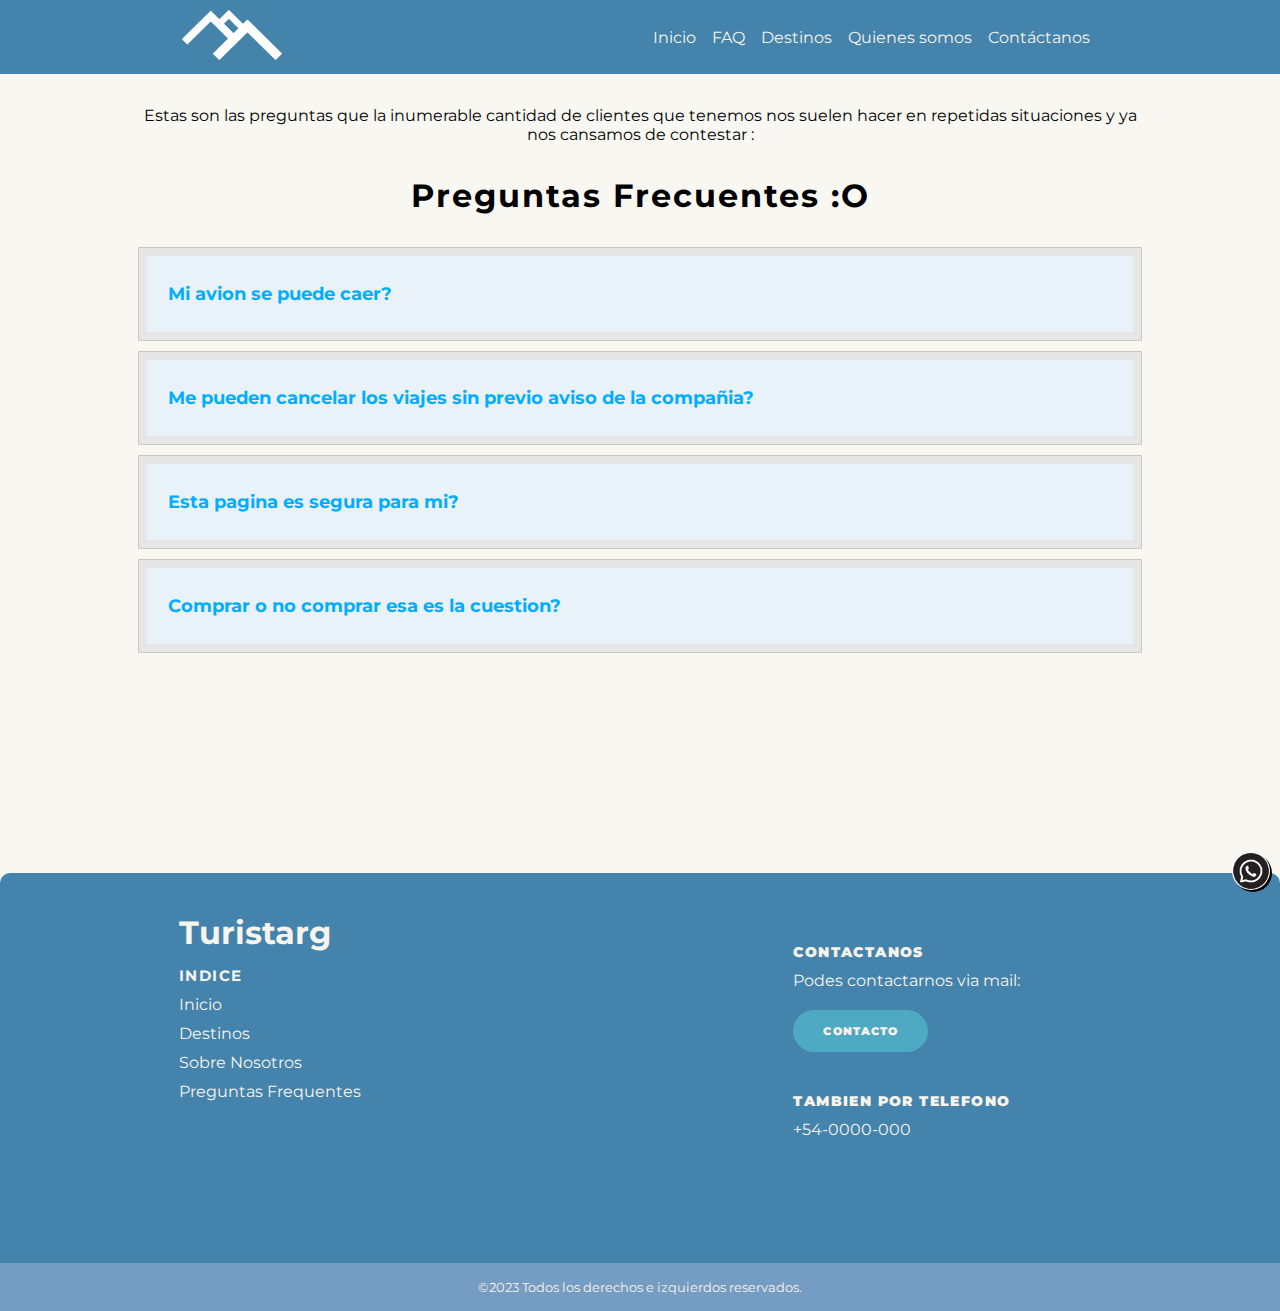
<file: WEB/FAQ.html>
<!DOCTYPE html>
<html lang="en">
<head>
    <meta charset="UTF-8">
    <meta name="viewport" content="width=device-width, initial-scale=1.0">

    <link rel="preconnect" href="https://fonts.googleapis.com">
    <link rel="preconnect" href="https://fonts.gstatic.com" crossorigin>
    <link href="https://fonts.googleapis.com/css2?family=Montserrat:wght@500&display=swap" rel="stylesheet">

    <title>Preguntas frecuentes</title>
    
    <link rel="stylesheet" href="./css/faq.css">
    <link rel="stylesheet" href="./css/barraNavegador.css">
    <link rel="stylesheet" href="./css/footer.css"> 
    <link rel="stylesheet" href="./css/formatoPagina.css"> 
    <link rel="stylesheet" href="./css/estilos.css">
    <link rel="icon" type="image/x-icon" href="./img/favicon32x32.png">
    
    
</head>
<body>
    
 <!-- Esto es el nav --->
  <div class="Barra-Navegador">
        <div class="flex-todo">
          
            <div class="flex-mitad">
                <div class="imagen"> <a href="index.html"><img src="./img/logitoGrande.png" alt="LogoTurismoMarca" id="imagen"> </a></div>
                
            </div>
            
            <div class="flex-mitad">
                
                        <nav class="flex-menu">
                            
                            <button class="flex-items" id="botontop"><a href="index.html">Inicio</a></button>
                            <button class="flex-items" id="botontop"><a href="FAQ.html">FAQ</a></button>
                            <button class="flex-items" id="botontop"><a href="destinos.html">Destinos</a></button>
                            <button class="flex-items" id="botontop"><a href="acerca.html">Quienes somos</a></button>
                            <button class="flex-items" id="botontop"><a href="contacto.html">Cont&aacute;ctanos</a></button>
                        </nav>              
            </div>
        </div>
    
    
        <nav id="hamburguesa">
            <input type="checkbox" id="menu">
            <label for="menu"> ☰ </label>
            <ul class="menulista">
              <li><a href="./index.html">Inicio</a></li>
              <li><a href="FAQ.html">FAQ</a></li>
              <li><a href="./destinos.html">Destinos</a></li>
              <li><a href="./acerca.html">Quienes somos</a></li>
              <li><a href="./contacto.html">Cont&aacute;ctanos</a></li>
            </ul>
            
          </nav>
        </div class="Barra-Navegador">

    <!-- Esto es todo lo de la pagina sobre acerca de nos --->
    <div class="wrapped2"></div>
  </div>
    

      
<!--FAQ-->
<div class="wrapped">
  <p>Estas son las preguntas que la inumerable cantidad de clientes que tenemos nos suelen hacer en repetidas situaciones y ya nos cansamos de contestar :</p>
  <h1> Preguntas Frecuentes :O</h1>




  <div class="faq">
 
      <details class="acordeon">
          <summary> Mi avion se puede caer? 
          <i class="fa-solid fa-square-caret-down fa-flip-horizontal fa-xl" style="color: #2c99e5;"></i></summary>
          <div><p>No suele pasar peeero... si, lamentamos los inconvenientes</p></div>


      </details >
     
      
 

  </div>

  
  <div class="faq">
 
      <details class="acordeon">
          <summary> Me pueden cancelar los viajes sin previo aviso de la compañia? 
          <i class="fa-solid fa-square-caret-down fa-flip-horizontal fa-xl" style="color: #2c99e5;"></i></summary>
          <div><p>No suele pasar peeero... si, lamentamos los inconvenientes</p></div>


      </details >
     
      
 

  </div>

  <div class="faq">
 
      <details class="acordeon">
          <summary> Esta pagina es segura para mi? 
          <i class="fa-solid fa-square-caret-down fa-flip-horizontal fa-xl" style="color: #2c99e5;"></i></summary>
          <div><p>Si, peeero... atadisima con alambres</p></div>


      </details >
     
      
 

  </div>
  <div class="faq">
 
      <details class="acordeon">
          <summary> Comprar o no comprar esa es la cuestion? 
          <i class="fa-solid fa-square-caret-down fa-flip-horizontal fa-xl" style="color: #2c99e5;"></i></summary>
          <div><p>Si, peeero... hay mas cosas que las cosas</p></div>


      </details >
     
      
 

  </div>
 

  

      
</div>
<!--FIn del FAQ-->
<a href="https://api.whatsapp.com/send?phone=541167391172"  target="_blank"><img src="img/logowhats.jpg" alt="whatsapp" class="ico-whatsapp"></a>
 <!--Darle aire a la pagina con espaciado-->
 <div class="espaciado"><h1></h1></div>

 <!-- Esto es todo lo de la pagina sobre footer --->
<div class="total-footer">

    <footer class="footer">
     



 <div class="footer-content">
    <div class="footer-content-column">
      <div class="footer-logo">
        <a class="footer-logo-link" href="#">
          <span class="hidden-link-text">LOGO</span>
          <h1>Turistarg</h1>
        </a></div>


      <div class="footer-menu">
        <h2 class="footer-menu-name"> Indice</h2>
        <ul id="indice" class="footer-menu-list">
          <li class="menu-item-linksito">
            <a href="/index.html">Inicio</a>
          </li>
          <li class="menu-item-linksito">
            <a href="/destinos.html">Destinos</a>
          </li>
          <li class="menu-item-linksito">
            <a href="/acerca.html">Sobre Nosotros</a>
          </li>
          <li class="menu-item-linksito">
            <a href="/FAQ.html">Preguntas Frequentes</a>
          </li>
        </ul>
      </div>


    </div>

<!--
    estos no son necesarios por ahora al menos
-->
    <div class="footer-content-column">
      <div class="footer-menu-no-necesarios">
        <h2 class="footer-menu-name"> Tema1</h2>
        <ul id="menu-company" class="footer-menu-list">
          <li class="menu-item menu-item-type-post_type menu-item-object-page">
            <a href="#">Sub1</a>
          </li>
          <li class="menu-item menu-item-type-taxonomy menu-item-object-category">
            <a href="#">sub2</a>
          </li>
          <li class="menu-item menu-item-type-post_type menu-item-object-page">
            <a href="#">sub3</a>
          </li>
        </ul>
      </div>
      
      <div class="footer-menu-no-necesarios">
        <h2 class="footer-menu-name"> Tema2</h2>
        <ul id="menu-legal" class="footer-menu-list">
          <li class="menu-item menu-item-type-post_type menu-item-object-page menu-item-privacy-policy menu-item-170434">
            <a href="#">sub1</a>
          </li>
          <li class="menu-item menu-item-type-post_type menu-item-object-page">
            <a href="#">sub2</a>
          </li>
        </ul>
      </div>
    </div>
    <div class="footer-content-column">
      <div class="footer-menu-no-necesarios">
        <h2 class="footer-menu-name"> Tema4</h2>
        <ul id="menu-quick-links" class="footer-menu-list">
          <li class="menu-item menu-item-type-custom menu-item-object-custom">
            <a target="_blank" rel="noopener noreferrer" href="#">Sub1</a>
          </li>
          <li class="menu-item menu-item-type-custom menu-item-object-custom">
            <a target="_blank" rel="noopener noreferrer" href="#">Sub2</a>
          </li>
          <li class="menu-item menu-item-type-post_type menu-item-object-page">
            <a href="#">Sub3</a>
          </li>
      
        </ul>
      </div>
    </div>

    <!--
    la columna 2 con el contactenos el boton y el telefono
-->
    <div class="footer-content-column">
      <div class="footer-call-to-action">
        <h2 class="footer-call-to-action-title"> Contactanos</h2>
        <p class="footer-call-to-action-description"> Podes contactarnos via mail:</p>
        <a class="footer-call-to-action-button button" href="contacto.html" target="_self"> Contacto </a>
      </div>
      <div class="footer-call-to-action">
        <h2 class="footer-call-to-action-title">Tambien por Telefono</h2>
        <p class="footer-call-to-action-link-wrapper"> <a class="footer-call-to-action-link" href="tel:+54-000-000" target="_self"> +54-0000-000 </a></p>
      </div>
    </div>
<!--
    los link a redes sociales que al final no creo que usemos
-->

    <div class="footer-social-links"> 
      
    
      <a class="footer-social-link twitter" href="#" target="_blank">
        <span class="hidden-link-text">Twitter</span>
        <svg class="footer-social-icon-svg" xmlns="http://www.w3.org/2000/svg" viewBox="0 0 26 26">
          <path class="footer-social-icon-path" d="M 25.855469 5.574219 C 24.914063 5.992188 23.902344 6.273438 22.839844 6.402344 C 23.921875 5.75 24.757813 4.722656 25.148438 3.496094 C 24.132813 4.097656 23.007813 4.535156 21.8125 4.769531 C 20.855469 3.75 19.492188 3.113281 17.980469 3.113281 C 15.082031 3.113281 12.730469 5.464844 12.730469 8.363281 C 12.730469 8.773438 12.777344 9.175781 12.867188 9.558594 C 8.503906 9.339844 4.636719 7.246094 2.046875 4.070313 C 1.59375 4.847656 1.335938 5.75 1.335938 6.714844 C 1.335938 8.535156 2.261719 10.140625 3.671875 11.082031 C 2.808594 11.054688 2 10.820313 1.292969 10.425781 C 1.292969 10.449219 1.292969 10.46875 1.292969 10.492188 C 1.292969 13.035156 3.101563 15.15625 5.503906 15.640625 C 5.0625 15.761719 4.601563 15.824219 4.121094 15.824219 C 3.78125 15.824219 3.453125 15.792969 3.132813 15.730469 C 3.800781 17.8125 5.738281 19.335938 8.035156 19.375 C 6.242188 20.785156 3.976563 21.621094 1.515625 21.621094 C 1.089844 21.621094 0.675781 21.597656 0.265625 21.550781 C 2.585938 23.039063 5.347656 23.90625 8.3125 23.90625 C 17.96875 23.90625 23.25 15.90625 23.25 8.972656 C 23.25 8.742188 23.246094 8.515625 23.234375 8.289063 C 24.261719 7.554688 25.152344 6.628906 25.855469 5.574219 "></path>
        </svg>
      </a>
      <a class="footer-social-link youtube" href="#" target="_blank">
        <span class="hidden-link-text">Youtube</span>
        <svg class="footer-social-icon-svg" xmlns="http://www.w3.org/2000/svg" viewBox="0 0 30 30">
          <path class="footer-social-icon-path" d="M 15 4 C 10.814 4 5.3808594 5.0488281 5.3808594 5.0488281 L 5.3671875 5.0644531 C 3.4606632 5.3693645 2 7.0076245 2 9 L 2 15 L 2 15.001953 L 2 21 L 2 21.001953 A 4 4 0 0 0 5.3769531 24.945312 L 5.3808594 24.951172 C 5.3808594 24.951172 10.814 26.001953 15 26.001953 C 19.186 26.001953 24.619141 24.951172 24.619141 24.951172 L 24.621094 24.949219 A 4 4 0 0 0 28 21.001953 L 28 21 L 28 15.001953 L 28 15 L 28 9 A 4 4 0 0 0 24.623047 5.0546875 L 24.619141 5.0488281 C 24.619141 5.0488281 19.186 4 15 4 z M 12 10.398438 L 20 15 L 12 19.601562 L 12 10.398438 z"></path>
        </svg>
      </a>
      
    </div>
  </div>

  <!--
    la barra de abajo de todo con el copyright
-->
  <div class="footer-copyright">
    <div class="footer-copyright-wrapper">
      <p class="footer-copyright-text">
        <a class="footer-copyright-link" href="#" target="_self"> ©2023 Todos los derechos e izquierdos reservados. </a>
      </p>
    </div>
  </div>
</footer>
</div>

</body>
</html>
</file>
<file: WEB/css/barraNavegador.css>
#botontop a {
  
 
  font-family: 'Montserrat', sans-serif;
  color: #f6f4ec ;
  font-display: none;
  text-decoration: none;
  background-color: #4483ab !important;
     
  }


@media screen and (min-width: 560px) {

.flex-todo {
    display: flex;
    flex-direction: row;
    flex-wrap: nowrap;
    justify-content: space-around;
    align-items: center;
    align-content: center;
    background-color: #4483ab !important;
    width: 100%;
}
  
  /*  da error */ 
   /* 
  .flex-mitad {
    display: block;
    flex-grow: 1;
    flex-shrink: 2;
    background-color: #4483ab !important;
    justify-content: space-around;
    order: 1;
    
        
  }
  */ 
  
/* esto es la caja de botones*/ 
  .flex-menu {
    
    display: flex;
    flex-direction: row;
    flex-wrap: nowrap;
    justify-content: flex-end;
    
    background-color:   #4483ab !important;
    color: #f6f4ec !important;
    text-decoration: none;
    

    
  }
/* estos son botones*/ 
  .flex-items {

    display: flex;    
    outline: 0 !important;
    border: 0 !important;
    
   
    transition: all ease-in-out 0.3s;
    cursor: pointer;
    font-size: medium;
    padding: 0.8em 0.5em ;
    color: #f6f4ec !important;
    text-decoration: none;
    background-color: #4483ab !important;
}


 
.flex-items:hover {
  background-color:   #4483ab !important;
  transform: translateY(-3px);
  transition: .5s;
  }

    /* la marca*/ 
#imagen {
  padding: 10px 0px;
  width: 100px;
  height:50px;
  background-color:   #4484ab !important;
  
  
  
}


/* hamburguesa desactivado para el modo grande*/ 
#hamburguesa {
  display: none;
}

}







/* modo pequeño para celu*/ 

@media screen and (max-width: 560px) {
  
  .flex-todo {
    display: none;   
}

#hamburguesa {
   
   
    
  background-color: #4483ab !important;
    border-radius: 3px;
    
}

/*accion del menu */
  
.menulista{
  display: none;
}
nav input:checked  ~ ul{
  display:block;
  
}
nav input {
  display: none;
}
/*fin de accion del menu*/

/*caracteristidas del boton del menu hamburguesa*/
nav label {
  box-sizing: border-box;
  display: inline-block;
  border: 1.5px solid #f6f4ec !important;
  border-radius: 3px;
  width: 30px;
  height: 30px;
  line-height: 28px;
  font-weight: bold;
  color: #f6f4ec !important;
  text-align: center;
  user-select: none;
  background-color: #4483ab !important;
}
nav label:hover{
  background: #92c9e5 !important;
  cursor: pointer;
}

/*caracteristicas del menu hamburguesa*/
nav {
  padding: 1em;
  font-family: 'Montserrat', sans-serif;
  background-color: #4483ab !important;
  }

nav ul {
  list-style: none;
  padding: 0px;
  margin: 10px 0px 0px 0px;
  background-color: #4483ab !important;
  
}

nav li a {
  
  display: block;
  text-decoration: none;
  padding: 0.4em 1em; 
  font-family: 'Montserrat', sans-serif;
  color:#f6f4ec !important;
  transition: all ease-in-out 0.3s;
  background-color: #4483ab !important;
  
  
 
}

nav li a:hover {
  background-color: #92c9e5!important;
  color:#f6f4ec !important;
  transform: translateY(-2px);


}






}
</file>
<file: WEB/css/footer.css>
.menu-item-linksito {
    color: #f6f4ec !important;
    text-decoration: none;
    
    list-style: none;
  }

  .footer-logo-link{
    color: #f6f4ec;
    text-decoration: none;
    list-style: none;
    
    
  }
  .total-footer {
    font-family: 'Montserrat', sans-serif;
     
    
    
  }
  
  
  .footer {
      background-color: #4483ab!important;
      color: #f6f4ec !important;
      border-radius: 10px;
     

      

    
  }

  .footer-content {
      margin-left: auto;
      margin-right: auto;
      max-width: 1230px;
      padding: 40px 15px 350px;
      position: relative;
      
  }

  /* las columnas */
  .footer-content-column {
      box-sizing: border-box;
      float: left;
      
      padding-left: 12vw;
      padding-right: 15px;
      width: 100%;
      color: #f6f4ec;
      
  }
  
  .footer-content-column ul li a {
    color: #f6f4ec;
    text-decoration: none;
    
  }
  
  .footer-logo-link {
      display: inline-block;
      
  }
  .footer-menu {
      margin-top: 3px;
      list-style: none;
  }
  .footer-menu-no-necesarios {
    
    display: none;
    margin-top: 30px;
    
}
   
  /*INDICE palabra*/
  .footer-menu-name {

      color: #f6f4ec;
      list-style: none;
      font-size: 15px;
      margin: 0px;
      font-weight: 9pt;
      letter-spacing: .1em;
      line-height: 18px;
      margin-bottom: 0px;
      margin-top: 15px;
      text-transform: uppercase;
  }



  .footer-menu-list {
      list-style: none;
      margin-bottom: 10;
      margin-top: 10px;
      padding-left: 10;
  }

  /*las cosas del indice*/
  .footer-menu-list li {
    
      margin-top: 5px;
      list-style: none;
      margin: 0px 0px 10px 0px;
      
      
      
  }
  
  .footer-call-to-action-description {
      color: #f6f4ec;
      
      margin-top: 10px;
      margin-bottom: 20px;
      
  }
  .footer-call-to-action-button:hover {
      background-color: #92c9e5;
      color:  #f6f4ec;
      
      
  }
  .button:last-of-type {
      margin-right: 0;
      
      
  }
  .footer-call-to-action-button {
    
      background-color: #4daac2;
      border-radius: 21px;
      color: #f6f4ec;
      display: inline-block;
      font-size: 11px;
      font-weight: 900;
      letter-spacing: .1em;
      line-height: 18px;
      padding: 12px 30px;
      margin: 0 10px 10px 0;
      text-decoration: none;
      text-transform: uppercase;
      transition: background-color .2s;
      cursor: pointer;
      position: relative;
  }
  .footer-call-to-action {
      margin-top: 30px;
      
  }

  /* Subtitulos cantactenos y tambien por telefono*/
  .footer-call-to-action-title {
    
      color: #f6f4ec;
      margin: 0px;
      font-size: 14px;
      font-weight: 900;
      letter-spacing: .1em;
      line-height: 18px;
      margin-bottom: 0;
      margin-top: 0;
      text-transform: uppercase;
      
  }
  .footer-call-to-action-link-wrapper {
      margin-bottom: 0;
      margin-top: 10px;
      color: #f6f4ec;
      text-decoration: none;
      
  }
  .footer-call-to-action-link-wrapper a {
      color: #f6f4ec;
      text-decoration: none;
   
  }
  
  
  
  
  /* removi los social icons porque al final no los usamos */
  .footer-social-links {
    display: none;

      bottom: 0;
      height: 0px;
      position: absolute ;
      right: 0;
      width: 236px;
  }
     
  

  
  .footer-social-link {
      display: block;
      padding: 10px;
      position: absolute;
      
  }
  
  .hidden-link-text {
      position: absolute;
      clip: rect(1px 1px 1px 1px);
      clip: rect(1px,1px,1px,1px);
      -webkit-clip-path: inset(0px 0px 99.9% 99.9%);
      clip-path: inset(0px 0px 99.9% 99.9%);
      overflow: hidden;
      height: 1px;
      width: 1px;
      padding: 0;
      border: 0;
      top: 50%;
      
  }
  
  /*
  
  .footer-social-icon-svg {
      display: block;
  }
  
  .footer-social-icon-path {
      fill: #f6f4ec;
      transition: fill .2s;
  }
  
  .footer-social-link.twitter {
      height: 24px;
      left: 62px;
      top: 12px;
      width: 24px;
  }
  
  .footer-social-link.youtube {
      height: 24px;
      left: 123px;
      top: 12px;
      width: 24px;
  }
  */

  /* la barra de mas de abajo del copyright */
  
  .footer-copyright {
      background-color:  #759cc3;
      color: #f6f4ec;
      padding: 15px 30px;
    text-align: center;
  }
  
  .footer-copyright-wrapper {
      margin-left: auto;
      margin-right: auto;
      max-width: 1200px;
  }
  
  .footer-copyright-text {
    color: #f6f4ec;
      font-size: 13px;
      font-weight: 400;
      line-height: 18px;
      margin-bottom: 0;
      margin-top: 0;
  }
  
  .footer-copyright-link {
      color: #f6f4ec;
      text-decoration: none;
  }
  
  /* Aca estan cambiando los formatos. Hay varios que se superponen pero igual funciona */
  @media (max-width:320px)   { 
    .footer-content {
      margin-left: auto;
      margin-right: auto;
      max-width: 1230px;
      padding: 30px 1px 600px;
      position: relative;
    }

  }

  @media (min-width:320px) and (max-width:479px)  { 
    .footer-content {
      margin-left: auto;
      margin-right: auto;
      max-width: 1230px;
      padding: 40px 15px 550px;
      position: relative;
    }
  }
  @media (min-width:480px) and (max-width:599px)  { 
    .footer-content {
      margin-left: auto;
      margin-right: auto;
      max-width: 1230px;
      padding: 40px 15px 350px;
      position: relative;
    }
  }
  @media (min-width:600px) and (max-width: 800px)  { 
    .footer-content {
      margin-left: auto;
      margin-right: auto;
      max-width: 1230px;
      padding: 40px 15px 350px;
      position: relative;
    }
}

  @media (min-width: 760px) {
    .footer-content {
        margin-left: auto;
        margin-right: auto;
        max-width: 1230px;
        padding: 40px 15px 350px;
        position: relative;
    }
  
    
  
 
  }
  @media (min-width: 568px) {
     .footer-content-column {
        width: 49.99%;
    } 

  }
  @media (max-width: 568px) and (min-width: 320px){

    .footer-content-column {
      width: 100%;
      
  } 

  .footer-content {
    margin-left: auto;
    margin-right: auto;
    max-width: 1230px;
    padding: 40px 15px 550px;
    position: relative;
    
}
}
</file>
<file: WEB/css/formatoPagina.css>
/*todas las paginas tienen este formato*/

* {
  margin: 0px;
  padding: 0px;
}

body {

 background-color: #f6f4ecbb !important;
 }
</file>
<file: WEB/css/maquetado.css>
/* este maquetado  hay que cambiarlo dependiendo la pagina e incluirlo en el css de la misma*/

body {
      display: grid;
      grid-template-columns: 1fr;
      gap: 0px 0px;
      grid-auto-flow: row;
      grid-template-areas:
        "Barra-Navegador"
        "espaciado" 
        "espaciado2"
        "total-footer";
}

.Barra-Navegador{
    grid-area: Barra-Navegador;
}
/*este es un div quue da un poco de aire*/
.espaciado{
    grid-area: espaciado;
}

/*este es un div quue da un poco de aire*/
.espaciado2{
  grid-area: espaciado2;
}

.total-footer{
  grid-area: total-footer;
  margin-top: auto;
}
</file>
<file: WEB/css/estilos.css>
*{
	margin:0;
	padding: 0;
}
.contenedorCuerpo{
  width: 100%;
  height: auto;
  display: grid;
  grid-template-columns: 100%; 
}

h2 {
  margin-left: 5%;
  font-family: 'Montserrat', sans-serif;
  color: #4483ab ; 
  animation-duration: 2s;
  font-size: 1.5em;
}
h3 {
  margin-left: 5%;
  font-family: 'Montserrat', sans-serif;
  color: #4483ab ; 
  animation-duration: 2s;
  font-size: 1.3em;
  text-align: center; 
}


.ico-whatsapp{
  width: 3%;
  height: auto;
  position: fixed;
   z-index: 200;
  background: rgb(7, 0, 0);
  right: 10px;
  bottom: 10px;
  border-radius: 35px;
  box-shadow: 2px 2px black;
}


/*Carrusel*/

.slider-container {
  z-index: 100;
  display: flex;
  width: 100%;
  height: 100vh;
  overflow-x: scroll;
  scroll-snap-type: x mandatory;
}

.slider-container img {
  flex: 0 0 100%;
  width: 100%;
  object-fit: cover;
  scroll-snap-align: center;
}

#carrusel-caja {
  -moz-animation: automatizacion 15s infinite linear;
  -o-animation: automatizacion 15s infinite linear;
  -webkit-animation: automatizacion 15s infinite linear;
  animation: automatizacion 10s infinite linear;
  -webkit-transition: all 0.75s ease;
  -moz-transition: all 0.75s ease;
  -ms-transition: all 0.75s ease;
  -o-transition: all 0.75s ease;
  transition: all 0.75s ease;
  height: 33vw;
  width: 300%;

}
#carrusel-contenido {
  margin: 0 auto;
  overflow: hidden;
  text-align: left;
}
.imagenes{
  height: 33vw;
  width: 100%;
}
.carrusel-elemento {
  float: left;
  width: 33.333%;
}
@-moz-keyframes automatizacion {
  0% {
      margin-left: 0;
  }
  30% {
      margin-left: 0;
  }
  35% {
      margin-left: -100%;
  }
  65% {
      margin-left: -100%;
  }
  70% {
      margin-left: -200%;
  }
  95% {
      margin-left: -200%;
  }
  100% {
      margin-left: 0;
  }
}
@-webkit-keyframes automatizacion {
  0% {
      margin-left: 0;
  }
  30% {
      margin-left: 0;
  }
  35% {
      margin-left: -100%;
  }
  65% {
      margin-left: -100%;
  }
  70% {
      margin-left: -200%;
  }
  95% {
      margin-left: -200%;
  }
  100% {
      margin-left: 0;
  }
}
@keyframes automatizacion {
  0% {
      margin-left: 0;
  }
  30% {
      margin-left: 0;
  }
  35% {
      margin-left: -100%;
  }
  65% {
      margin-left: -100%;
  }
  70% {
      margin-left: -200%;
  }
  95% {
      margin-left: -200%;
  }
  100% {
      margin-left: 0;
  }
}
  
/* formulario */
.contenedorCuerpo{
  width: 100%;
  height: auto;
  display: grid;
  grid-template-columns: 100%; 
}

.contenedorContacto{
  width: 100%;
  height: auto;
  display: flex; 
}


#tituloformu{
  width: 100%;
  height: auto;
  float: center;
  text-align: center;
  font-family: 'Montserrat', sans-serif;
  font-size: 1.2rem;
  font-weight: bold;
  letter-spacing: 2px;
  color:#4483ab;
  text-align: center;
} 
.inputtexto{
  width: 80%;
  height: 50px;
  margin:  2% 10%;
  border: 0;
  border-right:  2px solid  #a0bfe0;
  border-bottom:  2px solid  #a0bfe0 ;
  color: #ffa011;

}
#nombre{
    width: 80%;
    height: 50px;
    margin:  2% 10%;
    border: 0;
    border-right:  2px solid  #a0bfe0;
    border-bottom:  2px solid  #a0bfe0 ;
    color: #ffa011;  
}
#apellido{
  width: 80%;
  height: 50px;
  margin:  2% 10%;
  border: 0;
  border-right:  2px solid  #a0bfe0;
  border-bottom:  2px solid  #a0bfe0 ;
  color: #ffa011;  
}
#correo{
  width: 80%;
  height: 50px;
  margin:  2% 10%;
  border: 0;
  border-right:  2px solid  #a0bfe0;
  border-bottom:  2px solid  #a0bfe0 ;
  color: #ffa011;
}


#formulario label{
  font-family: 'Montserrat', sans-serif;
  text-transform: uppercase;
  color:#92c9e5;
  
}

 h4{
  color:#4483ab;
  font-size: 1.5em;
  text-align: left;
 }

#texttexto{
  color: #ffa011;
}
#mensaje{
  color: #ffa011;
}
#boton{
  width: 30%;
  height: 20px;
  margin:  2% 10%;
  border: 0;
  background-color:#4483ab;
  font-family: cursive;
  color:#92c9e5 ;
  font-size: 1em;
}
#boton:hover {
  background-color: #92c9e5 ;
  transition: .5s;
  letter-spacing: 3px; 
  color:#4483ab ; 
  cursor: pointer;
}   

.mapaContacto{
  width: 40%;
  height: auto;
  float: left;
  margin: 2%; 
}

.contacto{
  
  width: 50%;
  height: auto;
  border-radius: 20px;
  margin-top: 5%;
}
.fotocontac{
  width: 80%;
  height: auto;
 padding-top: 60px;
  padding-left: 7%;
  
}

.locales{
  width: 80%;
  height: auto;
  text-align: center;
  font-family:'Montserrat', sans-serif ;
  float:left;
  margin-left: 10%;
  margin-top: 1%;
  padding-bottom: 2%;
  border-radius: 20px;
}

.contaclocal{
  width: 80%;
  height: auto;
  color:#4483ab;
  padding-left: 5%;
  margin-left: 10%;
  padding-right: 5%;
  margin-right: 10%;
  margin-top: 5%;
  margin-bottom: 5%;
  padding-bottom: 5%;
  background: rgba(255,107,17,0.3);
  border-radius: 20px;
  font-family: 'Montserrat', sans-serif ;
  float: left;
}
.contaclocal:hover{
 z-index: 100;   
}
.fotolocal{
  width: 80%;
  height: auto;
  padding-left: 5%;
  padding-right: 5%;
  padding-top: 5%;
   padding-bottom: 5%;
  background: rgba(255,107,17,0.3) ;
  margin-bottom: 3%;
  float: left;
  margin-left: 5%;
  margin-right: 10%;
}

.contaclocalmapa{
  width: 20%;
  height: auto;
  padding: 1%;
  margin-right: 10%;
  margin-left: 10%;
  margin-top: 2%;
  margin-bottom: 5%;
  font-family: 'Montserrat', sans-serif ;
  float:left;
}
.contaclocalmapa:hover{
 transform: scale(1.1);
  z-index: 100;  
  opacity: 0.5; 
}

.comollegar{
  width: 80%;
  height: 40%; 
  list-style: none;
  margin-left: 10%;
  margin-top: 2%;
  font-family: 'Montserrat', sans-serif ; 
  font-size: 20px;
  text-align: center;
  padding-bottom: 3%;
  border: solid 3px #ffa011;
}
#formular{
  background: rgba(255,107,17,0.5);
  width: 50%;
  height: auto;
  margin-top: 5%;
  margin-left:24%;
  margin-bottom: 2%;
  padding-bottom: 3%;
  padding-top: 3%;
  padding-left: 3%;
  padding-right: 3%;
  position: relative;
  border-radius: 20px; 
  text-align: center;
  float:left;
  font-size: 0.8em;
  color:rgba(46, 64, 166, 1);
}
.formulario{
  width: 80%;
  height: auto;
  background: #ffa011;
  margin-left: 10%;
  margin-top: 5%;
  margin-bottom: 5%;
}
.lineacontac{
  width: 100%;
  height: auto;
  float:center;
  font-size: 0.8em;
}

.img-boton{
  width: 100%;
  height: auto;
  float:left;
  position: relative;
}

.lineacontacimg{
  width: 100%;
  height: auto;
  float:left;
  padding-left: 20%;
  margin-left: 2%;
 
}

.infoadicional{
  background: rgba(255,107,17,0.5);
  width: 30%;
  height: 40%;
  padding-top: 3%;
  margin-top: 16%;
  margin-left:9%;
  padding-bottom: 3%;
  padding-left: 3%;
  padding-right: 3%;
  position: relative;
  border-radius: 20px; 
  text-align: center;
  font-family:'Montserrat', sans-serif ;
  color: white;
  float:left;
}
.renglonred{
  width: 80%;
  height: auto;
  padding-left: 2%;
  margin-top: 1%;
  

}
.iconored{
  width: 15%;
  height: auto;
  position: left;
}


.listitaRedes{
   width: 100%;
  float: right;
  list-style: none; 
  display: grid;
  grid-template-columns: 20% 20% 20% 20%;
  border-right: 0px ;
  align-items: center;
  justify-content: center;
}

.listitaRedes li{
float: left;
height: auto;
  padding-left: 3%;
  padding-right: 3%;
  border-right: 0px ;
margin-top: 10px;
  
  transition: 0.3s; 
  transition-timing-function: cubic-bezier(.83, .93, 0, .99);
} 

.listitaRedes li:hover{
 transform: scale(1.1);
  z-index: 100;  
  opacity: 0.5;
   cursor: pointer; 
}

.logoredes{
width: 90%;
height: auto;
}

.ico-whatsapp{
width: 3%;
height: auto;
position: fixed;
 z-index: 200;
background: rgb(7, 0, 0);
right: 10px;
bottom: 10px;
border-radius: 35px;
box-shadow: 2px 2px black;
}

.listRedes{
  background:#4483ab;
  color:#f2ce5c;
  width: 100%;
 height: 10vw;
 margin-top: 0%;
 padding-top: 2%;
 background-image:
 linear-gradient(#92c9e5, rgba(252, 248, 248, 0.6)),
 url(path/to/image);
background-size: cover;
display: grid;
grid-template-columns: 90% 10%;
justify-content: center;
align-items: center;

}
.contenidoRedes {
width: 30%;
font-size: medium;
justify-content: center;
padding-left: 41%;
align-items: center;
}














@media (max-width:900px){
  .infoadicional{
    font-size: 0.9em;

  }
  

}


@media (max-width:775px){
  
  
.infoadicional{
  font-size: 0.5em;
  margin-top: 20%;
}

}
@media (max-width:600px){
  
  .contenedorContacto{
    width: 100%;
    height: auto;
    display:block ; 
  }
  
  .contacto{
  
    width:90%;
    height: auto;
    border-radius: 20px;
    margin-top: 5%;
    margin-left: 5%;
  }
  .infoadicional{
    width:90%;
    font-size: 0.8em;
    margin-top: 5%;
    margin-left: 5%;
  }




  
  #formular{
    background: rgba(255,107,17,0.5);
    width: 50%;
    height: auto;
    margin-top: 5%;
    margin-left:25%;
    margin-bottom: 2%;
    padding-bottom: 3%;
    padding-top: 3%;
    padding-left: 3%;
    padding-right: 3%;
    position: relative;
    border-radius: 20px; 
    text-align: center;
    float:left;
    font-size: 0.6em;
    color:rgba(46, 64, 166, 1);
  }
  h4{
    color:#4a55a2;
    font-size: 1em;
    text-align: left;
   }
   #tituloformu{
    width: 100%;
    height: auto;
    float: center;
    text-align: center;
    font-family: 'Montserrat', sans-serif;
    font-size: 1.2rem;
    font-weight: bold;
    letter-spacing: 2px;
    color:#4a55a2;
    text-align: center;
  } 
  .inputtexto{
    width: 80%;
    height: 20px;
    margin:  2% 10%;
    border: 0;
    border-right:  2px solid  #a0bfe0;
    border-bottom:  2px solid  #a0bfe0 ;
    color: #ffa011;
  
  }
  #nombre{
      width: 80%;
      height: 20px;
      margin:  2% 10%;
      border: 0;
      border-right:  2px solid  #a0bfe0;
      border-bottom:  2px solid  #a0bfe0 ;
      color: #ffa011;  
  }
  #apellido{
    width: 80%;
    height: 20px;
    margin:  2% 10%;
    border: 0;
    border-right:  2px solid  #a0bfe0;
    border-bottom:  2px solid  #a0bfe0 ;
    color: #ffa011;  
  }
  #correo{
    width: 80%;
    height: 20px;
    margin:  2% 10%;
    border: 0;
    border-right:  2px solid  #a0bfe0;
    border-bottom:  2px solid  #a0bfe0 ;
    color: #ffa011;
  }
  
  
  #formulario label{
    font-family: 'Montserrat', sans-serif;
    text-transform: uppercase;
    color:#a0bfe0;
    font-size: 1rem;
  }
  

}
</file>
<file: WEB/css/acerca.css>
/*el maquetado de esta pagina en particular acerca*/

body {
  display: grid;
  grid-template-columns: 1fr;
  grid-template-rows:  0.1fr 0.1fr 0.1fr 0.1fr;
  gap: 0px 0px;
  grid-auto-flow: row;
  grid-template-areas:
    "Barra-Navegador"
    "sobreNos"
    "sobreNos2"       
    "espaciado"
    "total-footer";
}
.espaciado{
  padding: 5vw;
  grid-area: espaciado;
}
.total-footer{

  grid-area: total-footer;
  margin-top: auto;
}

.sobreNos2{

  grid-area: sobreNos2;
}



/*fin del maquetado*/

.wrapped2{


  max-width: 100%;
  
  margin: 0px;
  padding: 0px;
  font-family: 'Montserrat', sans-serif;

  
}
.marcatop{
 /*display: ;*/
  background: rgba(170, 17, 17, 0)!important;
  margin: 0px;
  padding: 0px;
  text-align: center;
  width: 100%;


}

.imagenCostado{
 
display: flex;
max-width: 100%;
height: 35vw;
grid-area: imagenCostado; background: rgba(38, 38, 199, 0.781)!important;
margin: 0px;
padding: 0px;

}
.acercade{
  margin: 0px;
  padding: 10px 0px 0px 0px;
 

}

.textobox{
  width: 400px;
  background: rgba(25, 151, 209, 0)!important;
  margin: 0px;
  padding: 10px 10px 10px 10px;
  overflow: hidden;
  white-space: wrap;
}

.sobreNos{

  display: flex;
  padding: 30px;
  margin: 0px;
  font-family: 'Montserrat', sans-serif;
  flex-direction: row;
  flex-wrap: wrap;
  flex-basis: auto;
  background-color: rgba(211, 81, 81, 0)!important;
  align-items: center;
  justify-content: center;
  gap: 40px 40px;
  grid-area: sobreNos;
  
  
}
  




.quienes{

  text-align: center;
  width: 100%;
  background: rgba(105, 184, 160, 0)!important;
  margin: 0px;
  padding: 10px 10px 10px 10px;
  overflow: hidden;
  white-space: wrap;
}

/* distribucion de las cartas */

.contenedordecartas {

    display: flex;
    padding: 30px;
    margin: 0px;
    font-family: 'Montserrat', sans-serif;
    flex-direction: row;
    flex-wrap: wrap;
    flex-basis: auto;
    background-color: rgba(211, 81, 81, 0)!important;
    align-items: center;
    justify-content: center;
    gap: 40px 40px;
    
  }
  
 


  .card {
  width: 190px;
  height: 254px;
  position: relative;
  background: #0c1f8b00 !important;
  color: #252525;
  border-radius: 4px;
  overflow: hidden;
  line-height: 10%;
  box-shadow: 0px 10px 20px rgba(113, 130, 151, 0.2)!important;
  transition: box-shadow .3s ease-in-out;
  max-width: 100%;
  min-width: 190px;
  
  
  
}
/* nombre */
.card-info {
  position: absolute;
  bottom: 1em;
  width: 100%;
  height: 10%;
  text-align: center;
  background-color: #3ccc4800 !important;
  
}
/* Textos */
.title {
  font-size: 1.5em;
  font-weight: bold;
}

.subtitle {
  letter-spacing: 1px;
  font-size: 0.9em;
  margin-top: 1.5em;
  
}


/* Imagen */
.card-img {
 
  
  height: 100%;
  width: 100%;
  position: absolute;
  transition: transform .3s ease-in-out;
  z-index: 2;
  border-bottom: 2px solid #aaa !important;
  transition: all 0.5s;
  filter:grayscale(100%);
  filter:  sepia(1) hue-rotate(170deg) saturate(150%);
  background: #f5f5f500 !important
  
}

/* Botones */
.social-media {
  position: absolute;
  background: #f5f5f500 !important;
  bottom: 0;
  display: flex;
  justify-content: space-between;
  width: 82%;
  padding: 1rem 1rem;
  transform: translateY(-3em);
  z-index: 3;
}

.social-media li {
  background: #f5f5f5 !important;
  display: inline-flex;
  padding: 5px;
  border-radius: 5%;
  cursor: pointer;
  opacity: 0;
  transition: all .3s ease-in;
}
/* Iconos */
.social-media li svg {
  --size: 24px;
  width: var(--size);
  height: var(--size);
  fill: #252525 !important;
  background-color: #25252500!important;
}




/* Hovers */
.card:hover {
  box-shadow: 0px 15px 30px rgba(150, 169, 233, 0.479)!important;
  
  
}
/* cambios cuando pasas el mouse por la card*/
.card:hover .card-img {
  transform: translateY(-3.8em);
  filter: grayscale(0%);
  filter: saturate(100%);
 
  
  

  
  
  

 
}

.card:hover .social-media li {
  transform: translateY(-5%);
  opacity: 1;
}

.card:hover .social-media li:nth-child(1) {
  transition-delay: 0s;
}

.card:hover .social-media li:nth-child(2) {
  transition-delay: .1s;
}

.card:hover .social-media li:nth-child(3) {
  transition-delay: .2s;
}


/* Cuando la pantalla es menor a 260px  (tablets y teléfonos inteligentes)*/
@media only screen and (max-width : 260px ) {

  body{

    display: inline;
  }
  .contenedordecartas {
  
  padding: 08px;
  margin: 0px;
  justify-content: center;
  gap: 0px 0px;
 }


 
 .card {
  transform: scale(0.9);
  }

  .textobox{
    font-size: 8pt;
    padding: 0px;
    margin: 0px;

  }
  .imagenCostado{
    display: none;
  }
  .quienes{
    font-size: 12pt;
    text-align:center;
  
  }
  .marcatop{
    font-size: 13pt;
  
    }
    .sobreNos{
      gap: 10px 0px;
      text-align:center;

      
    }

}

@media only screen and (max-width : 560px) and (min-width : 260px) {

  body{

    display: inline;
  }

  .contenedordecartas {
  
    padding: 28px;
    margin: 0px;
    justify-content: center;
    gap: 5px 5px;
   }

  .imagenCostado{
    display: none;
  }
 
  .textobox{
    font-size: small;
    width: 300px;
  }
  .quienes{
    font-size: 14pt;
    text-align:center;
  
  }

  .marcatop{
    font-size: 18pt;
  
    }
  .sobreNos{
      gap: 10px 0px;
      text-align:center;

      
    }



}
</file>
<file: WEB/css/estilosDestinos.css>
*{
	margin:0;
	padding: 0;
}
.contenedorCuerpo{
  width: 100%;
  height: auto;
  display: grid;
  grid-template-columns: 100%;
  background-color: #f6f4ec !important;
 
 
}

h2 {
 text-align: center;
  font-family: 'Montserrat', sans-serif;
  color: rgba(5, 81, 180, 1) ; 
  animation-duration: 2s;
  font-size: xx-large;
  padding: 1vw;

}

h4 {
  font-size: larger;
  font-weight: bold;
}


.galeria{
  display: grid;
  grid-template-columns: 50% 50%;
  justify-content:center;
  width: 50%;
  height: auto;
  padding-top: 10%;
  padding-left: 10%;
  padding-bottom: 10%;
  background-size: cover;
  }
.textogaleria{
   
    color: white;
    font-size: 60px;
}
.imagengaleria{
    width: 60%;
    height: 90%;
    border-radius: 5%;
    position: relative;
    color: black;
    opacity: 1;
    transition: 0.5s; 
    transition-timing-function: cubic-bezier(.83, .93, 0, .99);
   
    
}
.imagengaleria:hover{
   transform: scale(1.5);
    opacity: 1;
    z-index: 100;
}


.videoheader{
  width: auto;
  height: 25%;
  z-index: -2000;
 
}
#imagenheader{
  width: auto;
  height:15vw ;
  padding-left: 10%;
  }

  #botontop a {
  
 
    font-family: 'Montserrat', sans-serif;
    color: #f6f4ec ;
    font-display: none;
    text-decoration: none;
    background-color: #4483ab !important;
       
    }
  
  
  @media screen and (min-width: 560px) {
  
  .flex-todo {
      display: flex;
      flex-direction: row;
      flex-wrap: nowrap;
      justify-content: space-around;
      align-items: center;
      align-content: center;
      background-color: #4483ab !important;
      width: 100%;
  }
    
  
  /* esto es la caja de botones*/ 
    .flex-menu {
      
      display: flex;
      flex-direction: row;
      flex-wrap: nowrap;
      justify-content: flex-end;
      
      background-color:   #4483ab !important;
      color: #f6f4ec !important;
      text-decoration: none;
      
  
      
    }
  /* estos son botones*/ 
    .flex-items {
  
      display: flex;    
      outline: 0 !important;
      border: 0 !important;
      
     
      transition: all ease-in-out 0.3s;
      cursor: pointer;
      font-size: medium;
      padding: 0.8em 0.5em ;
      color: #f6f4ec !important;
      text-decoration: none;
      background-color: #4483ab !important;
  }
  
  
   
  .flex-items:hover {
    background-color:   #4483ab !important;
    transform: translateY(-3px);
    transition: .5s;
    }
  
      /* la marca*/ 
  #imagen {
    padding: 10px 0px;
    width: 100px;
    height:50px;
    background-color:   #4484ab !important;
    
  }
  
  
  /* hamburguesa desactivado para el modo grande*/ 
  #hamburguesa {
    display: none;
  }
  
  }
  
  
  /* modo pequeño para celu*/ 
  
  @media screen and (max-width: 560px) {
    
    .flex-todo {
      display: none;   
  }
  
  #hamburguesa {

    background-color: #4483ab !important;
      border-radius: 3px;
      
  }
  
  /*accion del menu */
    
  .menulista{
    display: none;
  }
  nav input:checked  ~ ul{
    display:block;
    
  }
  nav input {
    display: none;
  }
  /*fin de accion del menu*/
  
  /*caracteristidas del boton del menu hamburguesa*/
  nav label {
    box-sizing: border-box;
    display: inline-block;
    border: 1.5px solid #f6f4ec !important;
    border-radius: 3px;
    width: 30px;
    height: 30px;
    line-height: 28px;
    font-weight: bold;
    color: #f6f4ec !important;
    text-align: center;
    user-select: none;
    background-color: #4483ab !important;
  }
  nav label:hover{
    background: #92c9e5 !important;
    cursor: pointer;
  }
  
  /*caracteristicas del menu hamburguesa*/
  nav {
    padding: 1em;
    font-family: 'Montserrat', sans-serif;
    background-color: #4483ab !important;
    }
  
  nav ul {
    list-style: none;
    padding: 0px;
    margin: 10px 0px 0px 0px;
    background-color: #4483ab !important;
    
  }
  
  nav li a {
    display: block;
    text-decoration: none;
    padding: 0.4em 1em; 
    font-family: 'Montserrat', sans-serif;
    color:#f6f4ec !important;
    transition: all ease-in-out 0.3s;
    background-color: #4483ab !important;
    
  }
  
  nav li a:hover {
    background-color: #92c9e5!important;
    color:#f6f4ec !important;
    transform: translateY(-2px);
  
  
  }
  
  
  }

.contenedorCard{
    
   width: 100%; 
   height: 20vw;
   display: grid;
    grid-template-columns: 31% 31% 31%;
   background-color:rgba(5, 81, 180, 1);

   background-image:
   linear-gradient(rgba(0,0,0,0), rgba(0,0,0,0.8)),
   url(path/to/image);
 background-size: cover;

}
.card {
    width: 96%;
    height: auto;
    margin: 2%;
    margin-left:10%;
    
    perspective: 1000px;
  }
  
  .card-inner {
    width: 100%;
    height: 100%;
    position: relative;
    transform-style: preserve-3d;
    transition: transform 0.999s;
  }
  
  .card:hover .card-inner {
    transform: rotateY(180deg);
  }
  
  .card-front,
  .card-back {
    position: absolute;
    width: 100%;
    height: 100%;
    backface-visibility: hidden;
  }
  
  .card-front {
    background-color:#a6851e ;
    color: #fff;
    display: flex;
    align-items: center;
    
    border-radius: 10px;
    justify-content: center;
    font-size: 24em;
    transform: rotateY(0deg);
  }
  
  .card-back {
    background-color:#f2ce5c;
    color: #fff;
    display: flex;
    align-items: center;
    
    border-radius: 10px;
    justify-content: center;
    font-size: 150%;
    font-family: 'Montserrat', sans-serif;
        transform: rotateY(180deg);
  }
  
  .imagencard{
    width: 100%;
    height: auto;
    border-radius: 5px;
    position: relative;
    color: black;
    text-align: center;
    
  }
  
  #fotoPlaya{
    height: 90%;
  }

  #fotoCiudad{
    height: 90%;
  }


/* Estilo del mapa */

.mapa{
  display: flex;
  place-content: center center;
  margin: 10% 20%;
  width: 60%;
  height: 90%;

}

.mapa path {
  fill: rgb(95, 155, 233);
  stroke: #f2ce5c;
  stroke-width: 2px;
  transition: 0.5s; 
  transition-timing-function: cubic-bezier(.83, .93, 0, .99);
 
}

.mapa :hover{
  fill:rgba(46, 64, 166, 1);
  
}

.mapa :hover a {
  color: aqua;
  background-color: black;
}

h3 {
  font-family: 'Montserrat', sans-serif;
  color: rgba(5, 81, 180, 1) ; 
  font-size:x-large;
  text-align: center;
  font-weight: lighter;
  padding: 4%;
  background-color:rgb(232, 241, 253);
  margin: 5%;
 
  
}

.menu-item-linksito {
  color: #f6f4ec !important;
  text-decoration: none;
  
  list-style: none;
}

.footer-logo-link{
  color: #f6f4ec;
  text-decoration: none;
  list-style: none;
  
  
}
.total-footer {
  font-family: 'Montserrat', sans-serif;
   
  
  
}


.footer {
    background-color: #4483ab!important;
    color: #f6f4ec !important;
    border-radius: 10px;
       
}

.footer-content {
    margin-left: auto;
    margin-right: auto;
    max-width: 1230px;
    padding: 40px 15px 350px;
    position: relative;
    
}

/* las columnas */
.footer-content-column {
    box-sizing: border-box;
    float: left;
    
    padding-left: 12vw;
    padding-right: 15px;
    width: 100%;
    color: #f6f4ec;
    
}

.footer-content-column ul li a {
  color: #f6f4ec;
  text-decoration: none;
  
}

.footer-logo-link {
    display: inline-block;
    
}
.footer-menu {
    margin-top: 3px;
    list-style: none;
}
.footer-menu-no-necesarios {
  
  display: none;
  margin-top: 30px;
  
}
 
.footer-menu-name {

    color: #f6f4ec;
    list-style: none;
    font-size: 15px;
    font-weight: 9pt;
    letter-spacing: .1em;
    line-height: 18px;
    margin-bottom: 0px;
    margin-top: 15px;
    text-transform: uppercase;
}


.footer-menu-list {
    list-style: none;
    margin-bottom: 10;
    margin-top: 10px;
    padding-left: 10;
}

/*las cosas del indice*/
.footer-menu-list li {
  
    margin-top: 5px;
    list-style: none;
    margin: 0px 0px 10px 0px;
    
    
}

.footer-call-to-action-description {
    color: #f6f4ec;
    margin-top: 10px;
    margin-bottom: 20px;
    
}
.footer-call-to-action-button:hover {
    background-color: #92c9e5;
    color:  #f6f4ec;
    
}
.button:last-of-type {
    margin-right: 0;
    
}
.footer-call-to-action-button {
    background-color: #4daac2;
    border-radius: 21px;
    color: #f6f4ec;
    display: inline-block;
    font-size: 11px;
    font-weight: 900;
    letter-spacing: .1em;
    line-height: 18px;
    padding: 12px 30px;
    margin: 0 10px 10px 0;
    text-decoration: none;
    text-transform: uppercase;
    transition: background-color .2s;
    cursor: pointer;
    position: relative;
}
.footer-call-to-action {
    margin-top: 30px;
    
}
.footer-call-to-action-title {
    color: #f6f4ec;
    font-size: 14px;
    font-weight: 900;
    letter-spacing: .1em;
    line-height: 18px;
    margin-bottom: 0;
    margin-top: 0;
    text-transform: uppercase;
    
}
.footer-call-to-action-link-wrapper {
    margin-bottom: 0;
    margin-top: 10px;
    color: #f6f4ec;
    text-decoration: none;
    
}
.footer-call-to-action-link-wrapper a {
    color: #f6f4ec;
    text-decoration: none;
 
}


/* removi los social icons porque al final no los usamos */
.footer-social-links {
  display: none;

    bottom: 0;
    height: 0px;
    position: absolute ;
    right: 0;
    width: 236px;
}
   

.footer-social-link {
    display: block;
    padding: 10px;
    position: absolute;
    
}

.hidden-link-text {
    position: absolute;
    clip: rect(1px 1px 1px 1px);
    clip: rect(1px,1px,1px,1px);
    -webkit-clip-path: inset(0px 0px 99.9% 99.9%);
    clip-path: inset(0px 0px 99.9% 99.9%);
    overflow: hidden;
    height: 1px;
    width: 1px;
    padding: 0;
    border: 0;
    top: 50%;
    
}


/* la barra de mas de abajo del copyright */

.footer-copyright {
    background-color:  #759cc3;
    color: #f6f4ec;
    padding: 15px 30px;
  text-align: center;
}

.footer-copyright-wrapper {
    margin-left: auto;
    margin-right: auto;
    max-width: 1200px;
}

.footer-copyright-text {
  color: #f6f4ec;
    font-size: 13px;
    font-weight: 400;
    line-height: 18px;
    margin-bottom: 0;
    margin-top: 0;
}

.footer-copyright-link {
    color: #f6f4ec;
    text-decoration: none;
}

/* Aca estan cambiando los formatos. Hay varios que se superponen pero igual funciona */
@media (max-width:320px)   { 
  .footer-content {
    margin-left: auto;
    margin-right: auto;
    max-width: 1230px;
    padding: 30px 1px 600px;
    position: relative;
  }

}

@media (min-width:320px) and (max-width:479px)  { 
  .footer-content {
    margin-left: auto;
    margin-right: auto;
    max-width: 1230px;
    padding: 40px 15px 550px;
    position: relative;
  }
}
@media (min-width:480px) and (max-width:599px)  { 
  .footer-content {
    margin-left: auto;
    margin-right: auto;
    max-width: 1230px;
    padding: 40px 15px 350px;
    position: relative;
  }
}
@media (min-width:600px) and (max-width: 800px)  { 
  .footer-content {
    margin-left: auto;
    margin-right: auto;
    max-width: 1230px;
    padding: 40px 15px 350px;
    position: relative;
  }

  
}

@media (min-width: 760px) {
  .footer-content {
      margin-left: auto;
      margin-right: auto;
      max-width: 1230px;
      padding: 40px 15px 350px;
      position: relative;
  }

  .grid-container {
    display: grid;
    grid-template-columns: 40% 60%;
    justify-content:center;
  
  }


.tiempo {
  margin-left: 5%;
  margin-top: 10%;
}
}
@media (min-width: 568px) {
   .footer-content-column {
      width: 49.99%;
  } 

}
@media (max-width: 568px) and (min-width: 320px){

  .footer-content-column {
    width: 100%;
  
  
} 

.footer-content {
  margin-left: auto;
  margin-right: auto;
  max-width: 1230px;
  padding: 40px 15px 550px;
  position: relative;
  
}

.grid-container {
  display: grid;
  grid-template-columns: 100%;
  justify-content:center;
}

.card-back {
  background-color:#f2ce5c;
  color: #fff;
  display: flex;
  align-items: center;
  
  border-radius: 10px;
  justify-content: center;
  font-size: 50%;
  font-family: 'Montserrat', sans-serif;
      transform: rotateY(180deg);
}

.tiempo {
  margin-left: 0;
  margin-right: 0;
  margin-top: 10%;
}
}

.ico-whatsapp{
  width: 3%;
  height: auto;
  position: fixed;
  z-index: 200;
  background: rgb(7, 0, 0);
  right: 10px;
  bottom: 10px;
  border-radius: 35px;
  box-shadow: 2px 2px black;
}

.volver {
  text-decoration: none;
  font-family: 'Montserrat', sans-serif;
  font-weight: bold;
  color: rgba(5, 81, 180, 1) ; 
  margin: 2%;
 
}

.volver :hover {
  padding: 2%;
  background-color:rgb(232, 241, 253);
 
}
</file>
<file: WEB/css/faq.css>
/*el maquetado de esta pagina en particular faq*/

body {  
    display: grid;
    grid-template-columns: 1fr;
    grid-template-rows:  0.1fr 0.1fr 0.1fr 1.0fr;
    gap: 0px 0px;
    grid-auto-flow: row;
    grid-template-areas:
      "Barra-Navegador"
      "wrapped"
      "espaciado"       
      "total-footer";
}

.Barra-Navegador{
grid-area: Barra-Navegador;
}


/*este es un div quue da un poco de aire*/
.espaciado{
  padding: 11vw;
  display: none;
  grid-area: espaciado;
}

/*este es un div quue da un poco de aire*/
.espaciado2{
  display: none;
  grid-area: espaciado2;

}

.total-footer{
  grid-area: total-footer;
  margin-top: auto;
}


/*fin del maquetado*/

.wrapped{
  max-width: 80%;
  font-family: 'Montserrat', sans-serif;
  margin: auto;
  box-sizing: border-box;
  grid-area: wrapped;
}

/* solo el primer p y h1*/
.wrapped > p,
.wrapped > h1 {
  margin: 2rem 0px ;
  text-align: center;
}

.wrapped > h1 {
  letter-spacing: 2px;
}
/*Botones*/

/*Formtato de la caja para hubicar el icono y el texto en posicion*/
summary {
    
    align-items: center;
    padding: 1.5em 1.3rem;
    list-style: none;
    display: flex;
    justify-content: space-between;  
    transition: 0.2s ease;
    background-color: rgb(233, 242, 248);
    cursor: pointer;
  }
  
  summary::-webkit-details-marker {
    display: none;
  }

  details[open] summary {
    border-bottom: 2px solid #aaa;
    margin-bottom: 0.5em;
}
/* solo el i cuando se abre el boton para girar el boton*/
details[open] summary i{
    transform:rotate(180deg);
    -ms-transform:rotate(180deg); /* IE 9 */
    -webkit-transform:rotate(180deg); /* Opera, Chrome, and Safari */
}

details[open] div{
    padding: 0.7em 1em;
  }

.acordeon{
    box-sizing: border-box;
    /*Colores del fondo y el texto*/

    background-color: rgb(230, 230, 230);
    color:rgb(0, 174, 255);
    font-weight: bold;
    font-size: large;
    /* Tamaño de la caja borde del boton*/
    width: 100%;
    padding: .5rem .5rem;
    border: none;
    outline: none;
    /*Movimiento, no va mas se modifica con el q quedo arriba de todo*/
    /*transition: 0.4s;*/
}

/*esto solo modifica el tamaño del i o sea el iconito de la flechita */
.acordeon i {
  font-size: 1.6rem;
}
/* cuando paso por encima del area del boton*/

summary:hover {
  background-color: bisque;
}

/* el panel con las respuestas que no se ve porque tienen display none */
.panel {
  padding: 0px 15px;
  background-color: blueviolet;
  background-color: rgb(160, 145, 173);
  padding: 1rem 2rem 2rem 2.5rem  ;
}

/* parrafo de respuesta */
.panel p {
  color: brown;
  font-size: 1rem;
  line-height: 1.4;
}
/* borde de la caja */
.faq {
  border: 1px solid rgba(35, 35, 36, 0.219);
  margin: 10px;
}



@media only screen and (max-width : 350px) and (min-width : 60px) {
  body{
    display: inline;
  }
  .espaciado{
    padding: 11vw;
    display: inline;
  }
}
</file>
